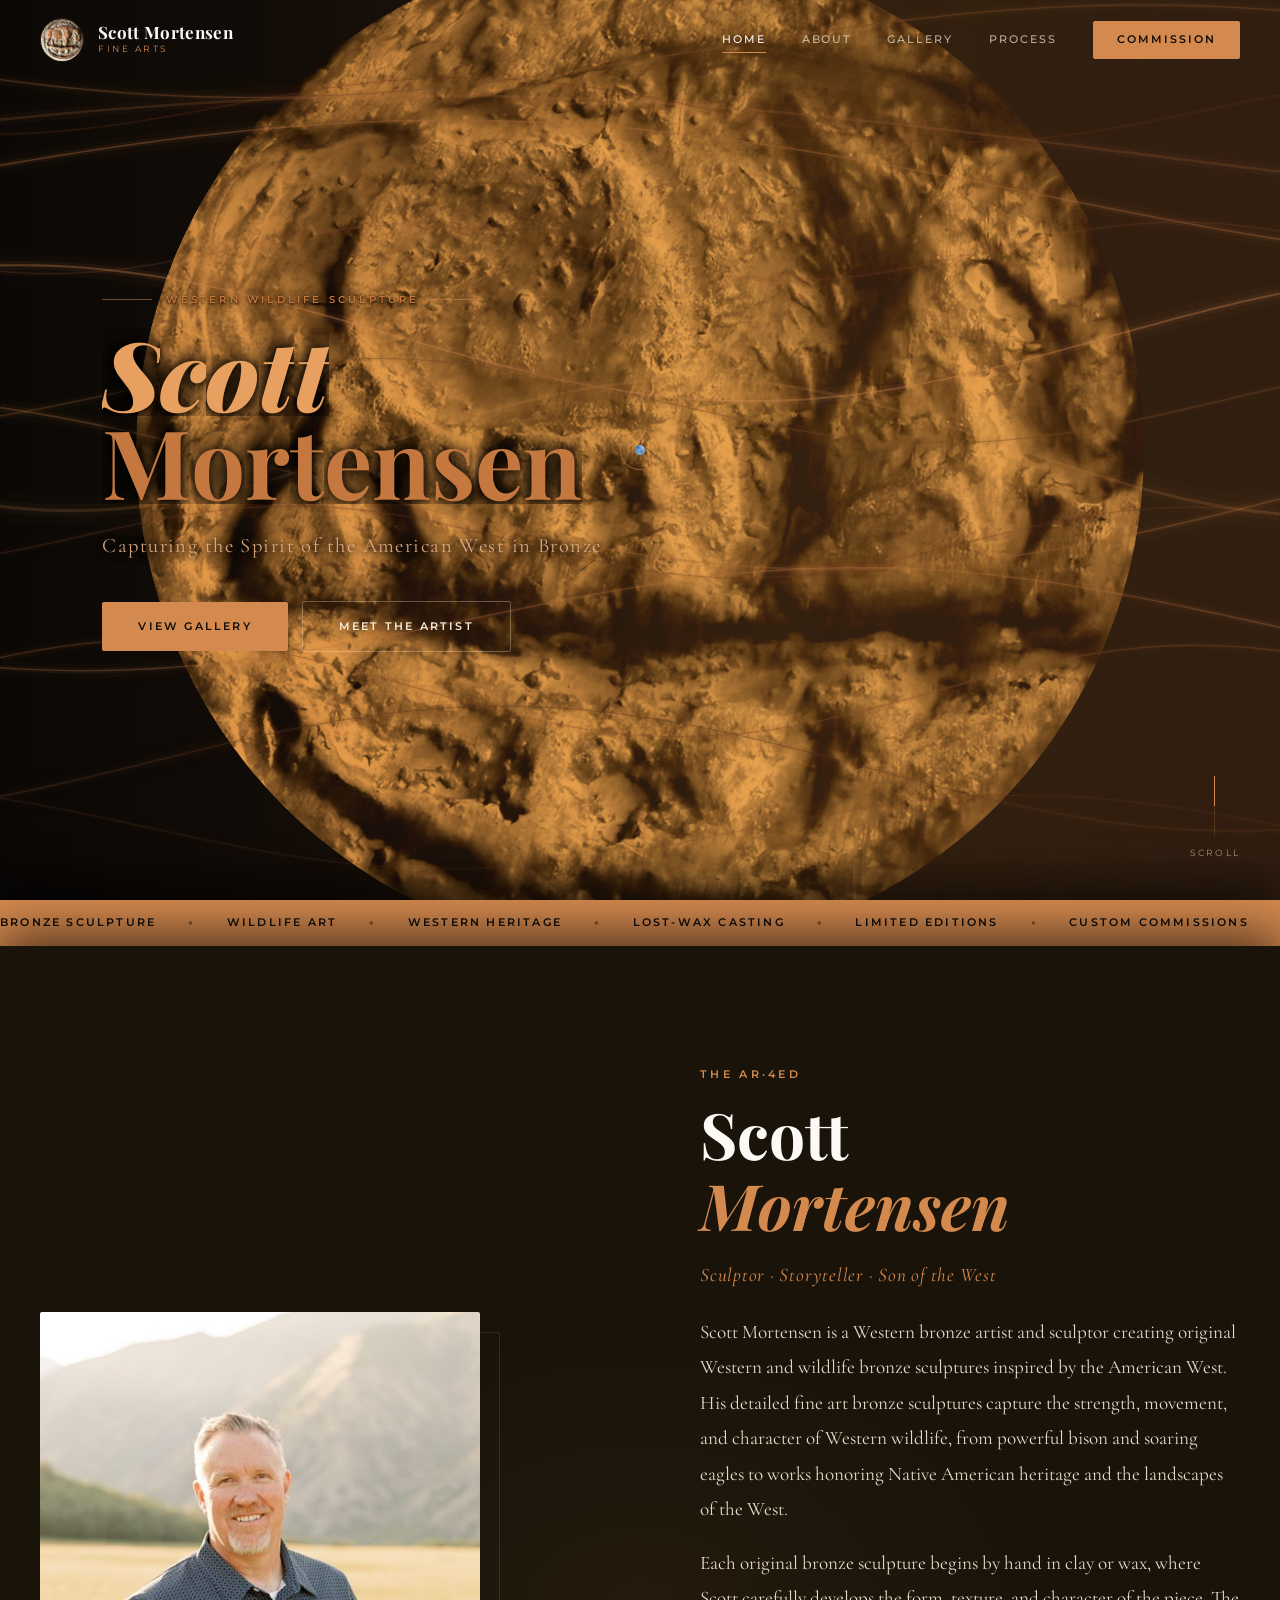
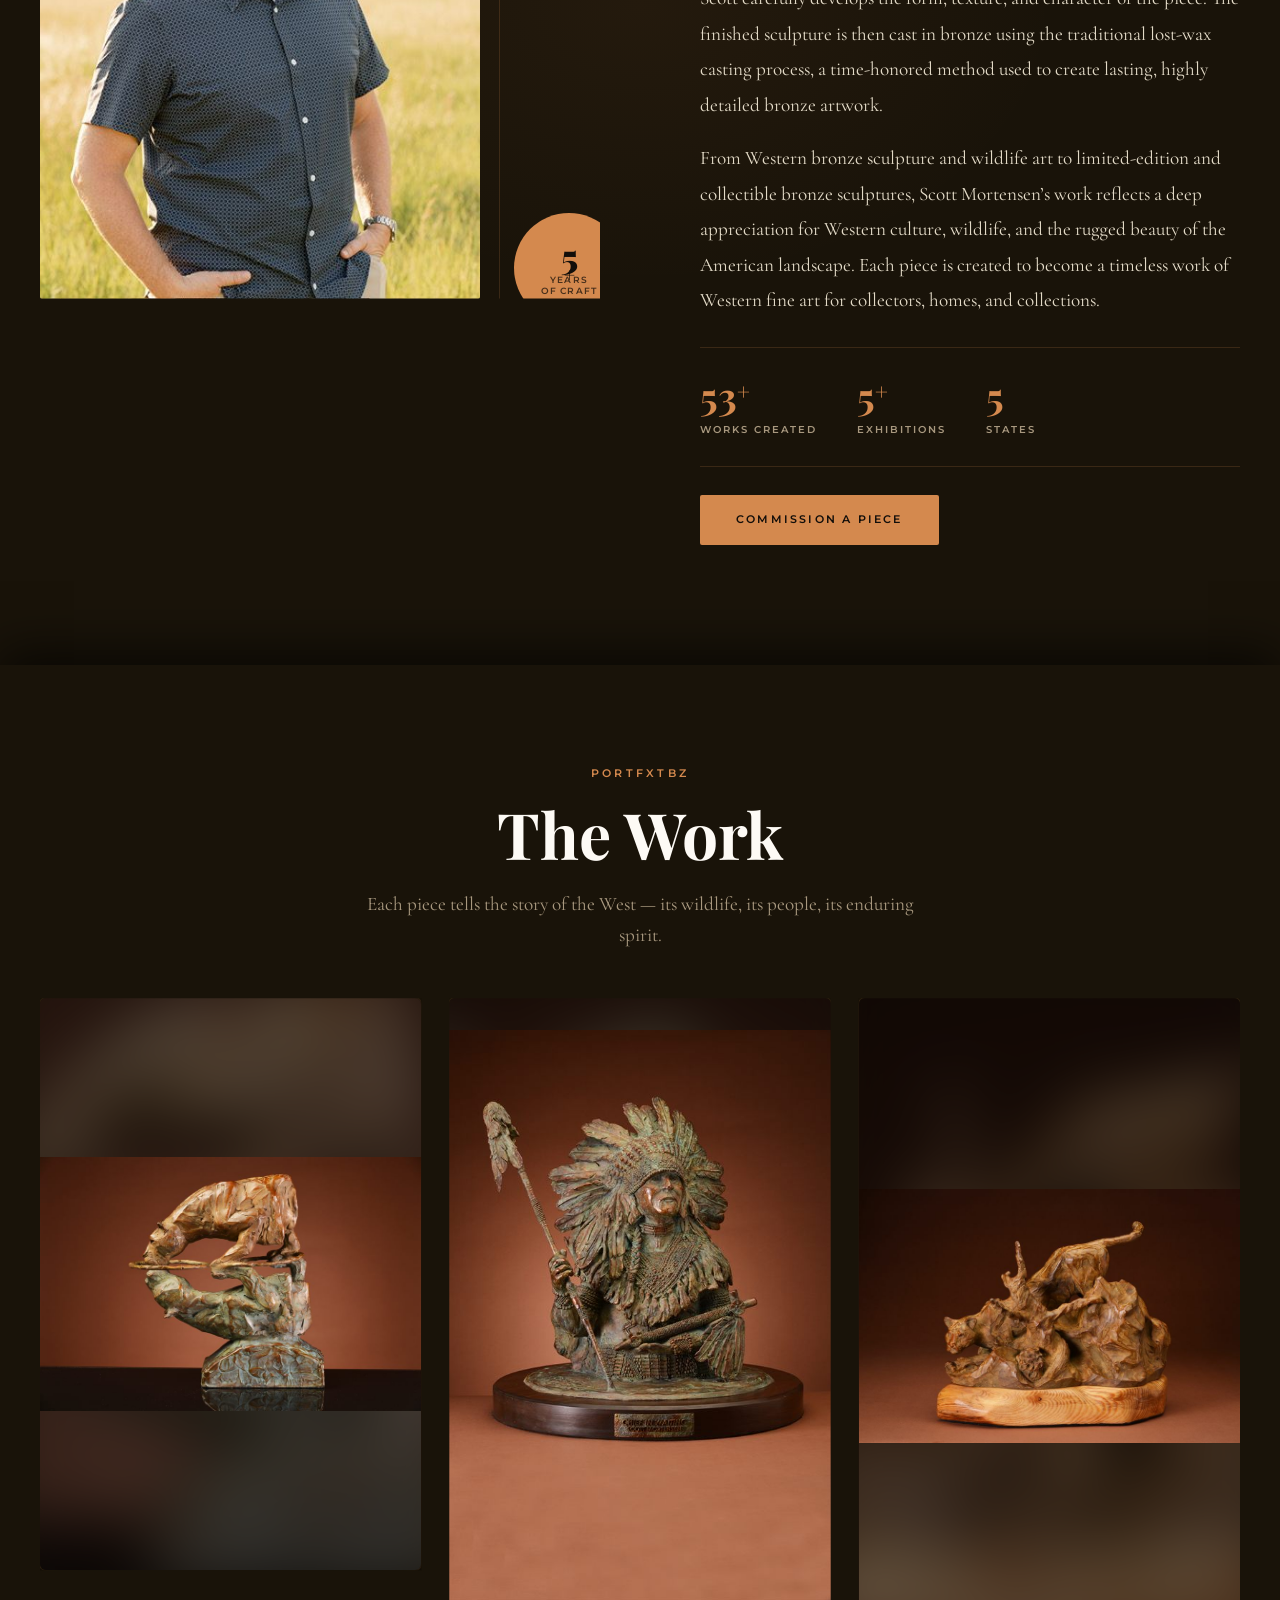
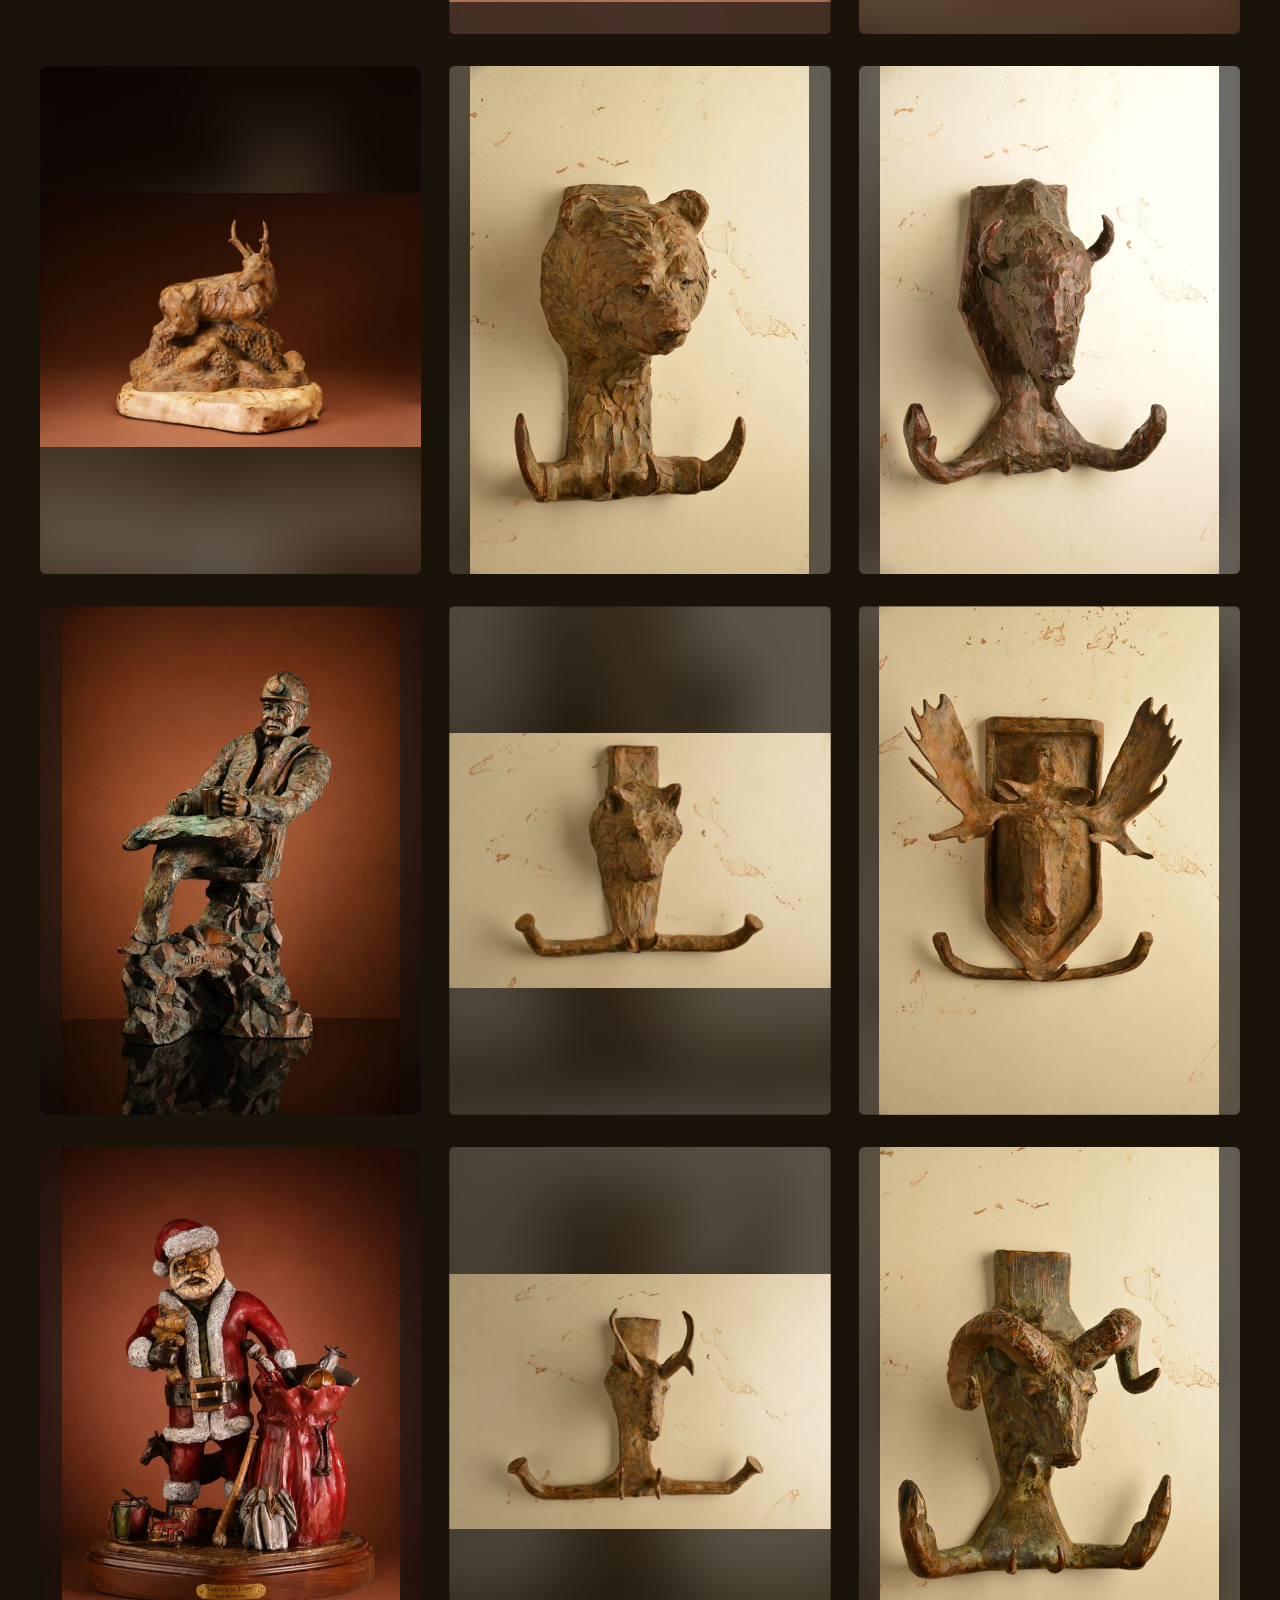
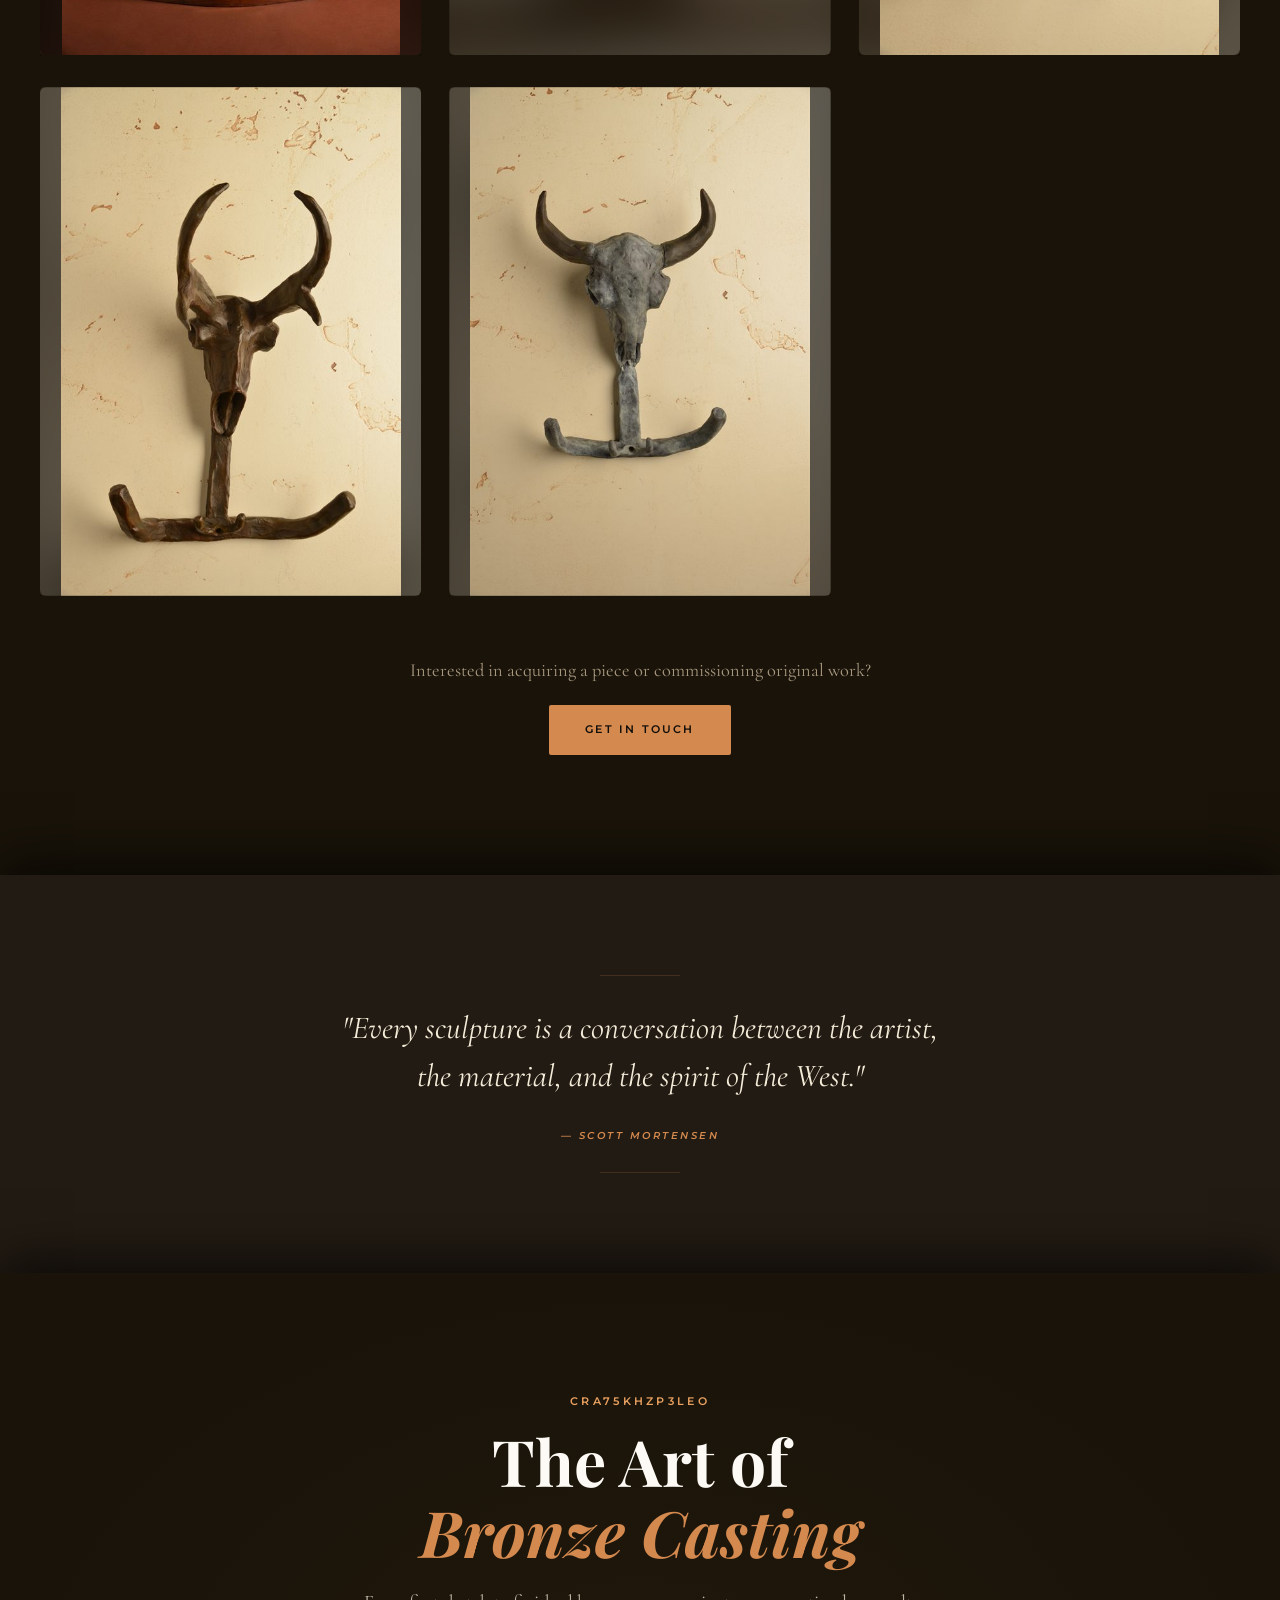
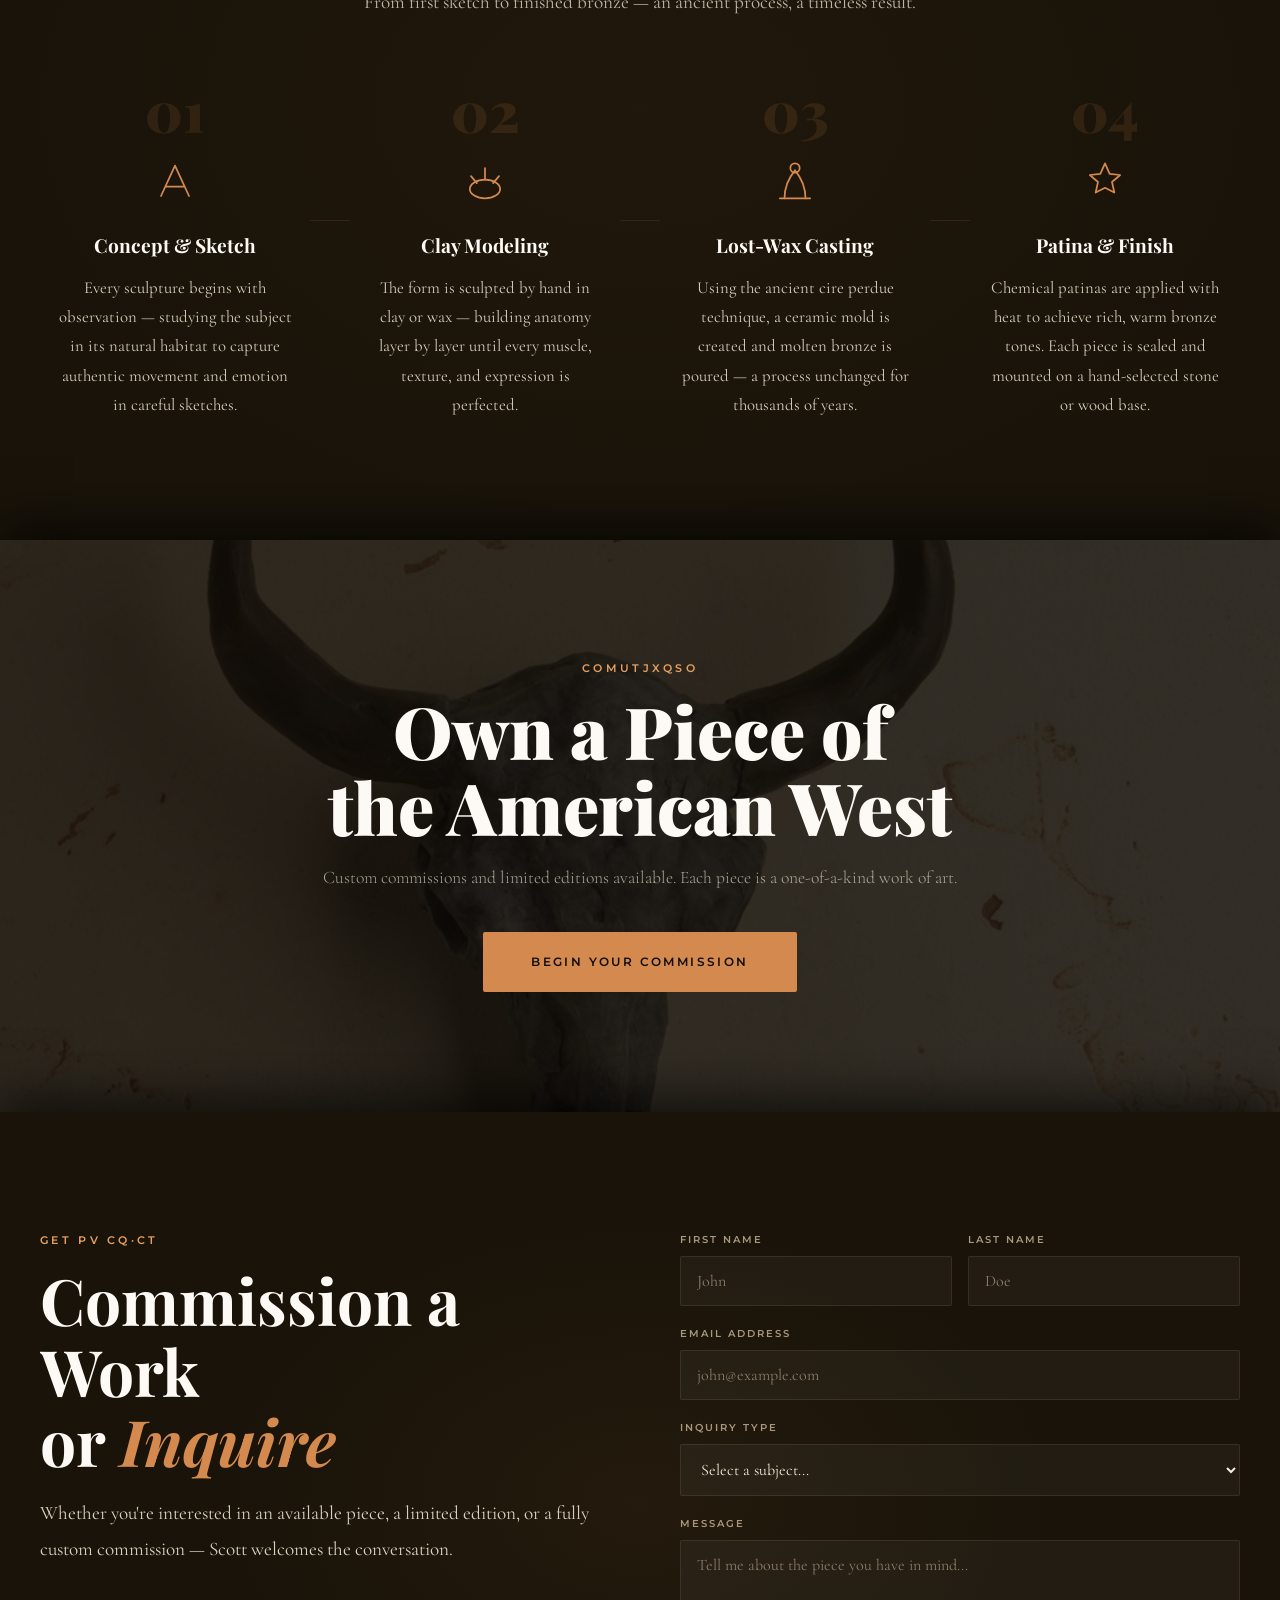
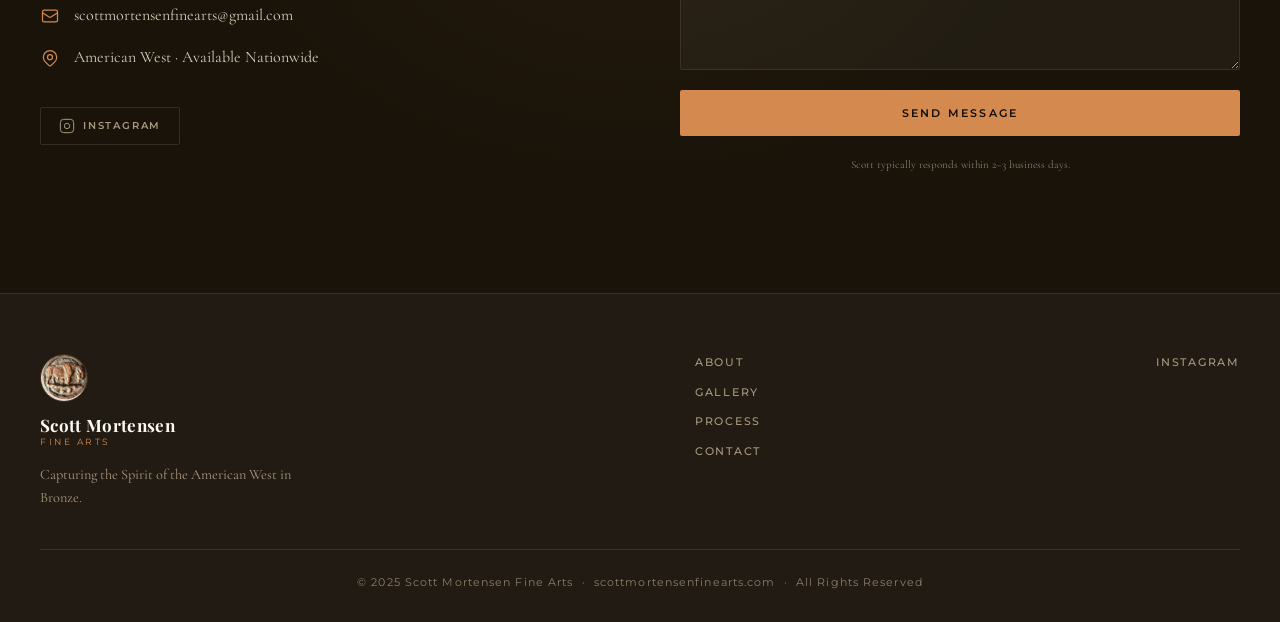
<file: index.html>
<!DOCTYPE html>
<html lang="en">
<head>
  <meta charset="UTF-8">
  <meta name="viewport" content="width=device-width, initial-scale=1.0">
  <title>Scott Mortensen Fine Arts | Western Wildlife Bronze Sculpture</title>
  <meta name="description" content="Scott Mortensen creates intricate western wildlife bronze sculptures capturing the spirit of the American West.">
  <link rel="shortcut icon" href="favicon.ico">
  <link rel="icon" href="favicon.svg" type="image/svg+xml">
  <link rel="icon" href="favicon-32.png" sizes="32x32" type="image/png">
  <link rel="icon" href="favicon-16.png" sizes="16x16" type="image/png">
  <link rel="apple-touch-icon" href="apple-touch-icon.png">
  <link rel="preconnect" href="https://fonts.googleapis.com">
  <link rel="preconnect" href="https://fonts.gstatic.com" crossorigin>
  <link href="https://fonts.googleapis.com/css2?family=Playfair+Display:ital,wght@0,400;0,600;0,700;0,900;1,400;1,700&family=Cormorant+Garamond:ital,wght@0,300;0,400;0,500;0,600;1,300;1,400;1,600&family=Montserrat:wght@300;400;500;600;700&display=swap" rel="stylesheet">
  <link rel="stylesheet" href="styles.css?v=2">
  <!-- The hero sculpture is a CSS background, so the browser can't discover it
       until styles.css parses. Preloading starts the fetch immediately. -->
  <link rel="preload" as="image" href="Photos/web/CoinLogo.jpg" fetchpriority="high">
  <script defer src="https://cloud.umami.is/script.js"
          data-website-id="4f5eaf4e-5e3e-4545-b742-d2fb05e1a911"></script>
</head>
<body>

  <!-- PRELOADER (like Lando's "LOAD NORRIS" intro screen) -->
  <div class="preloader" id="preloader">
    <div class="pl-inner">
      <div class="pl-initials">SM</div>
      <div class="pl-bar"><div class="pl-fill"></div></div>
      <div class="pl-label">Scott Mortensen Fine Arts</div>
    </div>
  </div>

  <!-- CURSOR -->
  <div class="cursor" id="cursor"></div>
  <div class="cursor-follower" id="cursorFollower"></div>

  <!-- NAV -->
  <nav class="nav" id="nav">
    <div class="nav-inner">
      <a href="#home" class="nav-brand">
        <img src="Photos/web/CoinLogo-logo.jpg" width="240" height="240" decoding="async" alt="Scott Mortensen Logo" class="nav-logo-img">
        <div class="brand-text">
          <span class="brand-name">Scott Mortensen</span>
          <span class="brand-sub">Fine Arts</span>
        </div>
      </a>
      <div class="nav-links" id="navLinks">
        <a href="#home" class="nav-link active">Home</a>
        <a href="about.html" class="nav-link">About</a>
        <a href="gallery.html" class="nav-link">Gallery</a>
        <a href="process.html" class="nav-link">Process</a>
        <a href="contact.html" class="nav-link nav-cta">Commission</a>
      </div>
      <button class="nav-hamburger" id="hamburger" aria-label="Toggle menu">
        <span></span><span></span><span></span>
      </button>
    </div>
  </nav>

  <!-- MOBILE MENU -->
  <div class="mobile-menu" id="mobileMenu">
    <div class="mobile-menu-inner">
      <a href="#home" class="mobile-link">Home</a>
      <a href="about.html" class="mobile-link">About</a>
      <a href="gallery.html" class="mobile-link">Gallery</a>
      <a href="process.html" class="mobile-link">Process</a>
      <a href="contact.html" class="mobile-link">Commission</a>
    </div>
  </div>

  <!-- ═══════════════════════════════════════════════════════════
       CINEMATIC HERO — Black BG · Animated brown lines · Indian
       sculpture revealed behind title (Lando-style upward wipe)
       ═══════════════════════════════════════════════════════════ -->
  <section class="hero-cinematic" id="home">
    <!-- Canvas: flowing brown lines on black -->
    <canvas class="hc-canvas" id="hcCanvas"></canvas>

    <!-- Indian sculpture — slides up from below on load -->
    <div class="hc-sculpture" id="hcSculpture"
         style="top:50%; left:50%; right:auto; width:min(88vw,112vh); height:min(88vw,112vh); transform:translate(-50%,-50%);
                background-image:url('Photos/web/CoinLogo.jpg');
                background-size:116%; background-position:center; background-repeat:no-repeat;
                border-radius:50%;
                -webkit-mask-image: radial-gradient(circle at center, black 0%, black 74%, transparent 96%);
                mask-image: radial-gradient(circle at center, black 0%, black 74%, transparent 96%);
                filter: brightness(0.5) sepia(1) saturate(2.5) hue-rotate(-10deg) contrast(1.15);
                mix-blend-mode: screen; opacity:1"></div>

    <!-- Gradient vignette: blends sculpture left + top + bottom into black -->
    <div class="hc-vignette"></div>

    <!-- Title: always on top, left side -->
    <div class="hc-title-wrap">
      <div class="hc-eyebrow-row" data-hero-anim="0">
        <span class="h-line"></span>
        <span class="hc-eyebrow">Western Wildlife Sculpture</span>
        <span class="h-line"></span>
      </div>
      <h1 class="hc-big-title">
        <span class="ht-line"><em>Scott</em></span>
        <span class="ht-line"><strong>Mortensen</strong></span>
      </h1>
      <p class="hc-subtitle" data-hero-anim="2">Capturing the Spirit of the American West in Bronze</p>
      <div class="hc-actions" data-hero-anim="3">
        <a href="gallery.html" class="btn btn-gold">View Gallery</a>
        <a href="about.html" class="btn btn-ghost">Meet the Artist</a>
      </div>
    </div>

    <div class="scroll-ind">
      <div class="scroll-track"><div class="scroll-thumb"></div></div>
      <span>Scroll</span>
    </div>
  </section>

  <!-- MARQUEE
       The track must be EXACTLY two identical copies of the phrase set: the CSS
       animation loops by translating -50%, so anything else lands mid-phrase and
       visibly snaps on every wrap. Add phrases to both halves or neither. -->
  <div class="marquee-wrap">
    <div class="marquee-track">
      <span>Bronze Sculpture</span><span class="dot">◆</span>
      <span>Wildlife Art</span><span class="dot">◆</span>
      <span>Western Heritage</span><span class="dot">◆</span>
      <span>Lost-Wax Casting</span><span class="dot">◆</span>
      <span>Limited Editions</span><span class="dot">◆</span>
      <span>Custom Commissions</span><span class="dot">◆</span>
      <span>Bronze Sculpture</span><span class="dot">◆</span>
      <span>Wildlife Art</span><span class="dot">◆</span>
      <span>Western Heritage</span><span class="dot">◆</span>
      <span>Lost-Wax Casting</span><span class="dot">◆</span>
      <span>Limited Editions</span><span class="dot">◆</span>
      <span>Custom Commissions</span><span class="dot">◆</span>
    </div>
  </div>

  <!-- ABOUT -->
  <section class="about" id="about">
    <div class="about-inner">
      <div class="about-visual" data-reveal>
        <div class="about-frame">
          <div class="about-img" style="background-image:url('Photos/web/ScottPortait.jpg')"></div>
          <div class="about-frame-border"></div>
        </div>
        <div class="about-badge">
          <span class="badge-num" data-count="5">0</span>
          <span class="badge-plus">+</span>
          <span class="badge-lbl">Years<br>of Craft</span>
        </div>
      </div>
      <div class="about-text" data-reveal>
        <p class="eyebrow">The Artist</p>
        <h2 class="section-h2">Scott<br><em>Mortensen</em></h2>
        <p class="about-tagline">Sculptor · Storyteller · Son of the West</p>
        <p class="body-text">Scott Mortensen is a Western bronze artist and sculptor creating original Western and wildlife bronze sculptures inspired by the American West. His detailed fine art bronze sculptures capture the strength, movement, and character of Western wildlife, from powerful bison and soaring eagles to works honoring Native American heritage and the landscapes of the West.</p>
        <p class="body-text">Each original bronze sculpture begins by hand in clay or wax, where Scott carefully develops the form, texture, and character of the piece. The finished sculpture is then cast in bronze using the traditional lost-wax casting process, a time-honored method used to create lasting, highly detailed bronze artwork.</p>
        <p class="body-text">From Western bronze sculpture and wildlife art to limited-edition and collectible bronze sculptures, Scott Mortensen&rsquo;s work reflects a deep appreciation for Western culture, wildlife, and the rugged beauty of the American landscape. Each piece is created to become a timeless work of Western fine art for collectors, homes, and collections.</p>
        <div class="about-stats">
          <div class="stat-item">
            <div class="stat-val"><span class="stat-num" data-count="50">0</span><span class="stat-plus">+</span></div>
            <span class="stat-lbl">Works Created</span>
          </div>
          <div class="stat-item">
            <div class="stat-val"><span class="stat-num" data-count="5">0</span><span class="stat-plus">+</span></div>
            <span class="stat-lbl">Exhibitions</span>
          </div>
          <div class="stat-item">
            <div class="stat-val"><span class="stat-num" data-count="5">0</span></div>
            <span class="stat-lbl">States</span>
          </div>
        </div>
        <a href="contact.html" class="btn btn-gold">Commission a Piece</a>
      </div>
    </div>
  </section>

  <!-- GALLERY -->
  <section class="gallery" id="gallery">
    <div class="gallery-inner">
      <div class="section-header" data-reveal>
        <p class="eyebrow center">Portfolio</p>
        <h2 class="section-h2 center">The Work</h2>
        <p class="section-sub center">Each piece tells the story of the West — its wildlife, its people, its enduring spirit.</p>
      </div>
      <!-- Gallery Grid -->
      <div class="gallery-grid" id="galleryGrid">

        <!-- Row 1: Full-width feature + small -->
        <a class="g-link" href="piece.html?id=reflection">
        <div class="g-item g-feature" data-cat="wildlife">
          <div class="g-img" style="--img:url('Photos/web/LionDrinking-800.jpg')"></div>
          <div class="g-overlay">
            <span class="g-cat">Wildlife</span>
            <h3>Reflection</h3>
            <p>Patinated Bronze · Limited Edition</p><span class="g-price">$3,500</span>
          </div>
        </div>
        </a>

        <a class="g-link" href="piece.html?id=chief-in-waiting">
        <div class="g-item g-tall" data-cat="native">
          <div class="g-img" style="--img:url('Photos/web/Indian-800.jpg')"></div>
          <div class="g-overlay">
            <span class="g-cat">Native Heritage</span>
            <h3>Chief in Waiting</h3>
            <p>Bronze · Limited Edition</p><span class="g-price">$7,100</span>
          </div>
        </div>
        </a>

        <a class="g-link" href="piece.html?id=on-the-prowl">
        <div class="g-item g-tall" data-cat="wildlife">
          <div class="g-img" style="--img:url('Photos/web/MountainLion-800.jpg')"></div>
          <div class="g-overlay">
            <span class="g-cat">Wildlife</span>
            <h3>On the Prowl</h3>
            <p>Patinated Bronze · Limited Edition</p><span class="g-price">$4,200</span>
          </div>
        </div>
        </a>

        <a class="g-link" href="piece.html?id=i-see-you">
        <div class="g-item" data-cat="wildlife">
          <div class="g-img" style="--img:url('Photos/web/ProngHorn-800.jpg')"></div>
          <div class="g-overlay">
            <span class="g-cat">Wildlife</span>
            <h3>I See You</h3>
            <p>Patinated Bronze · Limited Edition</p><span class="g-price">$4,200</span>
          </div>
        </div>
        </a>

        <!-- Row 2: Three standard -->
        <a class="g-link" href="piece.html?id=the-bear">
        <div class="g-item" data-cat="coatrack">
          <div class="g-img" style="--img:url('Photos/web/BearCoatRack-800.jpg')"></div>
          <div class="g-overlay">
            <span class="g-cat">Coat Rack</span>
            <h3>The Bear</h3>
            <p>Bronze Coat Rack · Functional Art</p><span class="g-price">$3,400</span>
          </div>
        </div>
        </a>

        <a class="g-link" href="piece.html?id=the-bison">
        <div class="g-item" data-cat="coatrack">
          <div class="g-img" style="--img:url('Photos/web/BisonCoatRack-800.jpg')"></div>
          <div class="g-overlay">
            <span class="g-cat">Coat Rack</span>
            <h3>The Bison</h3>
            <p>Bronze Coat Rack · Functional Art</p><span class="g-price">$3,400</span>
          </div>
        </div>
        </a>

        <a class="g-link" href="piece.html?id=mine-boss">
        <div class="g-item" data-cat="western">
          <div class="g-img" style="--img:url('Photos/web/MineBoss-800.jpg')"></div>
          <div class="g-overlay">
            <span class="g-cat">Western</span>
            <h3>Mine Boss</h3>
            <p>Bronze · Historical Series</p><span class="g-price">$3,600</span>
          </div>
        </div>
        </a>

        <!-- Row 3: Wide + tall stack -->
        <a class="g-link" href="piece.html?id=the-wolf">
        <div class="g-item" data-cat="coatrack">
          <div class="g-img" style="--img:url('Photos/web/WolfCoatRack-800.jpg')"></div>
          <div class="g-overlay">
            <span class="g-cat">Coat Rack</span>
            <h3>The Wolf</h3>
            <p>Bronze Coat Rack · Functional Art</p><span class="g-price">$3,400</span>
          </div>
        </div>
        </a>

        <a class="g-link" href="piece.html?id=the-moose">
        <div class="g-item" data-cat="coatrack">
          <div class="g-img" style="--img:url('Photos/web/MooseCoatRack-800.jpg')"></div>
          <div class="g-overlay">
            <span class="g-cat">Coat Rack</span>
            <h3>The Moose</h3>
            <p>Bronze Coat Rack · Functional Art</p><span class="g-price">$3,400</span>
          </div>
        </div>
        </a>

        <a class="g-link" href="piece.html?id=coming-to-town">
        <div class="g-item" data-cat="western">
          <div class="g-img" style="--img:url('Photos/web/Santa-800.jpg')"></div>
          <div class="g-overlay">
            <span class="g-cat">Western</span>
            <h3>Coming to Town</h3>
            <p>Painted Bronze · Holiday Series</p><span class="g-price">$5,500</span>
          </div>
        </div>
        </a>

        <!-- Row 4: More coat racks & wall pieces -->
        <a class="g-link" href="piece.html?id=the-elk">
        <div class="g-item" data-cat="coatrack">
          <div class="g-img" style="--img:url('Photos/web/DSC_5958-800.jpg')"></div>
          <div class="g-overlay">
            <span class="g-cat">Coat Rack</span>
            <h3>The Pronghorn</h3>
            <p>Bronze Coat Rack · Functional Art</p><span class="g-price">Price on request</span>
          </div>
        </div>
        </a>

        <a class="g-link" href="piece.html?id=the-ram">
        <div class="g-item" data-cat="coatrack">
          <div class="g-img" style="--img:url('Photos/web/IMG_1643-800.jpg')"></div>
          <div class="g-overlay">
            <span class="g-cat">Coat Rack</span>
            <h3>The Ram</h3>
            <p>Bronze Coat Rack · Functional Art</p><span class="g-price">$3,400</span>
          </div>
        </div>
        </a>

        <a class="g-link" href="piece.html?id=pronghorn-skull">
        <div class="g-item" data-cat="coatrack">
          <div class="g-img" style="--img:url('Photos/web/IMG_1635-800.jpg')"></div>
          <div class="g-overlay">
            <span class="g-cat">Coat Rack</span>
            <h3>Pronghorn Skull</h3>
            <p>Bronze Coat Rack</p><span class="g-price">$2,500</span>
          </div>
        </div>
        </a>

        <a class="g-link" href="piece.html?id=bison-skull">
        <div class="g-item" data-cat="coatrack">
          <div class="g-img" style="--img:url('Photos/web/DSC_5857-800.jpg')"></div>
          <div class="g-overlay">
            <span class="g-cat">Coat Rack</span>
            <h3>Bison Skull</h3>
            <p>Bronze Wall Sculpture</p><span class="g-price">$2,500</span>
          </div>
        </div>
        </a>

      </div>

      <div class="gallery-cta" data-reveal>
        <p>Interested in acquiring a piece or commissioning original work?</p>
        <a href="contact.html" class="btn btn-gold">Get in Touch</a>
      </div>
    </div>
  </section>

  <!-- PULL QUOTE -->
  <section class="pullquote">
    <div class="pq-inner" data-reveal>
      <div class="pq-line"></div>
      <blockquote>
        "Every sculpture is a conversation between the artist,<br>the material, and the spirit of the West."
      </blockquote>
      <cite>— Scott Mortensen</cite>
      <div class="pq-line"></div>
    </div>
  </section>

  <!-- PROCESS -->
  <section class="process" id="process">
    <div class="process-bg"></div>
    <div class="process-inner">
      <div class="section-header" data-reveal>
        <p class="eyebrow center light">Craftsmanship</p>
        <h2 class="section-h2 center light">The Art of<br><em>Bronze Casting</em></h2>
        <p class="section-sub center light">From first sketch to finished bronze — an ancient process, a timeless result.</p>
      </div>
      <div class="process-steps">
        <div class="process-step" data-reveal>
          <div class="ps-num">01</div>
          <div class="ps-content">
            <div class="ps-icon">
              <svg viewBox="0 0 48 48" fill="none"><path d="M12 36L24 10l12 26M16 28h16" stroke="currentColor" stroke-width="1.5" stroke-linecap="round" stroke-linejoin="round"/></svg>
            </div>
            <h3>Concept & Sketch</h3>
            <p>Every sculpture begins with observation — studying the subject in its natural habitat to capture authentic movement and emotion in careful sketches.</p>
          </div>
        </div>
        <div class="ps-connector" data-reveal></div>
        <div class="process-step" data-reveal>
          <div class="ps-num">02</div>
          <div class="ps-content">
            <div class="ps-icon">
              <svg viewBox="0 0 48 48" fill="none"><ellipse cx="24" cy="30" rx="13" ry="8" stroke="currentColor" stroke-width="1.5"/><path d="M24 22V12M17 25l-5-6M31 25l5-6" stroke="currentColor" stroke-width="1.5" stroke-linecap="round"/></svg>
            </div>
            <h3>Clay Modeling</h3>
            <p>The form is sculpted by hand in clay or wax — building anatomy layer by layer until every muscle, texture, and expression is perfected.</p>
          </div>
        </div>
        <div class="ps-connector" data-reveal></div>
        <div class="process-step" data-reveal>
          <div class="ps-num">03</div>
          <div class="ps-content">
            <div class="ps-icon">
              <svg viewBox="0 0 48 48" fill="none"><path d="M15 38c0-9 4-18 9-24 5 6 9 15 9 24" stroke="currentColor" stroke-width="1.5" stroke-linecap="round"/><path d="M11 38h26" stroke="currentColor" stroke-width="1.5" stroke-linecap="round"/><circle cx="24" cy="12" r="4" stroke="currentColor" stroke-width="1.5"/></svg>
            </div>
            <h3>Lost-Wax Casting</h3>
            <p>Using the ancient cire perdue technique, a ceramic mold is created and molten bronze is poured — a process unchanged for thousands of years.</p>
          </div>
        </div>
        <div class="ps-connector" data-reveal></div>
        <div class="process-step" data-reveal>
          <div class="ps-num">04</div>
          <div class="ps-content">
            <div class="ps-icon">
              <svg viewBox="0 0 48 48" fill="none"><path d="M24 8l4 9 9 1-7 6 2 9-8-4-8 4 2-9-7-6 9-1z" stroke="currentColor" stroke-width="1.5" stroke-linejoin="round"/></svg>
            </div>
            <h3>Patina & Finish</h3>
            <p>Chemical patinas are applied with heat to achieve rich, warm bronze tones. Each piece is sealed and mounted on a hand-selected stone or wood base.</p>
          </div>
        </div>
      </div>
    </div>
  </section>

  <!-- TESTIMONIALS — hidden for now (placeholder quotes; uncomment to restore)
  <section class="testimonials">
    <div class="test-inner">
      <div class="section-header" data-reveal>
        <p class="eyebrow center">Collectors</p>
        <h2 class="section-h2 center">In Their Words</h2>
      </div>
      <div class="test-grid">
        <div class="test-card" data-reveal>
          <div class="t-quote-mark">"</div>
          <p class="t-text">Scott's sculptures don't just sit on a shelf — they fill the room with energy. The detail in his wildlife pieces is extraordinary. Our bison sculpture is the centerpiece of our home.</p>
          <div class="t-author">
            <div class="t-bar"></div>
            <div>
              <span class="t-name">James &amp; Carol H.</span>
              <span class="t-loc">Scottsdale, AZ</span>
            </div>
          </div>
        </div>
        <div class="test-card featured-test" data-reveal>
          <div class="t-quote-mark">"</div>
          <p class="t-text">I commissioned Scott to create a piece honoring my grandfather's ranch. What he delivered moved me to tears. His ability to translate a story into bronze is unmatched.</p>
          <div class="t-author">
            <div class="t-bar"></div>
            <div>
              <span class="t-name">Robert T.</span>
              <span class="t-loc">Jackson Hole, WY</span>
            </div>
          </div>
        </div>
        <div class="test-card" data-reveal>
          <div class="t-quote-mark">"</div>
          <p class="t-text">We've collected western art for 30 years. Scott Mortensen is among the finest sculptors working today. His pieces hold their value and continue to appreciate with time.</p>
          <div class="t-author">
            <div class="t-bar"></div>
            <div>
              <span class="t-name">The Worthington Collection</span>
              <span class="t-loc">Denver, CO</span>
            </div>
          </div>
        </div>
      </div>
    </div>
  </section>
  -->

  <!-- CTA BAND -->
  <section class="cta-band">
    <div class="ctab-bg" style="background-image:url('Photos/web/DSC_5857.jpg')"></div>
    <div class="ctab-overlay"></div>
    <div class="ctab-inner" data-reveal>
      <p class="eyebrow light center">Commission</p>
      <h2 class="ctab-title">Own a Piece of<br>the American West</h2>
      <p class="ctab-sub">Custom commissions and limited editions available. Each piece is a one-of-a-kind work of art.</p>
      <a href="contact.html" class="btn btn-gold btn-lg">Begin Your Commission</a>
    </div>
  </section>

  <!-- CONTACT -->
  <section class="contact" id="contact">
    <div class="contact-inner">
      <div class="contact-left" data-reveal>
        <p class="eyebrow light">Get in Touch</p>
        <h2 class="section-h2 light">Commission a Work<br>or <em>Inquire</em></h2>
        <p class="body-text light">Whether you're interested in an available piece, a limited edition, or a fully custom commission — Scott welcomes the conversation.</p>
        <div class="c-details">
          <div class="c-detail">
            <svg viewBox="0 0 24 24" fill="none" stroke="currentColor" stroke-width="1.5"><path d="M3 8l7.89 5.26a2 2 0 002.22 0L21 8M5 19h14a2 2 0 002-2V7a2 2 0 00-2-2H5a2 2 0 00-2 2v10a2 2 0 002 2z"/></svg>
            <span>scottmortensenfinearts@gmail.com</span>
          </div>
          <div class="c-detail">
            <svg viewBox="0 0 24 24" fill="none" stroke="currentColor" stroke-width="1.5"><path d="M17.657 16.657L13.414 20.9a2 2 0 01-2.827 0l-4.244-4.243a8 8 0 1111.314 0z"/><path d="M15 11a3 3 0 11-6 0 3 3 0 016 0z"/></svg>
            <span>American West · Available Nationwide</span>
          </div>
        </div>
        <div class="social-row">
          <a href="https://www.instagram.com/scottmortensenfinearts" target="_blank" class="soc-btn">
            <svg viewBox="0 0 24 24" fill="none" stroke="currentColor" stroke-width="1.5"><rect x="2" y="2" width="20" height="20" rx="5"/><path d="M16 11.37A4 4 0 1112.63 8 4 4 0 0116 11.37z"/><line x1="17.5" y1="6.5" x2="17.51" y2="6.5"/></svg>
            Instagram
          </a>
        </div>
      </div>
      <div class="contact-right" data-reveal>
        <form class="c-form" id="contactForm">
          <div class="form-row2">
            <div class="form-field">
              <label>First Name</label>
              <input type="text" name="firstName" placeholder="John" required>
            </div>
            <div class="form-field">
              <label>Last Name</label>
              <input type="text" name="lastName" placeholder="Doe" required>
            </div>
          </div>
          <div class="form-field">
            <label>Email Address</label>
            <input type="email" name="email" placeholder="john@example.com" required>
          </div>
          <div class="form-field">
            <label>Inquiry Type</label>
            <select name="inquiryType">
              <option value="">Select a subject...</option>
              <option>Commission Inquiry</option>
              <option>Available Works</option>
              <option>Gallery / Exhibition</option>
              <option>General Question</option>
            </select>
          </div>
          <div class="form-field">
            <label>Message</label>
            <textarea name="message" rows="5" placeholder="Tell me about the piece you have in mind..." required></textarea>
          </div>
          <button type="submit" class="btn btn-gold full-w">Send Message</button>
          <p class="form-note">Scott typically responds within 2–3 business days.</p>
        </form>
        <div class="form-success" id="formSuccess">
          <div class="s-icon">✓</div>
          <h3>Message Sent</h3>
          <p>Thank you for reaching out. Scott will be in touch with you soon.</p>
        </div>
      </div>
    </div>
  </section>

  <!-- FOOTER -->
  <footer class="footer">
    <div class="footer-inner">
      <div class="footer-brand">
        <img src="Photos/web/CoinLogo-logo.jpg" width="240" height="240" decoding="async" alt="Logo" class="footer-logo-img">
        <div class="footer-brand-text">
          <span class="brand-name">Scott Mortensen</span>
          <span class="brand-sub">Fine Arts</span>
        </div>
        <p class="footer-tagline">Capturing the Spirit of the American West in Bronze.</p>
      </div>
      <nav class="footer-nav">
        <a href="about.html">About</a>
        <a href="gallery.html">Gallery</a>
        <a href="process.html">Process</a>
        <a href="contact.html">Contact</a>
      </nav>
      <div class="footer-soc">
        <a href="https://www.instagram.com/scottmortensenfinearts" target="_blank">Instagram</a>
      </div>
    </div>
    <div class="footer-bottom">
      <p>&copy; 2025 Scott Mortensen Fine Arts &nbsp;·&nbsp; scottmortensenfinearts.com &nbsp;·&nbsp; All Rights Reserved</p>
    </div>
  </footer>

  <script src="script.js?v=3"></script>
</body>
</html>
</file>
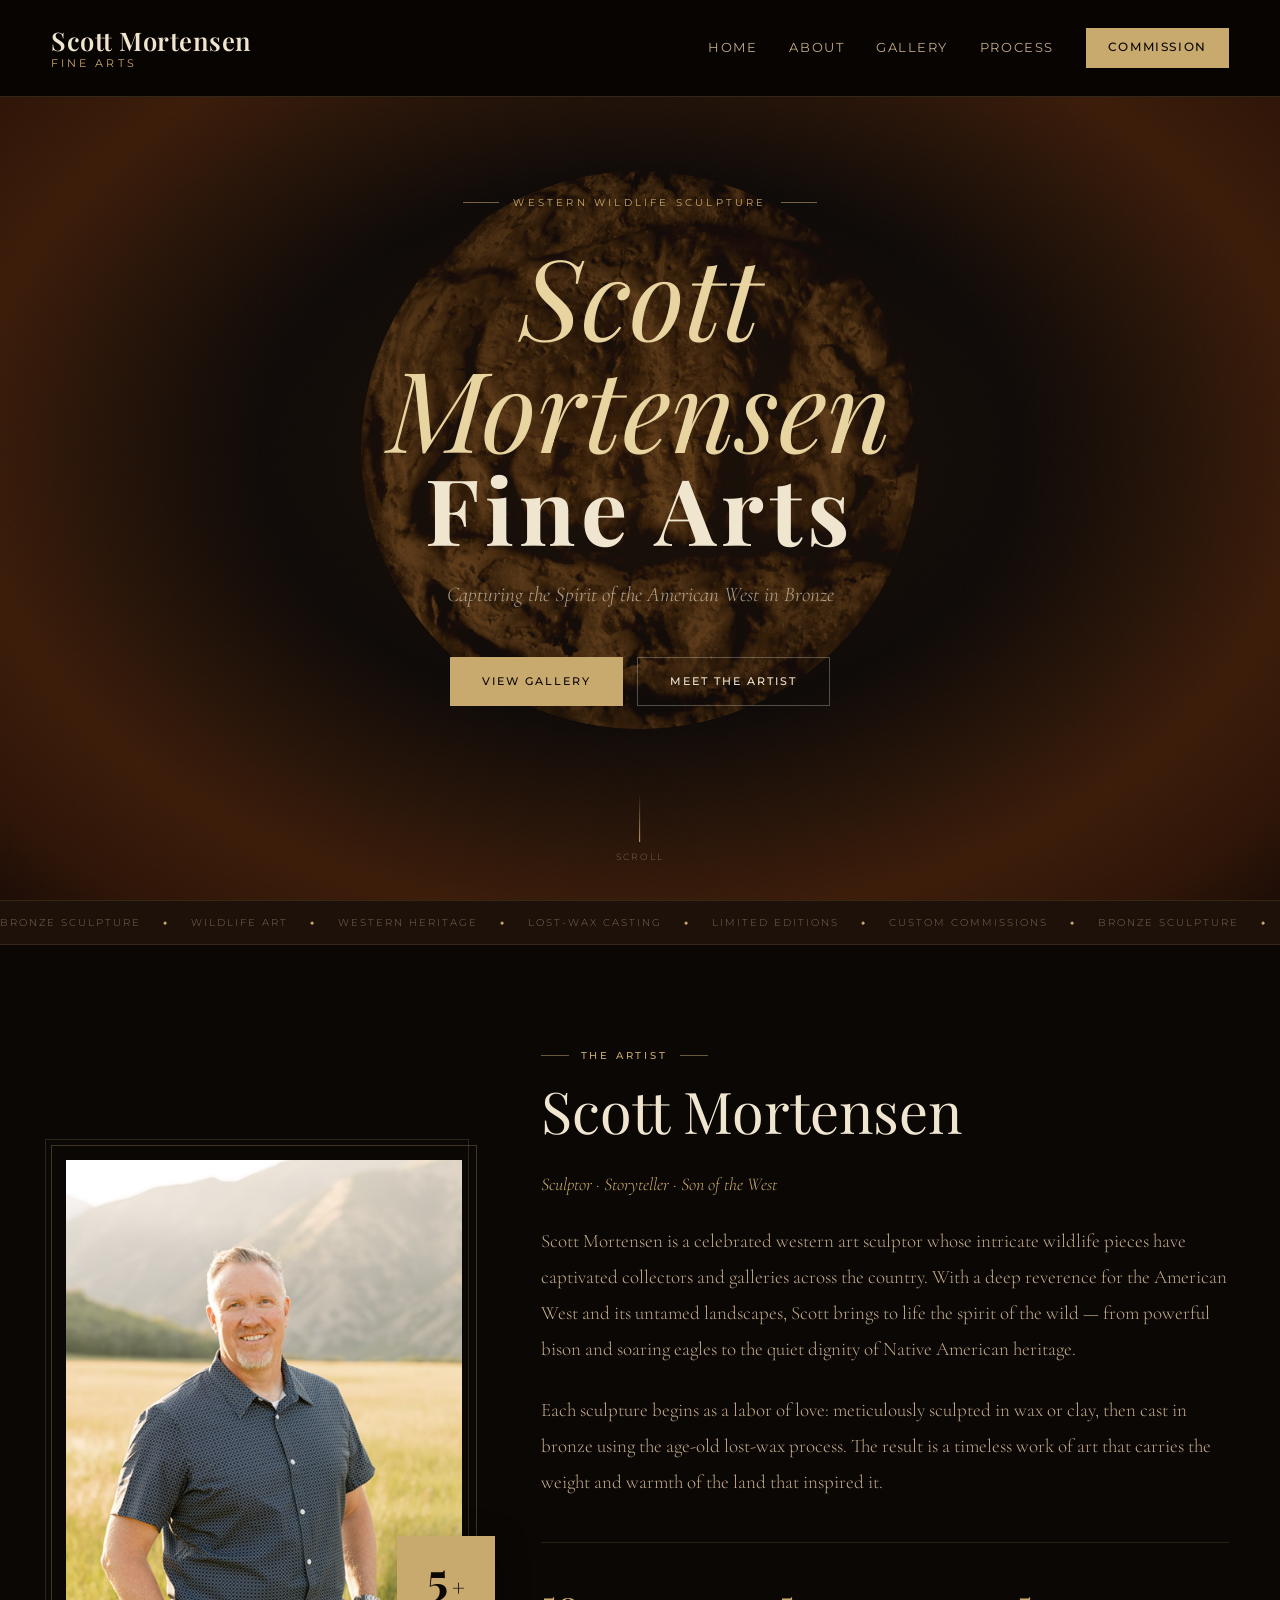
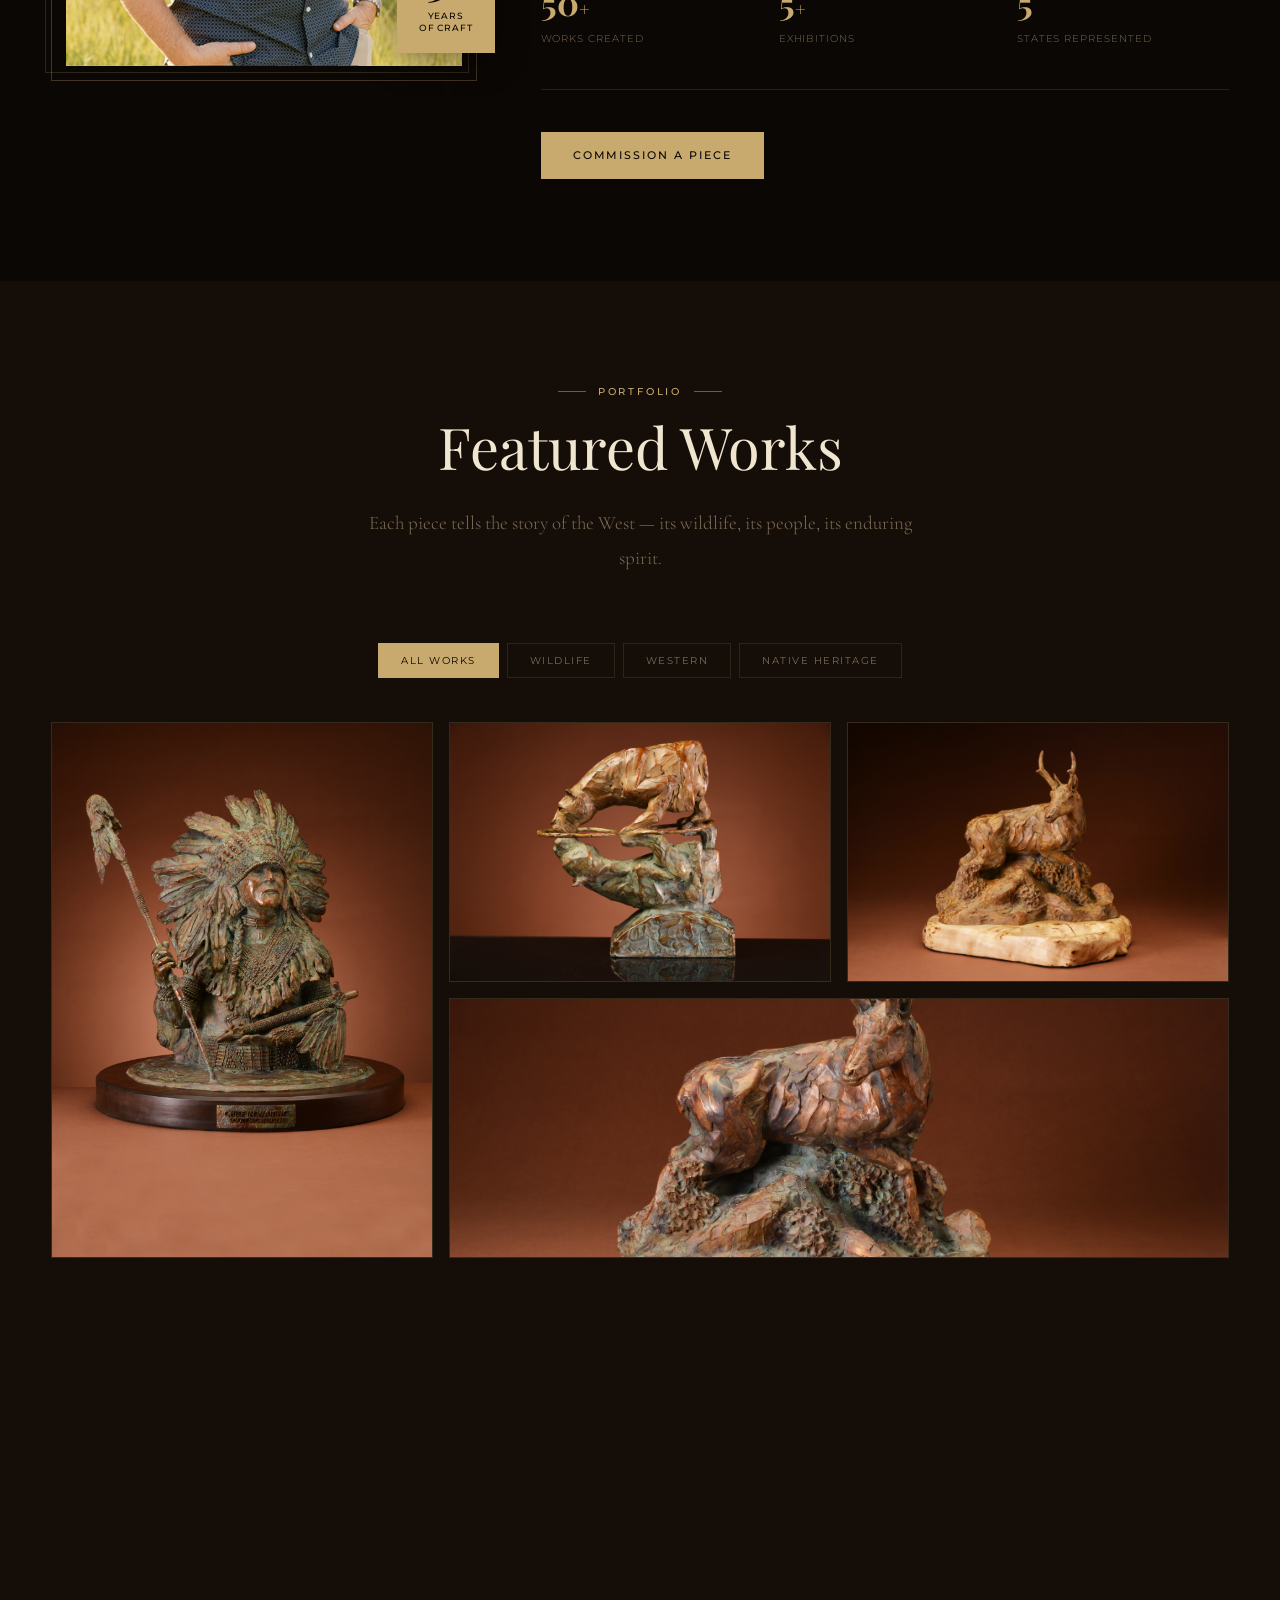
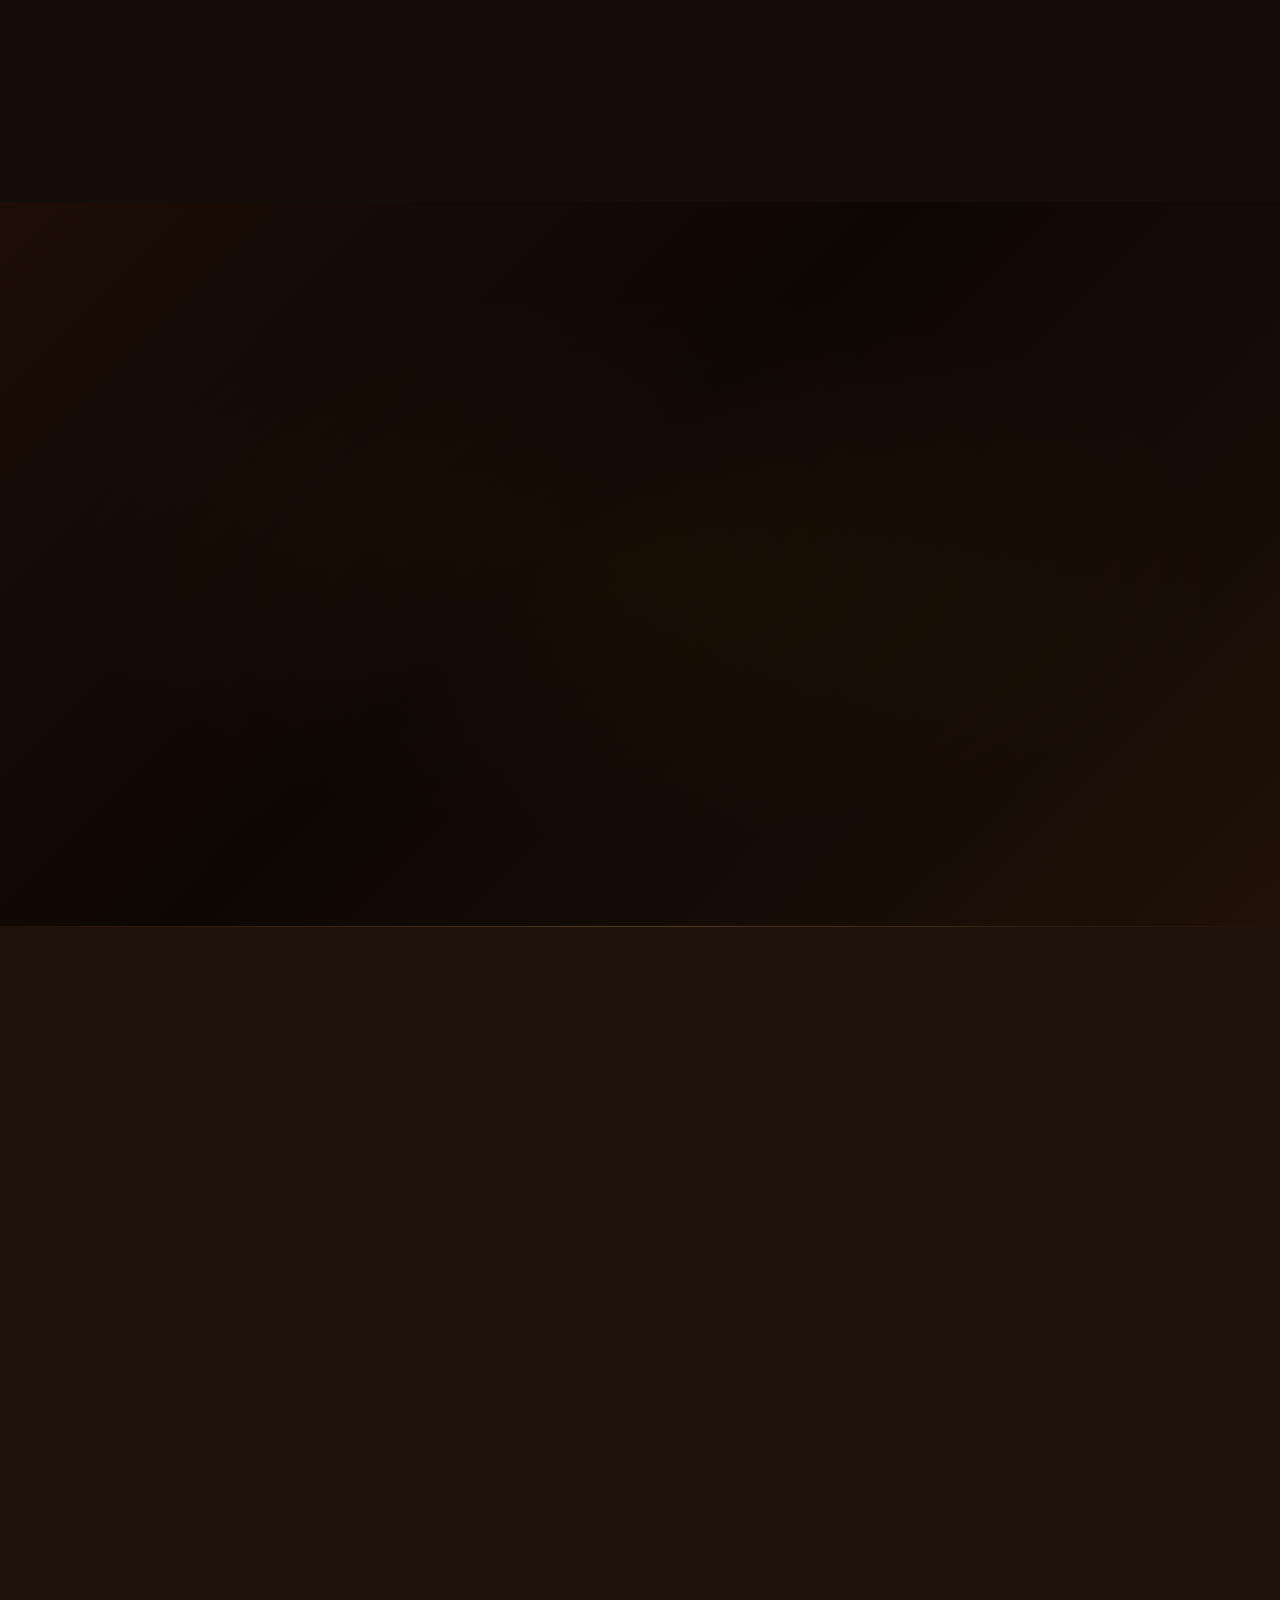
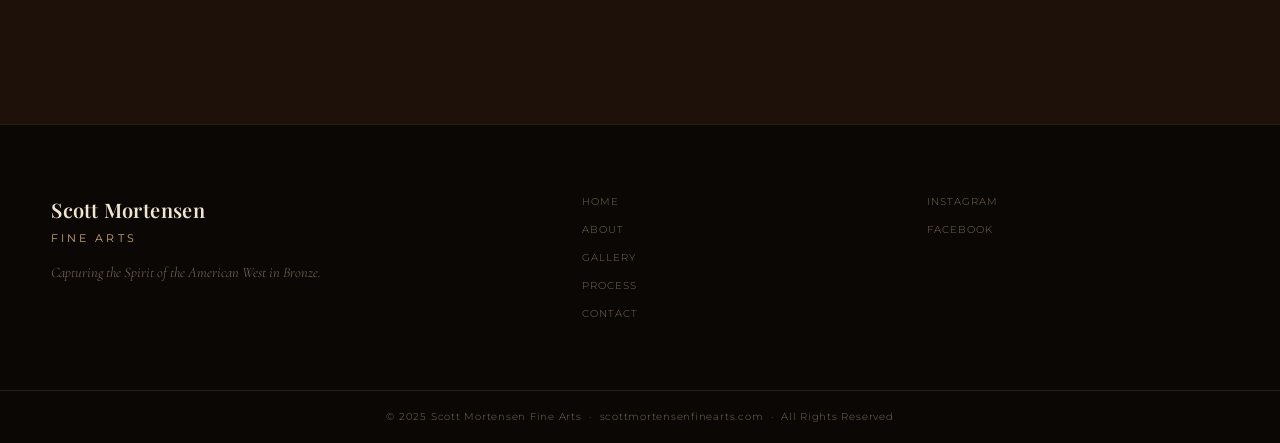
<file: old/index.html>
<!DOCTYPE html>
<html lang="en">
<head>
  <meta charset="UTF-8">
  <meta name="viewport" content="width=device-width, initial-scale=1.0">
  <title>Scott Mortensen Fine Arts | Western Wildlife Bronze Sculpture</title>
  <meta name="description" content="Scott Mortensen creates intricate western wildlife bronze sculptures capturing the spirit of the American West.">
  <link rel="preconnect" href="https://fonts.googleapis.com">
  <link rel="preconnect" href="https://fonts.gstatic.com" crossorigin>
  <link href="https://fonts.googleapis.com/css2?family=Playfair+Display:ital,wght@0,400;0,600;0,700;1,400;1,600&family=Cormorant+Garamond:ital,wght@0,300;0,400;0,500;1,300;1,400&family=Montserrat:wght@300;400;500;600&display=swap" rel="stylesheet">
  <link rel="stylesheet" href="styles.css">
</head>
<body>

  <!-- NAV -->
  <nav class="nav" id="nav">
    <div class="nav-inner">
      <a href="#home" class="nav-brand">
        <span class="brand-name">Scott Mortensen</span>
        <span class="brand-sub">Fine Arts</span>
      </a>
      <div class="nav-links" id="navLinks">
        <a href="#home" class="nav-link">Home</a>
        <a href="#about" class="nav-link">About</a>
        <a href="#gallery" class="nav-link">Gallery</a>
        <a href="#process" class="nav-link">Process</a>
        <a href="#contact" class="nav-link nav-cta">Commission</a>
      </div>
      <button class="nav-hamburger" id="hamburger" aria-label="Toggle menu">
        <span></span><span></span><span></span>
      </button>
    </div>
  </nav>

  <!-- MOBILE MENU -->
  <div class="mobile-menu" id="mobileMenu">
    <a href="#home" class="mobile-link">Home</a>
    <a href="#about" class="mobile-link">About</a>
    <a href="#gallery" class="mobile-link">Gallery</a>
    <a href="#process" class="mobile-link">Process</a>
    <a href="#contact" class="mobile-link">Commission</a>
  </div>

  <!-- HERO -->
  <section class="hero" id="home">
    <div class="hero-bg">
      <div class="hero-coin"></div>
    </div>
    <div class="hero-content">
      <div class="hero-label">
        <span class="h-line"></span>
        <span>Western Wildlife Sculpture</span>
        <span class="h-line"></span>
      </div>
      <h1 class="hero-title">
        <em>Scott Mortensen</em>
        <strong>Fine Arts</strong>
      </h1>
      <p class="hero-sub">Capturing the Spirit of the American West in Bronze</p>
      <div class="hero-actions">
        <a href="#gallery" class="btn btn-gold">View Gallery</a>
        <a href="#about" class="btn btn-ghost">Meet the Artist</a>
      </div>
    </div>
    <div class="scroll-ind">
      <div class="scroll-bar"></div>
      <span>Scroll</span>
    </div>
  </section>

  <!-- MARQUEE -->
  <div class="marquee-wrap">
    <div class="marquee-track">
      <span>Bronze Sculpture</span><span class="dot">◆</span>
      <span>Wildlife Art</span><span class="dot">◆</span>
      <span>Western Heritage</span><span class="dot">◆</span>
      <span>Lost-Wax Casting</span><span class="dot">◆</span>
      <span>Limited Editions</span><span class="dot">◆</span>
      <span>Custom Commissions</span><span class="dot">◆</span>
      <span>Bronze Sculpture</span><span class="dot">◆</span>
      <span>Wildlife Art</span><span class="dot">◆</span>
      <span>Western Heritage</span><span class="dot">◆</span>
      <span>Lost-Wax Casting</span><span class="dot">◆</span>
      <span>Limited Editions</span><span class="dot">◆</span>
      <span>Custom Commissions</span><span class="dot">◆</span>
    </div>
  </div>

  <!-- ABOUT -->
  <section class="about" id="about">
    <div class="about-inner">
      <div class="about-visual" data-reveal>
        <div class="about-frame">
          <div class="about-img" style="background-image:url('../Photos/ScottPortait.jpg')"></div>
        </div>
        <div class="about-badge">
          <span class="badge-num" data-count="5">0</span>
          <span class="badge-plus">+</span>
          <span class="badge-lbl">Years<br>of Craft</span>
        </div>
      </div>
      <div class="about-text" data-reveal>
        <p class="eyebrow">The Artist</p>
        <h2 class="section-h2">Scott Mortensen</h2>
        <p class="about-tagline">Sculptor · Storyteller · Son of the West</p>
        <p class="body-text">Scott Mortensen is a celebrated western art sculptor whose intricate wildlife pieces have captivated collectors and galleries across the country. With a deep reverence for the American West and its untamed landscapes, Scott brings to life the spirit of the wild — from powerful bison and soaring eagles to the quiet dignity of Native American heritage.</p>
        <p class="body-text">Each sculpture begins as a labor of love: meticulously sculpted in wax or clay, then cast in bronze using the age-old lost-wax process. The result is a timeless work of art that carries the weight and warmth of the land that inspired it.</p>
        <div class="about-stats">
          <div class="stat-item">
            <div><span class="stat-num" data-count="50">0</span><span class="stat-plus">+</span></div>
            <span class="stat-lbl">Works Created</span>
          </div>
          <div class="stat-item">
            <div><span class="stat-num" data-count="5">0</span><span class="stat-plus">+</span></div>
            <span class="stat-lbl">Exhibitions</span>
          </div>
          <div class="stat-item">
            <div><span class="stat-num" data-count="5">0</span></div>
            <span class="stat-lbl">States Represented</span>
          </div>
        </div>
        <a href="#contact" class="btn btn-gold">Commission a Piece</a>
      </div>
    </div>
  </section>

  <!-- GALLERY -->
  <section class="gallery" id="gallery">
    <div class="gallery-inner">
      <div class="section-header" data-reveal>
        <p class="eyebrow center">Portfolio</p>
        <h2 class="section-h2">Featured Works</h2>
        <p class="section-sub">Each piece tells the story of the West — its wildlife, its people, its enduring spirit.</p>
      </div>
      <div class="gallery-filters" data-reveal>
        <button class="filter-btn active" data-filter="all">All Works</button>
        <button class="filter-btn" data-filter="wildlife">Wildlife</button>
        <button class="filter-btn" data-filter="western">Western</button>
        <button class="filter-btn" data-filter="native">Native Heritage</button>
      </div>
      <div class="gallery-grid" id="galleryGrid">
        <div class="g-item tall" data-cat="native">
          <div class="g-img" style="background-image:url('../Photos/Indian.JPG'); background-color:#3D1A0A; background-size:cover; background-position:center top;"></div>
          <div class="g-overlay">
            <span class="g-cat">Native Heritage</span>
            <h3>Chief in Waiting</h3>
            <p>Patinated Bronze · Limited Edition</p>
          </div>
        </div>
        <div class="g-item" data-cat="wildlife">
          <div class="g-img" style="background-image:url('../Photos/LionDrinking.JPEG'); background-color:#2A1005; background-size:cover; background-position:center;"></div>
          <div class="g-overlay">
            <span class="g-cat">Wildlife</span>
            <h3>Reflection</h3>
            <p>Patinated Bronze · Limited Edition</p>
          </div>
        </div>
        <div class="g-item" data-cat="wildlife">
          <div class="g-img" style="background-image:url('../Photos/ProngHorn.JPEG'); background-color:#2A1505; background-size:cover; background-position:center;"></div>
          <div class="g-overlay">
            <span class="g-cat">Wildlife</span>
            <h3>I See You</h3>
            <p>Patinated Bronze · Limited Edition</p>
          </div>
        </div>
        <div class="g-item wide" data-cat="wildlife">
          <div class="g-img" style="background-image:url('../Photos/ProngHornColor.JPG'); background-color:#2A1505; background-size:cover; background-position:center;"></div>
          <div class="g-overlay">
            <span class="g-cat">Wildlife</span>
            <h3>I See You</h3>
            <p>Painted Bronze · Limited Edition</p>
          </div>
        </div>
        <div class="g-item" data-cat="wildlife">
          <div class="g-img" style="background-image:url('../Photos/MountainLion.JPG'); background-color:#2A1005; background-size:contain; background-repeat:no-repeat; background-position:center;"></div>
          <div class="g-overlay">
            <span class="g-cat">Wildlife</span>
            <h3>On the Prowl</h3>
            <p>Bronze · Limited Edition</p>
          </div>
        </div>
        <div class="g-item" data-cat="western">
          <div class="g-img" style="background-image:url('../Photos/Santa.JPG'); background-color:#3D2005; background-size:contain; background-repeat:no-repeat; background-position:center;"></div>
          <div class="g-overlay">
            <span class="g-cat">Western</span>
            <h3>Coming to Town</h3>
            <p>Painted Bronze · Limited Edition</p>
          </div>
        </div>
      </div>
      <div class="gallery-cta" data-reveal>
        <p>Interested in acquiring a piece or commissioning original work?</p>
        <a href="#contact" class="btn btn-gold">Get in Touch</a>
      </div>
    </div>
  </section>

  <!-- PROCESS -->
  <section class="process" id="process">
    <div class="process-bg"></div>
    <div class="process-inner">
      <div class="section-header" data-reveal>
        <p class="eyebrow center light">Craftsmanship</p>
        <h2 class="section-h2 light">The Art of Bronze Casting</h2>
        <p class="section-sub light">From first sketch to finished bronze — an ancient process, a timeless result.</p>
      </div>
      <div class="process-grid">
        <div class="process-card">
          <div class="p-num">01</div>
          <svg class="p-icon" viewBox="0 0 40 40" fill="none"><path d="M10 30L20 8l10 22M13 24h14" stroke="currentColor" stroke-width="1.5" stroke-linecap="round" stroke-linejoin="round"/></svg>
          <h3>Concept & Sketch</h3>
          <p>Every sculpture begins with observation — studying the subject in its natural habitat to capture authentic movement and emotion in careful sketches.</p>
        </div>
        <div class="process-card">
          <div class="p-num">02</div>
          <svg class="p-icon" viewBox="0 0 40 40" fill="none"><ellipse cx="20" cy="24" rx="11" ry="7" stroke="currentColor" stroke-width="1.5"/><path d="M20 17V10M14 19l-4-5M26 19l4-5" stroke="currentColor" stroke-width="1.5" stroke-linecap="round"/></svg>
          <h3>Clay Modeling</h3>
          <p>The form is sculpted by hand in clay or wax — building anatomy layer by layer until every muscle, texture, and expression is perfected.</p>
        </div>
        <div class="process-card">
          <div class="p-num">03</div>
          <svg class="p-icon" viewBox="0 0 40 40" fill="none"><path d="M13 30c0-8 3-15 7-20 4 5 7 12 7 20" stroke="currentColor" stroke-width="1.5" stroke-linecap="round"/><path d="M10 30h20" stroke="currentColor" stroke-width="1.5" stroke-linecap="round"/><circle cx="20" cy="10" r="3" stroke="currentColor" stroke-width="1.5"/></svg>
          <h3>Lost-Wax Casting</h3>
          <p>Using the ancient cire perdue technique, a ceramic mold is created and molten bronze is poured in — unchanged for thousands of years.</p>
        </div>
        <div class="process-card">
          <div class="p-num">04</div>
          <svg class="p-icon" viewBox="0 0 40 40" fill="none"><path d="M20 8l3 7 7 1-5 5 1 7-6-3-6 3 1-7-5-5 7-1z" stroke="currentColor" stroke-width="1.5" stroke-linejoin="round"/></svg>
          <h3>Patina & Finish</h3>
          <p>Chemical patinas are applied with heat to achieve rich, warm bronze tones. Each piece is sealed and mounted on a hand-selected stone or wood base.</p>
        </div>
      </div>
    </div>
  </section>

  <!-- FEATURED PIECE (hidden for now — uncomment to restore)
  <section class="featured">
    <div class="featured-inner">
      <div class="featured-visual" data-reveal>
        <div class="featured-img" style="background-image:url('../Photos/IMG_1632.JPG'); background-color:#3D1A0A; background-size:cover; background-position:center top;"></div>
        <div class="feat-badge">Limited Edition</div>
      </div>
      <div class="featured-text" data-reveal>
        <p class="eyebrow">Featured Work</p>
        <h2 class="section-h2">Voice of the<br>Ancestors</h2>
        <p class="body-text">This commanding bust captures the dignity and quiet authority of a great chief — clad in full ceremonial headdress with hand-detailed beaded regalia. Every feather, fringe, and face marking is sculpted with painstaking care, then cast in bronze using the age-old lost-wax process. A tribute to the enduring strength of the First Peoples of the West.</p>
        <div class="feat-specs">
          <div class="spec-row"><span class="spec-lbl">Medium</span><span class="spec-val">Patinated Bronze</span></div>
          <div class="spec-row"><span class="spec-lbl">Height</span><span class="spec-val">18 inches</span></div>
          <div class="spec-row"><span class="spec-lbl">Edition</span><span class="spec-val">Limited Edition</span></div>
          <div class="spec-row"><span class="spec-lbl">Base</span><span class="spec-val">Walnut Oval</span></div>
        </div>
        <a href="#contact" class="btn btn-gold">Inquire About This Piece</a>
      </div>
    </div>
  </section>
  -->

  <!-- TESTIMONIALS — hidden for now (placeholder quotes; uncomment to restore)
  <section class="testimonials">
    <div class="test-inner">
      <div class="section-header" data-reveal>
        <p class="eyebrow center">Collectors</p>
        <h2 class="section-h2">In Their Words</h2>
      </div>
      <div class="test-grid">
        <div class="test-card" data-reveal>
          <div class="t-q">&ldquo;</div>
          <p class="t-text">Scott's sculptures don't just sit on a shelf — they fill the room with energy. The detail in his wildlife pieces is extraordinary. Our bison sculpture is the centerpiece of our home.</p>
          <div class="t-author">
            <span class="t-name">James & Carol H.</span>
            <span class="t-loc">Scottsdale, AZ</span>
          </div>
        </div>
        <div class="test-card" data-reveal>
          <div class="t-q">&ldquo;</div>
          <p class="t-text">I commissioned Scott to create a piece honoring my grandfather's ranch. What he delivered moved me to tears. His ability to translate a story into bronze is unmatched.</p>
          <div class="t-author">
            <span class="t-name">Robert T.</span>
            <span class="t-loc">Jackson Hole, WY</span>
          </div>
        </div>
        <div class="test-card" data-reveal>
          <div class="t-q">&ldquo;</div>
          <p class="t-text">We've collected western art for 30 years. Scott Mortensen is among the finest sculptors working today. His pieces hold their value and continue to appreciate with time.</p>
          <div class="t-author">
            <span class="t-name">The Worthington Collection</span>
            <span class="t-loc">Denver, CO</span>
          </div>
        </div>
      </div>
    </div>
  </section>
  -->

  <!-- CONTACT -->
  <section class="contact" id="contact">
    <div class="contact-inner">
      <div class="contact-left" data-reveal>
        <p class="eyebrow light">Get in Touch</p>
        <h2 class="section-h2 light">Commission a Work<br>or Inquire</h2>
        <p class="body-text light">Whether you're interested in an available piece, a limited edition, or a fully custom commission — Scott welcomes the conversation.</p>
        <div class="c-details">
          <div class="c-detail">
            <svg viewBox="0 0 24 24" fill="none" stroke="currentColor" stroke-width="1.5"><path d="M3 8l7.89 5.26a2 2 0 002.22 0L21 8M5 19h14a2 2 0 002-2V7a2 2 0 00-2-2H5a2 2 0 00-2 2v10a2 2 0 002 2z"/></svg>
            <span>scottmortensenfinearts@gmail.com</span>
          </div>
          <div class="c-detail">
            <svg viewBox="0 0 24 24" fill="none" stroke="currentColor" stroke-width="1.5"><path d="M17.657 16.657L13.414 20.9a2 2 0 01-2.827 0l-4.244-4.243a8 8 0 1111.314 0z"/><path d="M15 11a3 3 0 11-6 0 3 3 0 016 0z"/></svg>
            <span>American West · Available Nationwide</span>
          </div>
        </div>
        <div class="social-row">
          <a href="https://www.instagram.com/scottmortensenfinearts" target="_blank" class="soc-btn">
            <svg viewBox="0 0 24 24" fill="none" stroke="currentColor" stroke-width="1.5"><rect x="2" y="2" width="20" height="20" rx="5"/><path d="M16 11.37A4 4 0 1112.63 8 4 4 0 0116 11.37z"/><line x1="17.5" y1="6.5" x2="17.51" y2="6.5"/></svg>
            Instagram
          </a>
          <a href="#" class="soc-btn">
            <svg viewBox="0 0 24 24" fill="none" stroke="currentColor" stroke-width="1.5"><path d="M18 2h-3a5 5 0 00-5 5v3H7v4h3v8h4v-8h3l1-4h-4V7a1 1 0 011-1h3z"/></svg>
            Facebook
          </a>
        </div>
      </div>
      <div class="contact-right" data-reveal>
        <form class="c-form" id="contactForm">
          <div class="form-row2">
            <div class="form-field">
              <label>First Name</label>
              <input type="text" name="firstName" placeholder="John" required>
            </div>
            <div class="form-field">
              <label>Last Name</label>
              <input type="text" name="lastName" placeholder="Doe" required>
            </div>
          </div>
          <div class="form-field">
            <label>Email Address</label>
            <input type="email" name="email" placeholder="john@example.com" required>
          </div>
          <div class="form-field">
            <label>Inquiry Type</label>
            <select name="inquiryType">
              <option value="">Select a subject...</option>
              <option>Commission Inquiry</option>
              <option>Available Works</option>
              <option>Gallery / Exhibition</option>
              <option>General Question</option>
            </select>
          </div>
          <div class="form-field">
            <label>Message</label>
            <textarea name="message" rows="5" placeholder="Tell me about the piece you have in mind..." required></textarea>
          </div>
          <button type="submit" class="btn btn-gold full-w">Send Message</button>
          <p class="form-note">Scott typically responds within 2–3 business days.</p>
        </form>
        <div class="form-success" id="formSuccess">
          <div class="s-icon">✓</div>
          <h3>Message Sent</h3>
          <p>Thank you for reaching out. Scott will be in touch with you soon.</p>
        </div>
      </div>
    </div>
  </section>

  <!-- FOOTER -->
  <footer class="footer">
    <div class="footer-inner">
      <div class="footer-brand">
        <span class="brand-name">Scott Mortensen</span>
        <span class="brand-sub">Fine Arts</span>
        <p>Capturing the Spirit of the American West in Bronze.</p>
      </div>
      <nav class="footer-nav">
        <a href="#home">Home</a>
        <a href="#about">About</a>
        <a href="#gallery">Gallery</a>
        <a href="#process">Process</a>
        <a href="#contact">Contact</a>
      </nav>
      <div class="footer-soc">
        <a href="https://www.instagram.com/scottmortensenfinearts" target="_blank">Instagram</a>
        <a href="#">Facebook</a>
      </div>
    </div>
    <div class="footer-bottom">
      <p>&copy; 2025 Scott Mortensen Fine Arts &nbsp;·&nbsp; scottmortensenfinearts.com &nbsp;·&nbsp; All Rights Reserved</p>
    </div>
  </footer>

  <script src="script.js"></script>
</body>
</html>
</file>
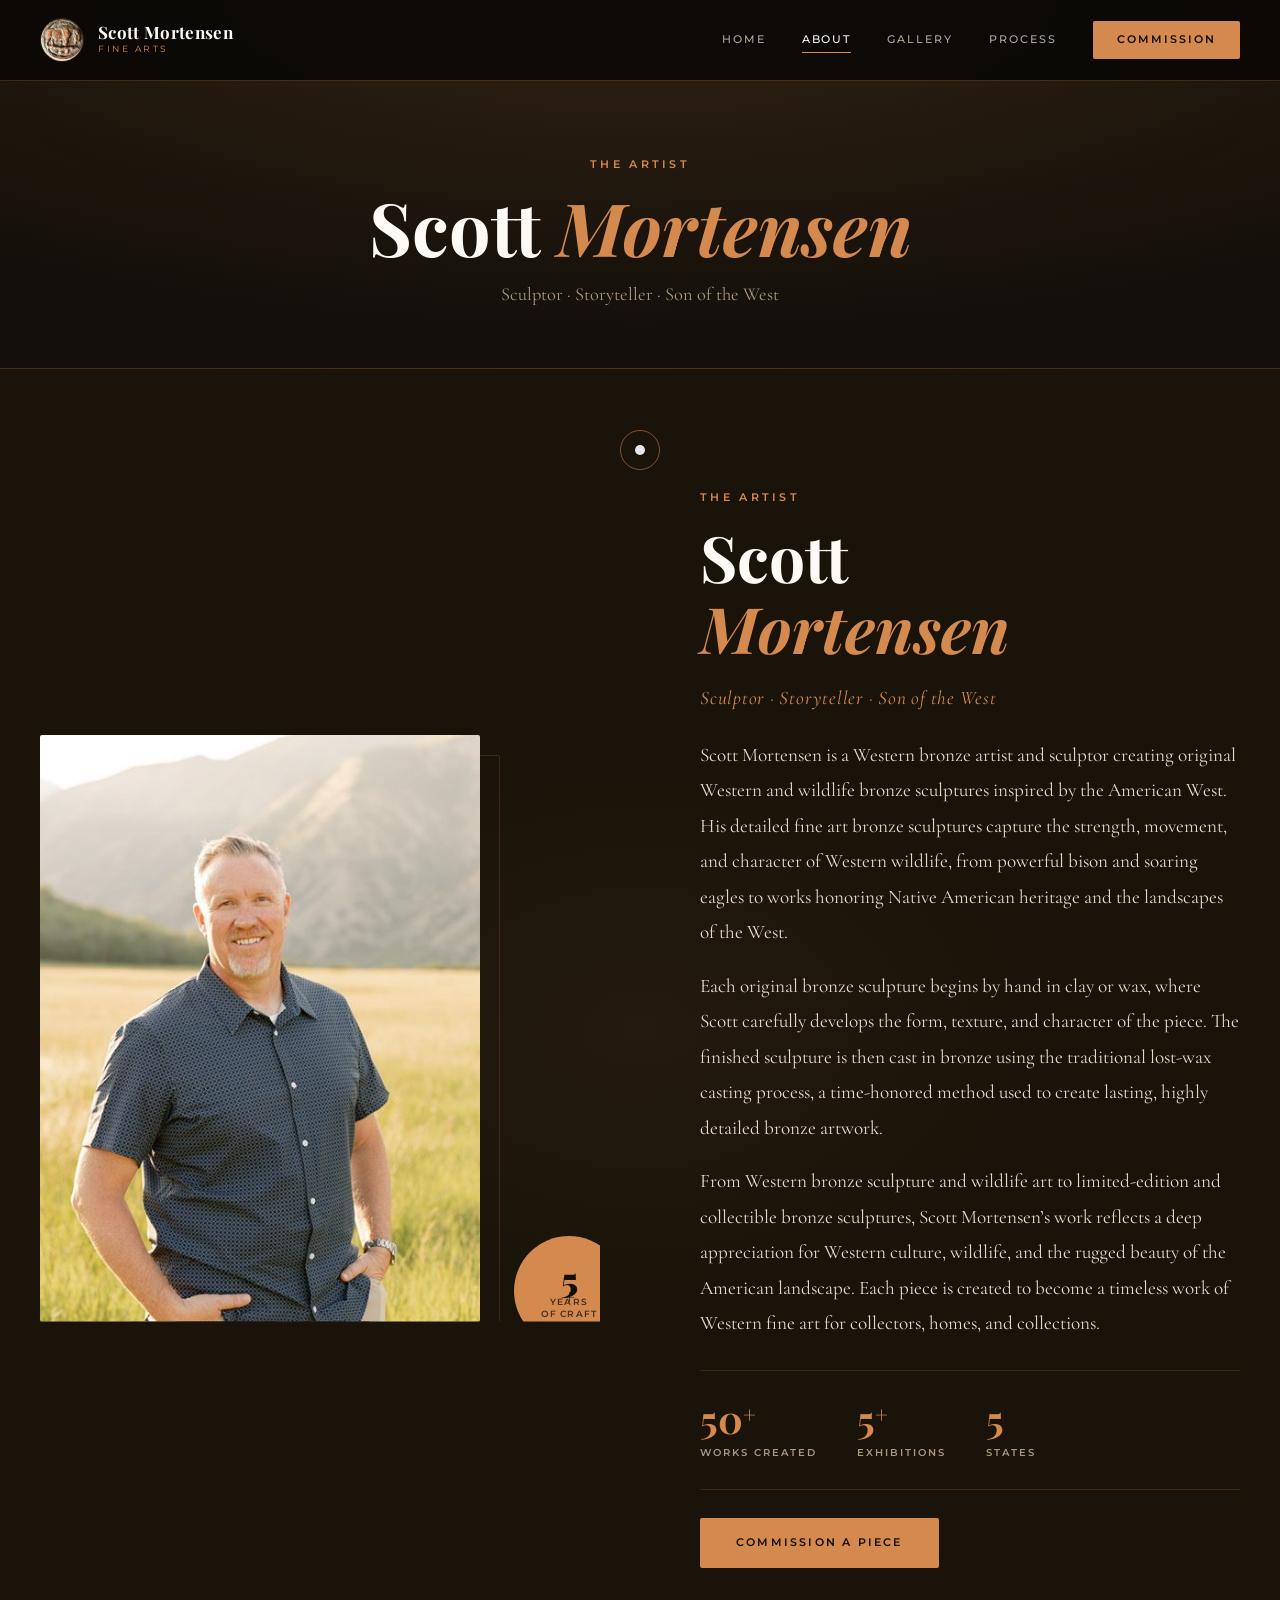
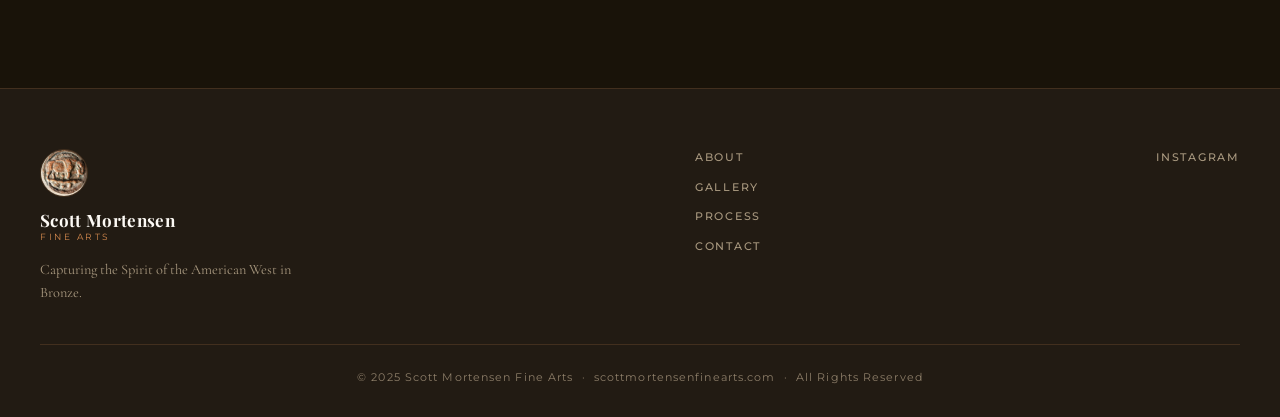
<file: about.html>
<!DOCTYPE html>
<html lang="en">
<head>
  <meta charset="UTF-8">
  <meta name="viewport" content="width=device-width, initial-scale=1.0">
  <title>About · Scott Mortensen Fine Arts</title>
  <meta name="description" content="Meet Scott Mortensen — western wildlife bronze sculptor capturing the spirit of the American West.">
  <link rel="shortcut icon" href="favicon.ico">
  <link rel="icon" href="favicon.svg" type="image/svg+xml">
  <link rel="icon" href="favicon-32.png" sizes="32x32" type="image/png">
  <link rel="icon" href="favicon-16.png" sizes="16x16" type="image/png">
  <link rel="apple-touch-icon" href="apple-touch-icon.png">
  <link rel="preconnect" href="https://fonts.googleapis.com">
  <link rel="preconnect" href="https://fonts.gstatic.com" crossorigin>
  <link href="https://fonts.googleapis.com/css2?family=Playfair+Display:ital,wght@0,400;0,600;0,700;0,900;1,400;1,700&family=Cormorant+Garamond:ital,wght@0,300;0,400;0,500;0,600;1,300;1,400;1,600&family=Montserrat:wght@300;400;500;600;700&display=swap" rel="stylesheet">
  <link rel="stylesheet" href="styles.css?v=2">
  <script defer src="https://cloud.umami.is/script.js"
          data-website-id="4f5eaf4e-5e3e-4545-b742-d2fb05e1a911"></script>
</head>
<body class="subpage">

  <!-- CURSOR -->
  <div class="cursor" id="cursor"></div>
  <div class="cursor-follower" id="cursorFollower"></div>

  <!-- NAV -->
  <nav class="nav" id="nav">
    <div class="nav-inner">
      <a href="index.html" class="nav-brand">
        <img src="Photos/web/CoinLogo-logo.jpg" width="240" height="240" decoding="async" alt="Scott Mortensen Logo" class="nav-logo-img">
        <div class="brand-text">
          <span class="brand-name">Scott Mortensen</span>
          <span class="brand-sub">Fine Arts</span>
        </div>
      </a>
      <div class="nav-links" id="navLinks">
        <a href="index.html" class="nav-link">Home</a>
        <a href="about.html" class="nav-link active">About</a>
        <a href="gallery.html" class="nav-link">Gallery</a>
        <a href="process.html" class="nav-link">Process</a>
        <a href="contact.html" class="nav-link nav-cta">Commission</a>
      </div>
      <button class="nav-hamburger" id="hamburger" aria-label="Toggle menu">
        <span></span><span></span><span></span>
      </button>
    </div>
  </nav>

  <!-- MOBILE MENU -->
  <div class="mobile-menu" id="mobileMenu">
    <div class="mobile-menu-inner">
      <a href="index.html" class="mobile-link">Home</a>
      <a href="about.html" class="mobile-link">About</a>
      <a href="gallery.html" class="mobile-link">Gallery</a>
      <a href="process.html" class="mobile-link">Process</a>
      <a href="contact.html" class="mobile-link">Commission</a>
    </div>
  </div>

  <!-- PAGE HERO -->
  <header class="page-hero">
    <p class="eyebrow center">The Artist</p>
    <h1 class="page-title">Scott <em>Mortensen</em></h1>
    <p class="page-sub">Sculptor · Storyteller · Son of the West</p>
  </header>

  <main>
    <!-- ABOUT -->
    <section class="about" id="about">
      <div class="about-inner">
        <div class="about-visual" data-reveal>
          <div class="about-frame">
            <div class="about-img" style="background-image:url('Photos/web/ScottPortait.jpg')"></div>
            <div class="about-frame-border"></div>
          </div>
          <div class="about-badge">
            <span class="badge-num" data-count="5">0</span>
            <span class="badge-plus">+</span>
            <span class="badge-lbl">Years<br>of Craft</span>
          </div>
        </div>
        <div class="about-text" data-reveal>
          <p class="eyebrow">The Artist</p>
          <h2 class="section-h2">Scott<br><em>Mortensen</em></h2>
          <p class="about-tagline">Sculptor · Storyteller · Son of the West</p>
          <p class="body-text">Scott Mortensen is a Western bronze artist and sculptor creating original Western and wildlife bronze sculptures inspired by the American West. His detailed fine art bronze sculptures capture the strength, movement, and character of Western wildlife, from powerful bison and soaring eagles to works honoring Native American heritage and the landscapes of the West.</p>
          <p class="body-text">Each original bronze sculpture begins by hand in clay or wax, where Scott carefully develops the form, texture, and character of the piece. The finished sculpture is then cast in bronze using the traditional lost-wax casting process, a time-honored method used to create lasting, highly detailed bronze artwork.</p>
          <p class="body-text">From Western bronze sculpture and wildlife art to limited-edition and collectible bronze sculptures, Scott Mortensen&rsquo;s work reflects a deep appreciation for Western culture, wildlife, and the rugged beauty of the American landscape. Each piece is created to become a timeless work of Western fine art for collectors, homes, and collections.</p>
          <div class="about-stats">
            <div class="stat-item">
              <div class="stat-val"><span class="stat-num" data-count="50">0</span><span class="stat-plus">+</span></div>
              <span class="stat-lbl">Works Created</span>
            </div>
            <div class="stat-item">
              <div class="stat-val"><span class="stat-num" data-count="5">0</span><span class="stat-plus">+</span></div>
              <span class="stat-lbl">Exhibitions</span>
            </div>
            <div class="stat-item">
              <div class="stat-val"><span class="stat-num" data-count="5">0</span></div>
              <span class="stat-lbl">States</span>
            </div>
          </div>
          <a href="contact.html" class="btn btn-gold">Commission a Piece</a>
        </div>
      </div>
    </section>
  </main>

  <!-- FOOTER -->
  <footer class="footer">
    <div class="footer-inner">
      <div class="footer-brand">
        <img src="Photos/web/CoinLogo-logo.jpg" width="240" height="240" decoding="async" alt="Logo" class="footer-logo-img">
        <div class="footer-brand-text">
          <span class="brand-name">Scott Mortensen</span>
          <span class="brand-sub">Fine Arts</span>
        </div>
        <p class="footer-tagline">Capturing the Spirit of the American West in Bronze.</p>
      </div>
      <nav class="footer-nav">
        <a href="about.html">About</a>
        <a href="gallery.html">Gallery</a>
        <a href="process.html">Process</a>
        <a href="contact.html">Contact</a>
      </nav>
      <div class="footer-soc">
        <a href="https://www.instagram.com/scottmortensenfinearts" target="_blank">Instagram</a>
      </div>
    </div>
    <div class="footer-bottom">
      <p>&copy; 2025 Scott Mortensen Fine Arts &nbsp;·&nbsp; scottmortensenfinearts.com &nbsp;·&nbsp; All Rights Reserved</p>
    </div>
  </footer>

  <script src="script.js?v=3"></script>
</body>
</html>
</file>
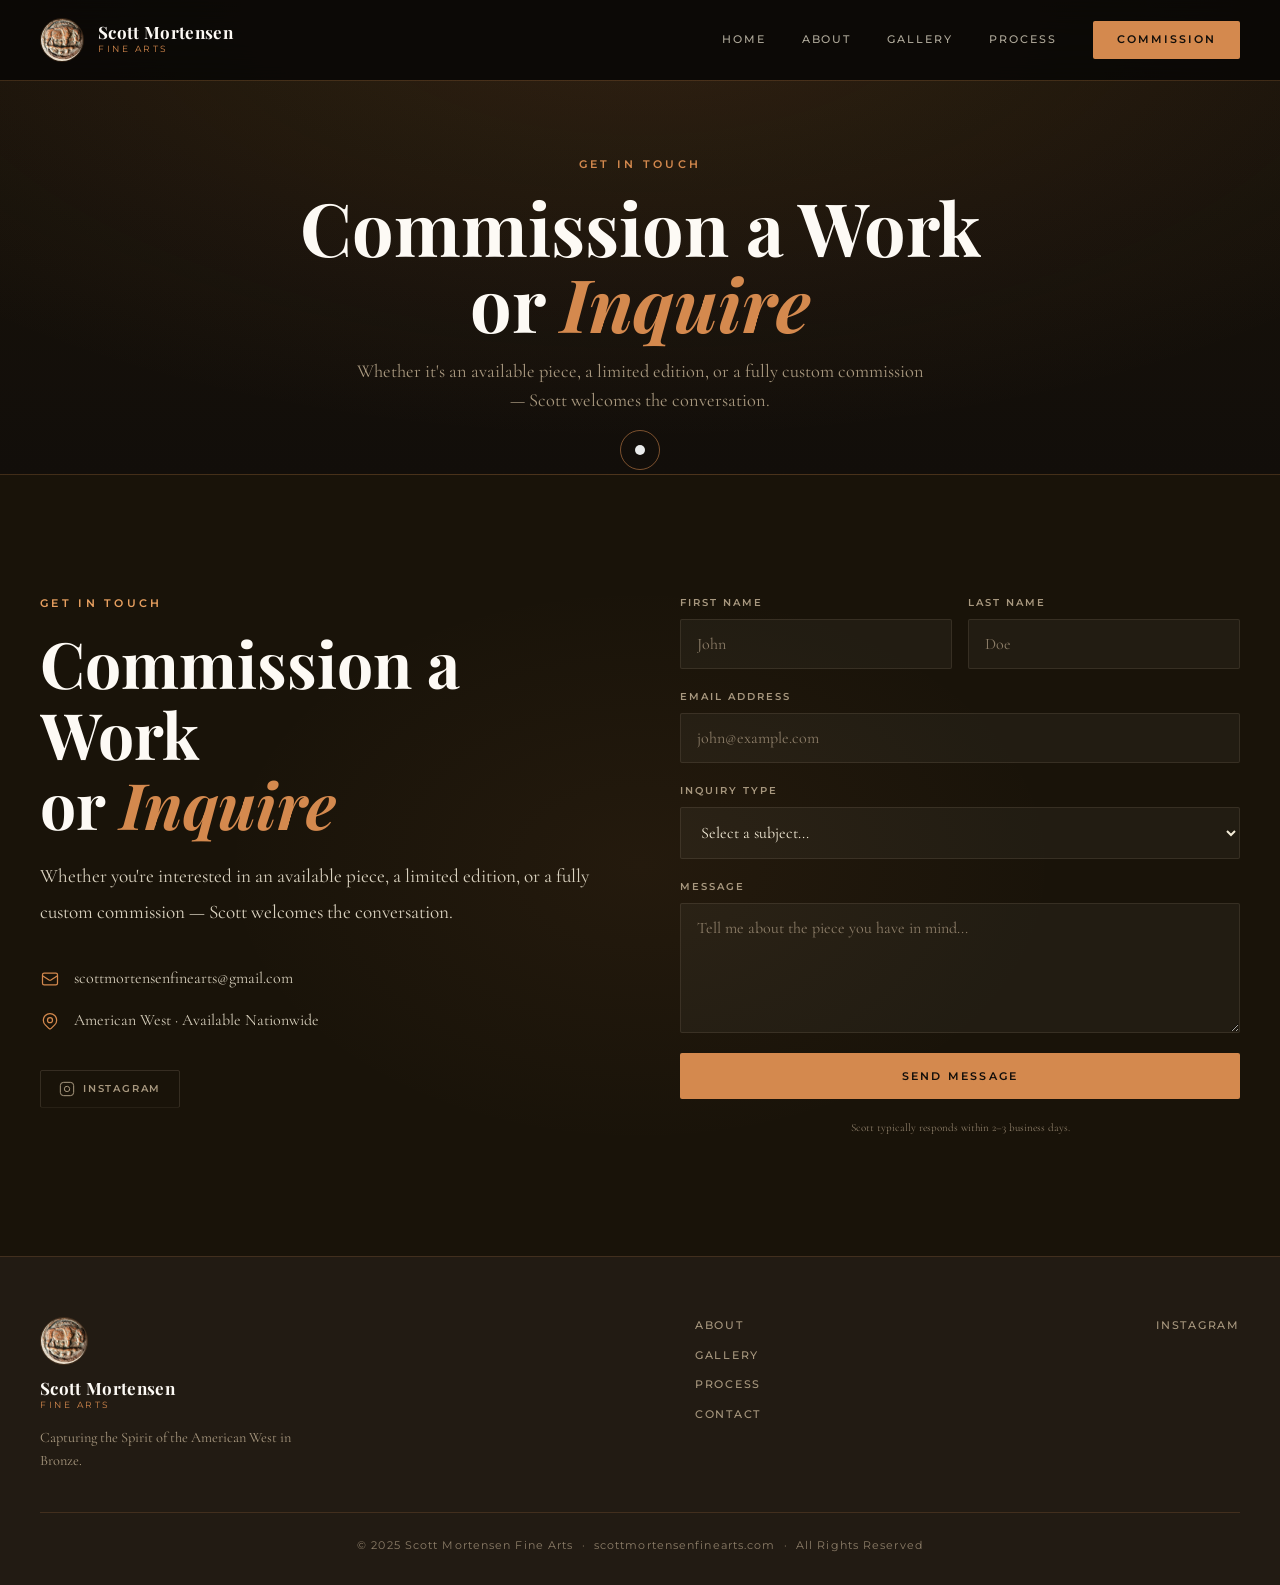
<file: contact.html>
<!DOCTYPE html>
<html lang="en">
<head>
  <meta charset="UTF-8">
  <meta name="viewport" content="width=device-width, initial-scale=1.0">
  <title>Commission · Scott Mortensen Fine Arts</title>
  <meta name="description" content="Commission a bronze sculpture or inquire about available works by Scott Mortensen.">
  <link rel="shortcut icon" href="favicon.ico">
  <link rel="icon" href="favicon.svg" type="image/svg+xml">
  <link rel="icon" href="favicon-32.png" sizes="32x32" type="image/png">
  <link rel="icon" href="favicon-16.png" sizes="16x16" type="image/png">
  <link rel="apple-touch-icon" href="apple-touch-icon.png">
  <link rel="preconnect" href="https://fonts.googleapis.com">
  <link rel="preconnect" href="https://fonts.gstatic.com" crossorigin>
  <link href="https://fonts.googleapis.com/css2?family=Playfair+Display:ital,wght@0,400;0,600;0,700;0,900;1,400;1,700&family=Cormorant+Garamond:ital,wght@0,300;0,400;0,500;0,600;1,300;1,400;1,600&family=Montserrat:wght@300;400;500;600;700&display=swap" rel="stylesheet">
  <link rel="stylesheet" href="styles.css?v=2">
  <script defer src="https://cloud.umami.is/script.js"
          data-website-id="4f5eaf4e-5e3e-4545-b742-d2fb05e1a911"></script>
</head>
<body class="subpage">

  <!-- CURSOR -->
  <div class="cursor" id="cursor"></div>
  <div class="cursor-follower" id="cursorFollower"></div>

  <!-- NAV -->
  <nav class="nav" id="nav">
    <div class="nav-inner">
      <a href="index.html" class="nav-brand">
        <img src="Photos/web/CoinLogo-logo.jpg" width="240" height="240" decoding="async" alt="Scott Mortensen Logo" class="nav-logo-img">
        <div class="brand-text">
          <span class="brand-name">Scott Mortensen</span>
          <span class="brand-sub">Fine Arts</span>
        </div>
      </a>
      <div class="nav-links" id="navLinks">
        <a href="index.html" class="nav-link">Home</a>
        <a href="about.html" class="nav-link">About</a>
        <a href="gallery.html" class="nav-link">Gallery</a>
        <a href="process.html" class="nav-link">Process</a>
        <a href="contact.html" class="nav-link nav-cta">Commission</a>
      </div>
      <button class="nav-hamburger" id="hamburger" aria-label="Toggle menu">
        <span></span><span></span><span></span>
      </button>
    </div>
  </nav>

  <!-- MOBILE MENU -->
  <div class="mobile-menu" id="mobileMenu">
    <div class="mobile-menu-inner">
      <a href="index.html" class="mobile-link">Home</a>
      <a href="about.html" class="mobile-link">About</a>
      <a href="gallery.html" class="mobile-link">Gallery</a>
      <a href="process.html" class="mobile-link">Process</a>
      <a href="contact.html" class="mobile-link">Commission</a>
    </div>
  </div>

  <!-- PAGE HERO -->
  <header class="page-hero">
    <p class="eyebrow center">Get in Touch</p>
    <h1 class="page-title">Commission a Work<br>or <em>Inquire</em></h1>
    <p class="page-sub">Whether it's an available piece, a limited edition, or a fully custom commission — Scott welcomes the conversation.</p>
  </header>

  <main>
    <!-- CONTACT -->
    <section class="contact" id="contact">
      <div class="contact-inner">
        <div class="contact-left" data-reveal>
          <p class="eyebrow light">Get in Touch</p>
          <h2 class="section-h2 light">Commission a Work<br>or <em>Inquire</em></h2>
          <p class="body-text light">Whether you're interested in an available piece, a limited edition, or a fully custom commission — Scott welcomes the conversation.</p>
          <div class="c-details">
            <div class="c-detail">
              <svg viewBox="0 0 24 24" fill="none" stroke="currentColor" stroke-width="1.5"><path d="M3 8l7.89 5.26a2 2 0 002.22 0L21 8M5 19h14a2 2 0 002-2V7a2 2 0 00-2-2H5a2 2 0 00-2 2v10a2 2 0 002 2z"/></svg>
              <span>scottmortensenfinearts@gmail.com</span>
            </div>
            <div class="c-detail">
              <svg viewBox="0 0 24 24" fill="none" stroke="currentColor" stroke-width="1.5"><path d="M17.657 16.657L13.414 20.9a2 2 0 01-2.827 0l-4.244-4.243a8 8 0 1111.314 0z"/><path d="M15 11a3 3 0 11-6 0 3 3 0 016 0z"/></svg>
              <span>American West · Available Nationwide</span>
            </div>
          </div>
          <div class="social-row">
            <a href="https://www.instagram.com/scottmortensenfinearts" target="_blank" class="soc-btn">
              <svg viewBox="0 0 24 24" fill="none" stroke="currentColor" stroke-width="1.5"><rect x="2" y="2" width="20" height="20" rx="5"/><path d="M16 11.37A4 4 0 1112.63 8 4 4 0 0116 11.37z"/><line x1="17.5" y1="6.5" x2="17.51" y2="6.5"/></svg>
              Instagram
            </a>
          </div>
        </div>
        <div class="contact-right" data-reveal>
          <form class="c-form" id="contactForm">
            <div class="form-row2">
              <div class="form-field">
                <label>First Name</label>
                <input type="text" name="firstName" placeholder="John" required>
              </div>
              <div class="form-field">
                <label>Last Name</label>
                <input type="text" name="lastName" placeholder="Doe" required>
              </div>
            </div>
            <div class="form-field">
              <label>Email Address</label>
              <input type="email" name="email" placeholder="john@example.com" required>
            </div>
            <div class="form-field">
              <label>Inquiry Type</label>
              <select name="inquiryType">
                <option value="">Select a subject...</option>
                <option>Commission Inquiry</option>
                <option>Available Works</option>
                <option>Gallery / Exhibition</option>
                <option>General Question</option>
              </select>
            </div>
            <div class="form-field">
              <label>Message</label>
              <textarea name="message" rows="5" placeholder="Tell me about the piece you have in mind..." required></textarea>
            </div>
            <button type="submit" class="btn btn-gold full-w">Send Message</button>
            <p class="form-note">Scott typically responds within 2–3 business days.</p>
          </form>
          <div class="form-success" id="formSuccess">
            <div class="s-icon">✓</div>
            <h3>Message Sent</h3>
            <p>Thank you for reaching out. Scott will be in touch with you soon.</p>
          </div>
        </div>
      </div>
    </section>
  </main>

  <!-- FOOTER -->
  <footer class="footer">
    <div class="footer-inner">
      <div class="footer-brand">
        <img src="Photos/web/CoinLogo-logo.jpg" width="240" height="240" decoding="async" alt="Logo" class="footer-logo-img">
        <div class="footer-brand-text">
          <span class="brand-name">Scott Mortensen</span>
          <span class="brand-sub">Fine Arts</span>
        </div>
        <p class="footer-tagline">Capturing the Spirit of the American West in Bronze.</p>
      </div>
      <nav class="footer-nav">
        <a href="about.html">About</a>
        <a href="gallery.html">Gallery</a>
        <a href="process.html">Process</a>
        <a href="contact.html">Contact</a>
      </nav>
      <div class="footer-soc">
        <a href="https://www.instagram.com/scottmortensenfinearts" target="_blank">Instagram</a>
      </div>
    </div>
    <div class="footer-bottom">
      <p>&copy; 2025 Scott Mortensen Fine Arts &nbsp;·&nbsp; scottmortensenfinearts.com &nbsp;·&nbsp; All Rights Reserved</p>
    </div>
  </footer>

  <script src="script.js?v=3"></script>
  <script>
    // Prefill the inquiry when arriving from a piece page's "Inquire" button.
    (function () {
      const piece = new URLSearchParams(location.search).get('piece');
      if (!piece) return;
      const msg = document.querySelector('textarea[name="message"]');
      const type = document.querySelector('select[name="inquiryType"]');
      if (msg) msg.value = `I'm interested in "${piece}". `;
      if (type) type.value = 'Available Works';
    })();
  </script>
</body>
</html>
</file>
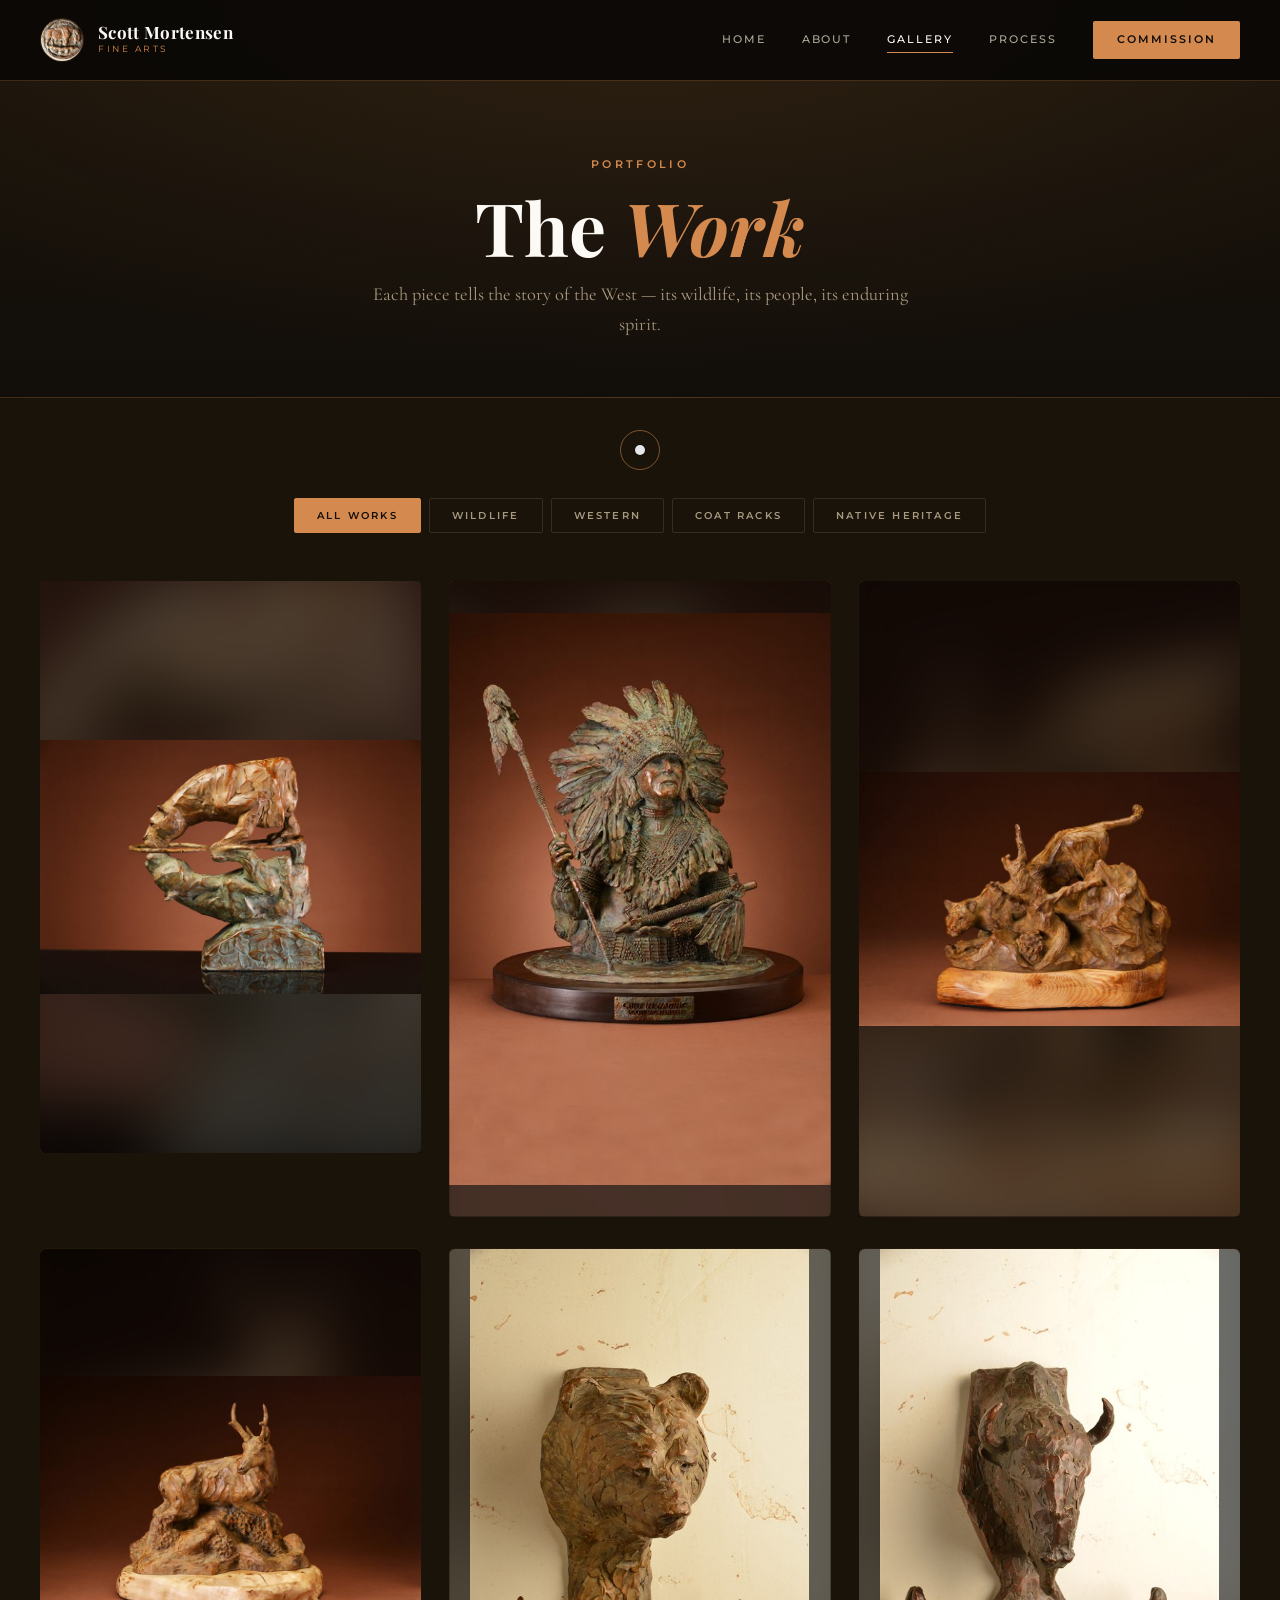
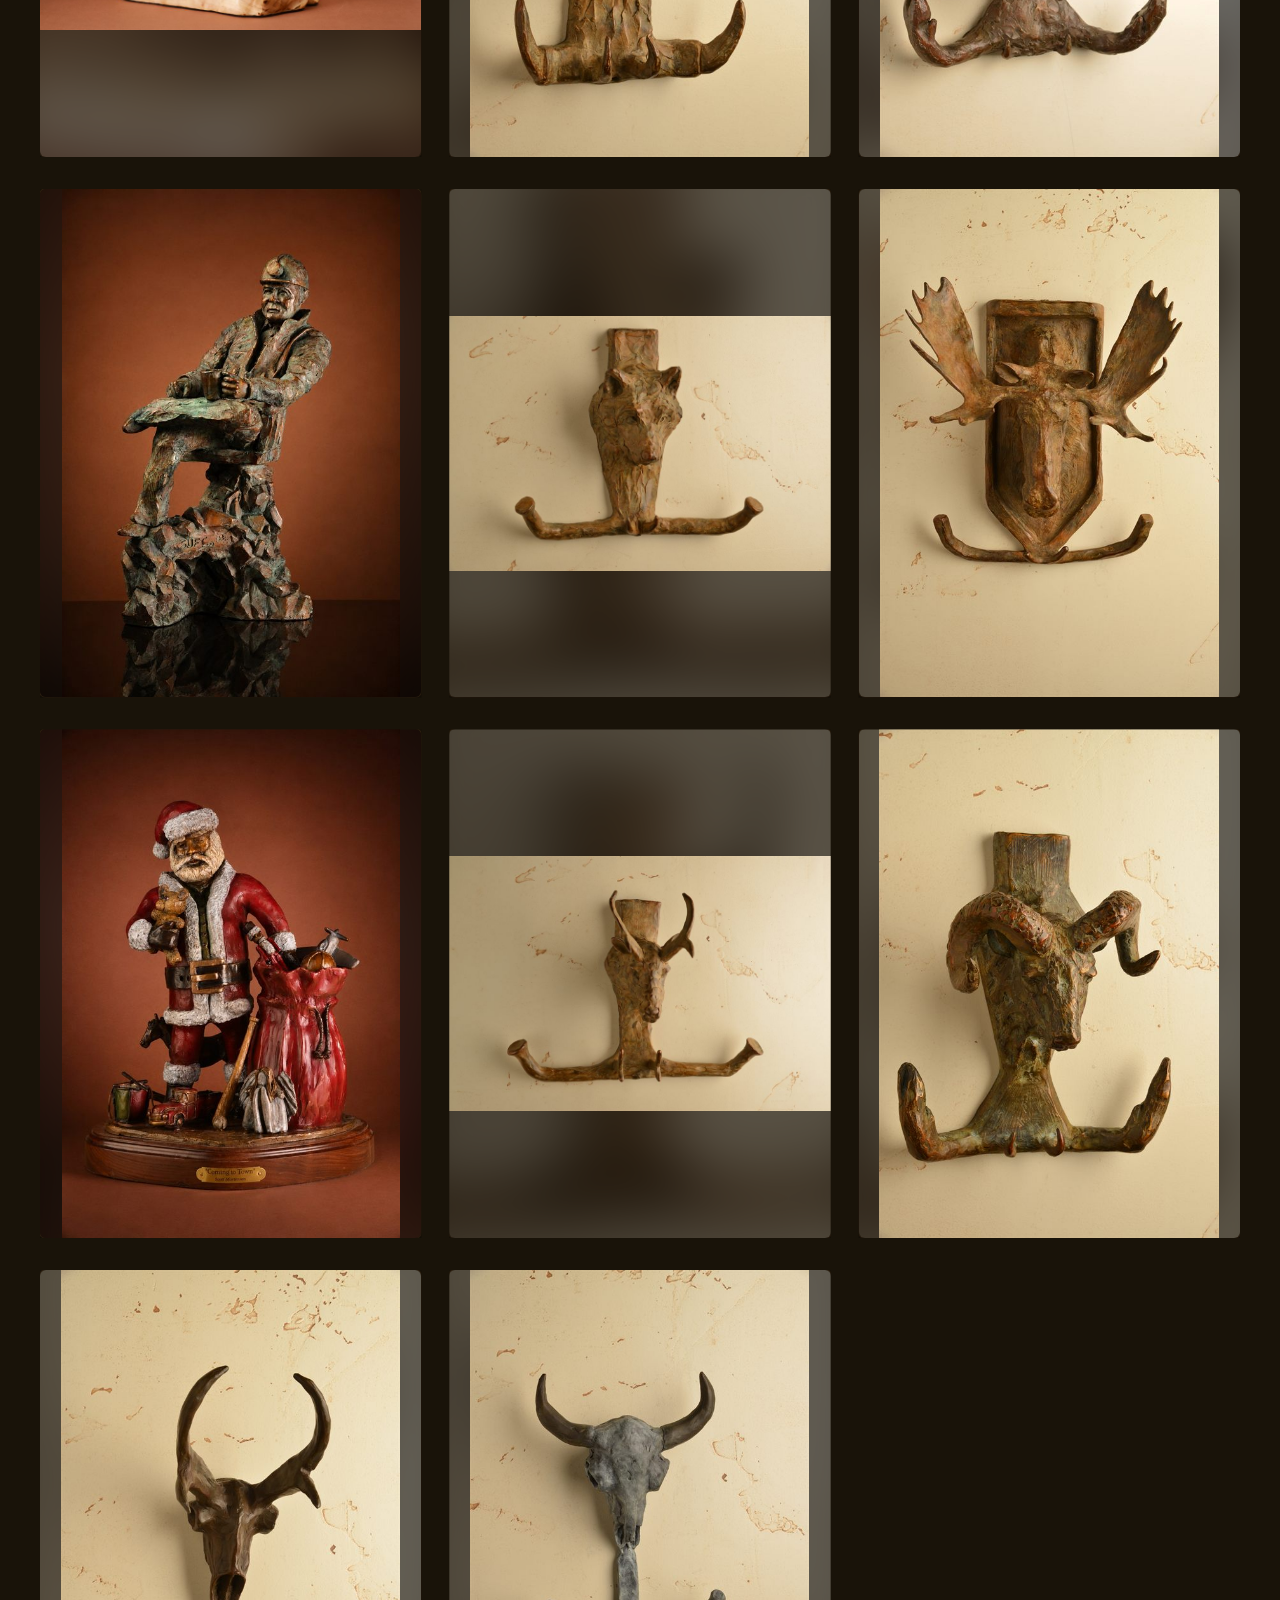
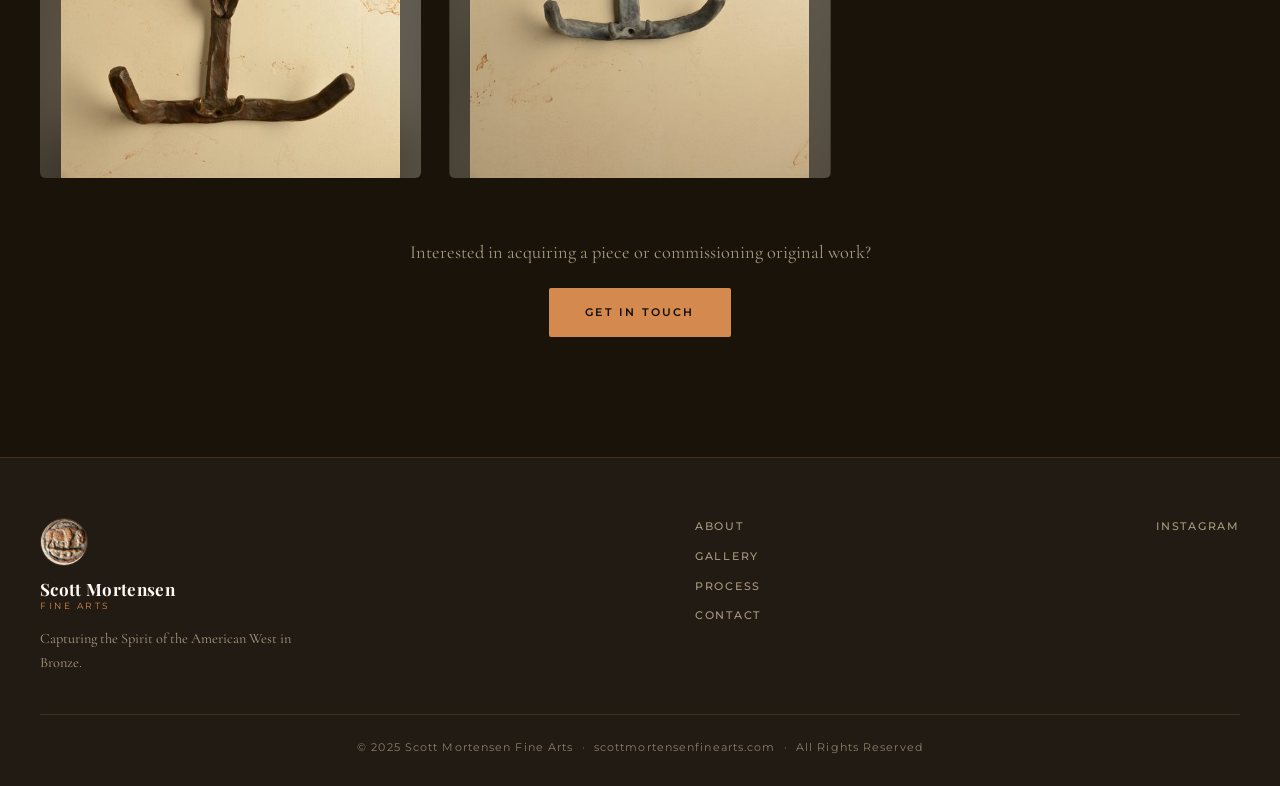
<file: gallery.html>
<!DOCTYPE html>
<html lang="en">
<head>
  <meta charset="UTF-8">
  <meta name="viewport" content="width=device-width, initial-scale=1.0">
  <title>Gallery · Scott Mortensen Fine Arts</title>
  <meta name="description" content="The work of Scott Mortensen — western wildlife bronze sculptures, coat racks, and wall pieces.">
  <link rel="shortcut icon" href="favicon.ico">
  <link rel="icon" href="favicon.svg" type="image/svg+xml">
  <link rel="icon" href="favicon-32.png" sizes="32x32" type="image/png">
  <link rel="icon" href="favicon-16.png" sizes="16x16" type="image/png">
  <link rel="apple-touch-icon" href="apple-touch-icon.png">
  <link rel="preconnect" href="https://fonts.googleapis.com">
  <link rel="preconnect" href="https://fonts.gstatic.com" crossorigin>
  <link href="https://fonts.googleapis.com/css2?family=Playfair+Display:ital,wght@0,400;0,600;0,700;0,900;1,400;1,700&family=Cormorant+Garamond:ital,wght@0,300;0,400;0,500;0,600;1,300;1,400;1,600&family=Montserrat:wght@300;400;500;600;700&display=swap" rel="stylesheet">
  <link rel="stylesheet" href="styles.css?v=2">
  <script defer src="https://cloud.umami.is/script.js"
          data-website-id="4f5eaf4e-5e3e-4545-b742-d2fb05e1a911"></script>
</head>
<body class="subpage">

  <!-- CURSOR -->
  <div class="cursor" id="cursor"></div>
  <div class="cursor-follower" id="cursorFollower"></div>

  <!-- NAV -->
  <nav class="nav" id="nav">
    <div class="nav-inner">
      <a href="index.html" class="nav-brand">
        <img src="Photos/web/CoinLogo-logo.jpg" width="240" height="240" decoding="async" alt="Scott Mortensen Logo" class="nav-logo-img">
        <div class="brand-text">
          <span class="brand-name">Scott Mortensen</span>
          <span class="brand-sub">Fine Arts</span>
        </div>
      </a>
      <div class="nav-links" id="navLinks">
        <a href="index.html" class="nav-link">Home</a>
        <a href="about.html" class="nav-link">About</a>
        <a href="gallery.html" class="nav-link active">Gallery</a>
        <a href="process.html" class="nav-link">Process</a>
        <a href="contact.html" class="nav-link nav-cta">Commission</a>
      </div>
      <button class="nav-hamburger" id="hamburger" aria-label="Toggle menu">
        <span></span><span></span><span></span>
      </button>
    </div>
  </nav>

  <!-- MOBILE MENU -->
  <div class="mobile-menu" id="mobileMenu">
    <div class="mobile-menu-inner">
      <a href="index.html" class="mobile-link">Home</a>
      <a href="about.html" class="mobile-link">About</a>
      <a href="gallery.html" class="mobile-link">Gallery</a>
      <a href="process.html" class="mobile-link">Process</a>
      <a href="contact.html" class="mobile-link">Commission</a>
    </div>
  </div>

  <!-- PAGE HERO -->
  <header class="page-hero">
    <p class="eyebrow center">Portfolio</p>
    <h1 class="page-title">The <em>Work</em></h1>
    <p class="page-sub">Each piece tells the story of the West — its wildlife, its people, its enduring spirit.</p>
  </header>

  <main>
    <!-- GALLERY -->
    <section class="gallery" id="gallery">
      <div class="gallery-inner">
        <div class="gallery-filters" data-reveal>
          <button class="filter-btn active" data-filter="all">All Works</button>
          <button class="filter-btn" data-filter="wildlife">Wildlife</button>
          <button class="filter-btn" data-filter="western">Western</button>
          <button class="filter-btn" data-filter="coatrack">Coat Racks</button>
          <button class="filter-btn" data-filter="native">Native Heritage</button>
        </div>

        <div class="gallery-grid" id="galleryGrid">

          <a class="g-link" href="piece.html?id=reflection">
          <div class="g-item g-feature" data-cat="wildlife">
            <div class="g-img" style="--img:url('Photos/web/LionDrinking-800.jpg')"></div>
            <div class="g-overlay">
              <span class="g-cat">Wildlife</span>
              <h3>Reflection</h3>
              <p>Patinated Bronze · Limited Edition</p><span class="g-price">$3,500</span>
            </div>
          </div>
          </a>

          <a class="g-link" href="piece.html?id=chief-in-waiting">
          <div class="g-item g-tall" data-cat="native">
            <div class="g-img" style="--img:url('Photos/web/Indian-800.jpg')"></div>
            <div class="g-overlay">
              <span class="g-cat">Native Heritage</span>
              <h3>Chief in Waiting</h3>
              <p>Bronze · Limited Edition</p><span class="g-price">$7,100</span>
            </div>
          </div>
          </a>

          <a class="g-link" href="piece.html?id=on-the-prowl">
          <div class="g-item g-tall" data-cat="wildlife">
            <div class="g-img" style="--img:url('Photos/web/MountainLion-800.jpg')"></div>
            <div class="g-overlay">
              <span class="g-cat">Wildlife</span>
              <h3>On the Prowl</h3>
              <p>Patinated Bronze · Limited Edition</p><span class="g-price">$4,200</span>
            </div>
          </div>
          </a>

          <a class="g-link" href="piece.html?id=i-see-you">
          <div class="g-item" data-cat="wildlife">
            <div class="g-img" style="--img:url('Photos/web/ProngHorn-800.jpg')"></div>
            <div class="g-overlay">
              <span class="g-cat">Wildlife</span>
              <h3>I See You</h3>
              <p>Patinated Bronze · Limited Edition</p><span class="g-price">$4,200</span>
            </div>
          </div>
          </a>

          <a class="g-link" href="piece.html?id=the-bear">
          <div class="g-item" data-cat="coatrack">
            <div class="g-img" style="--img:url('Photos/web/BearCoatRack-800.jpg')"></div>
            <div class="g-overlay">
              <span class="g-cat">Coat Rack</span>
              <h3>The Bear</h3>
              <p>Bronze Coat Rack · Functional Art</p><span class="g-price">$3,400</span>
            </div>
          </div>
          </a>

          <a class="g-link" href="piece.html?id=the-bison">
          <div class="g-item" data-cat="coatrack">
            <div class="g-img" style="--img:url('Photos/web/BisonCoatRack-800.jpg')"></div>
            <div class="g-overlay">
              <span class="g-cat">Coat Rack</span>
              <h3>The Bison</h3>
              <p>Bronze Coat Rack · Functional Art</p><span class="g-price">$3,400</span>
            </div>
          </div>
          </a>

          <a class="g-link" href="piece.html?id=mine-boss">
          <div class="g-item" data-cat="western">
            <div class="g-img" style="--img:url('Photos/web/MineBoss-800.jpg')"></div>
            <div class="g-overlay">
              <span class="g-cat">Western</span>
              <h3>Mine Boss</h3>
              <p>Bronze · Historical Series</p><span class="g-price">$3,600</span>
            </div>
          </div>
          </a>

          <a class="g-link" href="piece.html?id=the-wolf">
          <div class="g-item" data-cat="coatrack">
            <div class="g-img" style="--img:url('Photos/web/WolfCoatRack-800.jpg')"></div>
            <div class="g-overlay">
              <span class="g-cat">Coat Rack</span>
              <h3>The Wolf</h3>
              <p>Bronze Coat Rack · Functional Art</p><span class="g-price">$3,400</span>
            </div>
          </div>
          </a>

          <a class="g-link" href="piece.html?id=the-moose">
          <div class="g-item" data-cat="coatrack">
            <div class="g-img" style="--img:url('Photos/web/MooseCoatRack-800.jpg')"></div>
            <div class="g-overlay">
              <span class="g-cat">Coat Rack</span>
              <h3>The Moose</h3>
              <p>Bronze Coat Rack · Functional Art</p><span class="g-price">$3,400</span>
            </div>
          </div>
          </a>

          <a class="g-link" href="piece.html?id=coming-to-town">
          <div class="g-item" data-cat="western">
            <div class="g-img" style="--img:url('Photos/web/Santa-800.jpg')"></div>
            <div class="g-overlay">
              <span class="g-cat">Western</span>
              <h3>Coming to Town</h3>
              <p>Painted Bronze · Holiday Series</p><span class="g-price">$5,500</span>
            </div>
          </div>
          </a>

          <a class="g-link" href="piece.html?id=the-elk">
          <div class="g-item" data-cat="coatrack">
            <div class="g-img" style="--img:url('Photos/web/DSC_5958-800.jpg')"></div>
            <div class="g-overlay">
              <span class="g-cat">Coat Rack</span>
              <h3>The Pronghorn</h3>
              <p>Bronze Coat Rack · Functional Art</p><span class="g-price">Price on request</span>
            </div>
          </div>
          </a>

          <a class="g-link" href="piece.html?id=the-ram">
          <div class="g-item" data-cat="coatrack">
            <div class="g-img" style="--img:url('Photos/web/IMG_1643-800.jpg')"></div>
            <div class="g-overlay">
              <span class="g-cat">Coat Rack</span>
              <h3>The Ram</h3>
              <p>Bronze Coat Rack · Functional Art</p><span class="g-price">$3,400</span>
            </div>
          </div>
          </a>

          <a class="g-link" href="piece.html?id=pronghorn-skull">
          <div class="g-item" data-cat="coatrack">
            <div class="g-img" style="--img:url('Photos/web/IMG_1635-800.jpg')"></div>
            <div class="g-overlay">
              <span class="g-cat">Coat Rack</span>
              <h3>Pronghorn Skull</h3>
              <p>Bronze Coat Rack</p><span class="g-price">$2,500</span>
            </div>
          </div>
          </a>

          <a class="g-link" href="piece.html?id=bison-skull">
          <div class="g-item" data-cat="coatrack">
            <div class="g-img" style="--img:url('Photos/web/DSC_5857-800.jpg')"></div>
            <div class="g-overlay">
              <span class="g-cat">Coat Rack</span>
              <h3>Bison Skull</h3>
              <p>Bronze Wall Sculpture</p><span class="g-price">$2,500</span>
            </div>
          </div>
          </a>

        </div>

        <div class="gallery-cta" data-reveal>
          <p>Interested in acquiring a piece or commissioning original work?</p>
          <a href="contact.html" class="btn btn-gold">Get in Touch</a>
        </div>
      </div>
    </section>
  </main>

  <!-- FOOTER -->
  <footer class="footer">
    <div class="footer-inner">
      <div class="footer-brand">
        <img src="Photos/web/CoinLogo-logo.jpg" width="240" height="240" decoding="async" alt="Logo" class="footer-logo-img">
        <div class="footer-brand-text">
          <span class="brand-name">Scott Mortensen</span>
          <span class="brand-sub">Fine Arts</span>
        </div>
        <p class="footer-tagline">Capturing the Spirit of the American West in Bronze.</p>
      </div>
      <nav class="footer-nav">
        <a href="about.html">About</a>
        <a href="gallery.html">Gallery</a>
        <a href="process.html">Process</a>
        <a href="contact.html">Contact</a>
      </nav>
      <div class="footer-soc">
        <a href="https://www.instagram.com/scottmortensenfinearts" target="_blank">Instagram</a>
      </div>
    </div>
    <div class="footer-bottom">
      <p>&copy; 2025 Scott Mortensen Fine Arts &nbsp;·&nbsp; scottmortensenfinearts.com &nbsp;·&nbsp; All Rights Reserved</p>
    </div>
  </footer>

  <script src="script.js?v=3"></script>
</body>
</html>
</file>
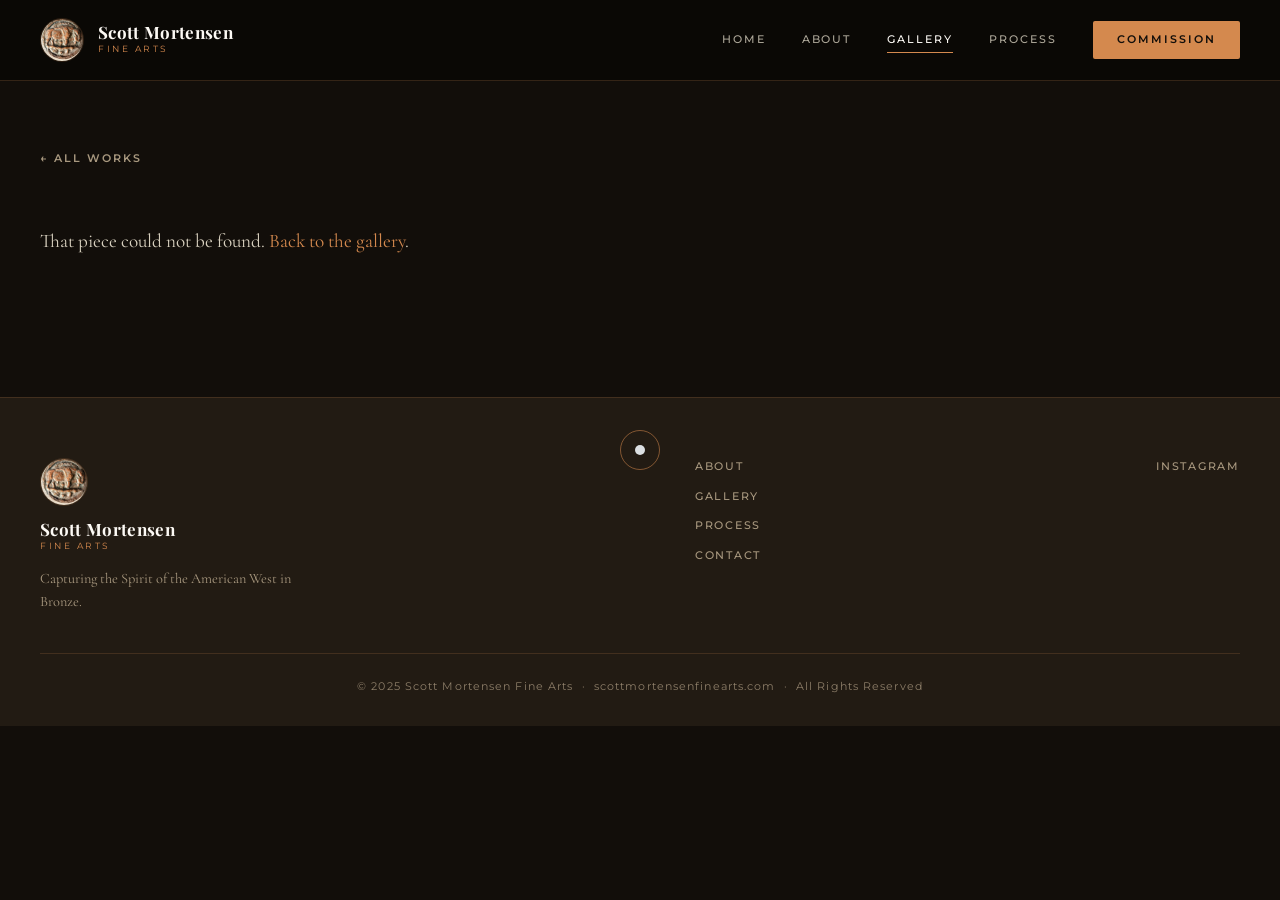
<file: piece.html>
<!DOCTYPE html>
<html lang="en">
<head>
  <meta charset="UTF-8">
  <meta name="viewport" content="width=device-width, initial-scale=1.0">
  <title id="pieceTabTitle">Piece · Scott Mortensen Fine Arts</title>
  <meta id="pieceMetaDesc" name="description" content="Original bronze sculpture by Scott Mortensen.">
  <link rel="shortcut icon" href="favicon.ico">
  <link rel="icon" href="favicon.svg" type="image/svg+xml">
  <link rel="icon" href="favicon-32.png" sizes="32x32" type="image/png">
  <link rel="icon" href="favicon-16.png" sizes="16x16" type="image/png">
  <link rel="apple-touch-icon" href="apple-touch-icon.png">
  <link rel="preconnect" href="https://fonts.googleapis.com">
  <link rel="preconnect" href="https://fonts.gstatic.com" crossorigin>
  <link href="https://fonts.googleapis.com/css2?family=Playfair+Display:ital,wght@0,400;0,600;0,700;0,900;1,400;1,700&family=Cormorant+Garamond:ital,wght@0,300;0,400;0,500;0,600;1,300;1,400;1,600&family=Montserrat:wght@300;400;500;600;700&display=swap" rel="stylesheet">
  <link rel="stylesheet" href="styles.css?v=2">
  <script defer src="https://cloud.umami.is/script.js"
          data-website-id="4f5eaf4e-5e3e-4545-b742-d2fb05e1a911"></script>
</head>
<body class="subpage">

  <!-- CURSOR -->
  <div class="cursor" id="cursor"></div>
  <div class="cursor-follower" id="cursorFollower"></div>

  <!-- NAV -->
  <nav class="nav" id="nav">
    <div class="nav-inner">
      <a href="index.html" class="nav-brand">
        <img src="Photos/web/CoinLogo-logo.jpg" width="240" height="240" decoding="async" alt="Scott Mortensen Logo" class="nav-logo-img">
        <div class="brand-text">
          <span class="brand-name">Scott Mortensen</span>
          <span class="brand-sub">Fine Arts</span>
        </div>
      </a>
      <div class="nav-links" id="navLinks">
        <a href="index.html" class="nav-link">Home</a>
        <a href="about.html" class="nav-link">About</a>
        <a href="gallery.html" class="nav-link active">Gallery</a>
        <a href="process.html" class="nav-link">Process</a>
        <a href="contact.html" class="nav-link nav-cta">Commission</a>
      </div>
      <button class="nav-hamburger" id="hamburger" aria-label="Toggle menu">
        <span></span><span></span><span></span>
      </button>
    </div>
  </nav>

  <!-- MOBILE MENU -->
  <div class="mobile-menu" id="mobileMenu">
    <div class="mobile-menu-inner">
      <a href="index.html" class="mobile-link">Home</a>
      <a href="about.html" class="mobile-link">About</a>
      <a href="gallery.html" class="mobile-link">Gallery</a>
      <a href="process.html" class="mobile-link">Process</a>
      <a href="contact.html" class="mobile-link">Commission</a>
    </div>
  </div>

  <main>
    <section class="piece">
      <div class="piece-inner">
        <a href="gallery.html" class="piece-back">&larr; All works</a>

        <div class="piece-grid">
          <figure class="piece-media">
            <img id="pieceImg" src="" alt="">
          </figure>

          <div class="piece-info">
            <span class="g-cat" id="pieceCat"></span>
            <h1 class="piece-title" id="pieceTitle"></h1>
            <p class="piece-price" id="piecePrice"></p>
            <p class="body-text light" id="pieceDesc"></p>

            <dl class="piece-spec" id="pieceSpec"></dl>

            <a class="btn btn-gold full-w" id="pieceBuyBtn" href="contact.html">Inquire</a>
            <p class="piece-note" id="pieceNote"></p>
          </div>
        </div>
      </div>
    </section>
  </main>

  <!-- FOOTER -->
  <footer class="footer">
    <div class="footer-inner">
      <div class="footer-brand">
        <img src="Photos/web/CoinLogo-logo.jpg" width="240" height="240" decoding="async" alt="Logo" class="footer-logo-img">
        <div class="footer-brand-text">
          <span class="brand-name">Scott Mortensen</span>
          <span class="brand-sub">Fine Arts</span>
        </div>
        <p class="footer-tagline">Capturing the Spirit of the American West in Bronze.</p>
      </div>
      <nav class="footer-nav">
        <a href="about.html">About</a>
        <a href="gallery.html">Gallery</a>
        <a href="process.html">Process</a>
        <a href="contact.html">Contact</a>
      </nav>
      <div class="footer-soc">
        <a href="https://www.instagram.com/scottmortensenfinearts" target="_blank">Instagram</a>
      </div>
    </div>
    <div class="footer-bottom">
      <p>&copy; 2025 Scott Mortensen Fine Arts &nbsp;·&nbsp; scottmortensenfinearts.com &nbsp;·&nbsp; All Rights Reserved</p>
    </div>
  </footer>

  <script src="pieces-data.js?v=1"></script>
  <script src="script.js?v=3"></script>
  <script src="piece.js?v=1"></script>
</body>
</html>
</file>
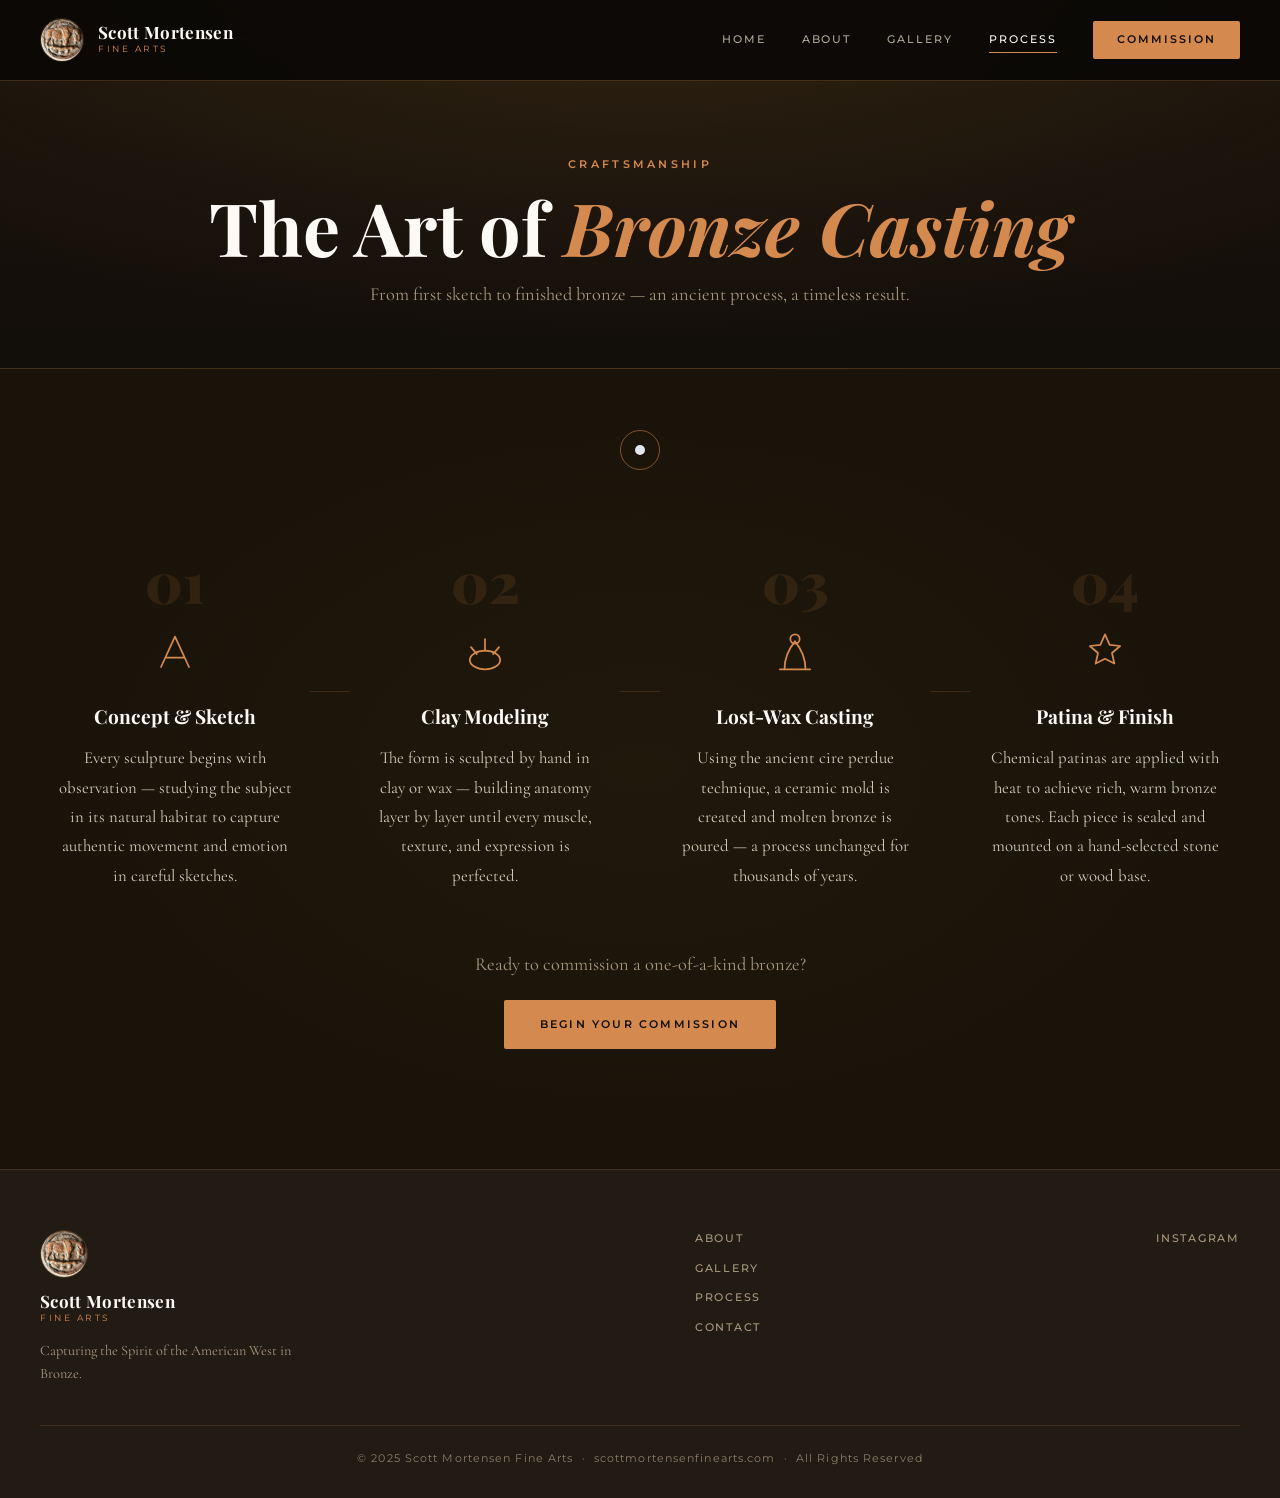
<file: process.html>
<!DOCTYPE html>
<html lang="en">
<head>
  <meta charset="UTF-8">
  <meta name="viewport" content="width=device-width, initial-scale=1.0">
  <title>Process · Scott Mortensen Fine Arts</title>
  <meta name="description" content="The art of bronze casting — from first sketch to finished bronze via the ancient lost-wax process.">
  <link rel="shortcut icon" href="favicon.ico">
  <link rel="icon" href="favicon.svg" type="image/svg+xml">
  <link rel="icon" href="favicon-32.png" sizes="32x32" type="image/png">
  <link rel="icon" href="favicon-16.png" sizes="16x16" type="image/png">
  <link rel="apple-touch-icon" href="apple-touch-icon.png">
  <link rel="preconnect" href="https://fonts.googleapis.com">
  <link rel="preconnect" href="https://fonts.gstatic.com" crossorigin>
  <link href="https://fonts.googleapis.com/css2?family=Playfair+Display:ital,wght@0,400;0,600;0,700;0,900;1,400;1,700&family=Cormorant+Garamond:ital,wght@0,300;0,400;0,500;0,600;1,300;1,400;1,600&family=Montserrat:wght@300;400;500;600;700&display=swap" rel="stylesheet">
  <link rel="stylesheet" href="styles.css?v=2">
  <script defer src="https://cloud.umami.is/script.js"
          data-website-id="4f5eaf4e-5e3e-4545-b742-d2fb05e1a911"></script>
</head>
<body class="subpage">

  <!-- CURSOR -->
  <div class="cursor" id="cursor"></div>
  <div class="cursor-follower" id="cursorFollower"></div>

  <!-- NAV -->
  <nav class="nav" id="nav">
    <div class="nav-inner">
      <a href="index.html" class="nav-brand">
        <img src="Photos/web/CoinLogo-logo.jpg" width="240" height="240" decoding="async" alt="Scott Mortensen Logo" class="nav-logo-img">
        <div class="brand-text">
          <span class="brand-name">Scott Mortensen</span>
          <span class="brand-sub">Fine Arts</span>
        </div>
      </a>
      <div class="nav-links" id="navLinks">
        <a href="index.html" class="nav-link">Home</a>
        <a href="about.html" class="nav-link">About</a>
        <a href="gallery.html" class="nav-link">Gallery</a>
        <a href="process.html" class="nav-link active">Process</a>
        <a href="contact.html" class="nav-link nav-cta">Commission</a>
      </div>
      <button class="nav-hamburger" id="hamburger" aria-label="Toggle menu">
        <span></span><span></span><span></span>
      </button>
    </div>
  </nav>

  <!-- MOBILE MENU -->
  <div class="mobile-menu" id="mobileMenu">
    <div class="mobile-menu-inner">
      <a href="index.html" class="mobile-link">Home</a>
      <a href="about.html" class="mobile-link">About</a>
      <a href="gallery.html" class="mobile-link">Gallery</a>
      <a href="process.html" class="mobile-link">Process</a>
      <a href="contact.html" class="mobile-link">Commission</a>
    </div>
  </div>

  <!-- PAGE HERO -->
  <header class="page-hero">
    <p class="eyebrow center">Craftsmanship</p>
    <h1 class="page-title">The Art of <em>Bronze Casting</em></h1>
    <p class="page-sub">From first sketch to finished bronze — an ancient process, a timeless result.</p>
  </header>

  <main>
    <!-- PROCESS -->
    <section class="process" id="process">
      <div class="process-bg"></div>
      <div class="process-inner">
        <div class="process-steps">
          <div class="process-step" data-reveal>
            <div class="ps-num">01</div>
            <div class="ps-content">
              <div class="ps-icon">
                <svg viewBox="0 0 48 48" fill="none"><path d="M12 36L24 10l12 26M16 28h16" stroke="currentColor" stroke-width="1.5" stroke-linecap="round" stroke-linejoin="round"/></svg>
              </div>
              <h3>Concept & Sketch</h3>
              <p>Every sculpture begins with observation — studying the subject in its natural habitat to capture authentic movement and emotion in careful sketches.</p>
            </div>
          </div>
          <div class="ps-connector" data-reveal></div>
          <div class="process-step" data-reveal>
            <div class="ps-num">02</div>
            <div class="ps-content">
              <div class="ps-icon">
                <svg viewBox="0 0 48 48" fill="none"><ellipse cx="24" cy="30" rx="13" ry="8" stroke="currentColor" stroke-width="1.5"/><path d="M24 22V12M17 25l-5-6M31 25l5-6" stroke="currentColor" stroke-width="1.5" stroke-linecap="round"/></svg>
              </div>
              <h3>Clay Modeling</h3>
              <p>The form is sculpted by hand in clay or wax — building anatomy layer by layer until every muscle, texture, and expression is perfected.</p>
            </div>
          </div>
          <div class="ps-connector" data-reveal></div>
          <div class="process-step" data-reveal>
            <div class="ps-num">03</div>
            <div class="ps-content">
              <div class="ps-icon">
                <svg viewBox="0 0 48 48" fill="none"><path d="M15 38c0-9 4-18 9-24 5 6 9 15 9 24" stroke="currentColor" stroke-width="1.5" stroke-linecap="round"/><path d="M11 38h26" stroke="currentColor" stroke-width="1.5" stroke-linecap="round"/><circle cx="24" cy="12" r="4" stroke="currentColor" stroke-width="1.5"/></svg>
              </div>
              <h3>Lost-Wax Casting</h3>
              <p>Using the ancient cire perdue technique, a ceramic mold is created and molten bronze is poured — a process unchanged for thousands of years.</p>
            </div>
          </div>
          <div class="ps-connector" data-reveal></div>
          <div class="process-step" data-reveal>
            <div class="ps-num">04</div>
            <div class="ps-content">
              <div class="ps-icon">
                <svg viewBox="0 0 48 48" fill="none"><path d="M24 8l4 9 9 1-7 6 2 9-8-4-8 4 2-9-7-6 9-1z" stroke="currentColor" stroke-width="1.5" stroke-linejoin="round"/></svg>
              </div>
              <h3>Patina & Finish</h3>
              <p>Chemical patinas are applied with heat to achieve rich, warm bronze tones. Each piece is sealed and mounted on a hand-selected stone or wood base.</p>
            </div>
          </div>
        </div>
        <div class="gallery-cta" data-reveal style="margin-top:60px">
          <p>Ready to commission a one-of-a-kind bronze?</p>
          <a href="contact.html" class="btn btn-gold">Begin Your Commission</a>
        </div>
      </div>
    </section>
  </main>

  <!-- FOOTER -->
  <footer class="footer">
    <div class="footer-inner">
      <div class="footer-brand">
        <img src="Photos/web/CoinLogo-logo.jpg" width="240" height="240" decoding="async" alt="Logo" class="footer-logo-img">
        <div class="footer-brand-text">
          <span class="brand-name">Scott Mortensen</span>
          <span class="brand-sub">Fine Arts</span>
        </div>
        <p class="footer-tagline">Capturing the Spirit of the American West in Bronze.</p>
      </div>
      <nav class="footer-nav">
        <a href="about.html">About</a>
        <a href="gallery.html">Gallery</a>
        <a href="process.html">Process</a>
        <a href="contact.html">Contact</a>
      </nav>
      <div class="footer-soc">
        <a href="https://www.instagram.com/scottmortensenfinearts" target="_blank">Instagram</a>
      </div>
    </div>
    <div class="footer-bottom">
      <p>&copy; 2025 Scott Mortensen Fine Arts &nbsp;·&nbsp; scottmortensenfinearts.com &nbsp;·&nbsp; All Rights Reserved</p>
    </div>
  </footer>

  <script src="script.js?v=3"></script>
</body>
</html>
</file>
<file: styles.css>
/* ============================================================
   SCOTT MORTENSEN FINE ARTS — TEST WEBSITE
   ============================================================ */

/* ---------- RESET & VARIABLES ---------- */
*, *::before, *::after { box-sizing: border-box; margin: 0; padding: 0; }

:root {
  --bg:       #120E0A;
  --bg2:      #191309;
  --surface:  #221B13;
  --surface2: #2A2118;
  /* Unified copper theme (gold vars kept as aliases so all accents match) */
  --gold:     #D4894E;
  --gold2:    #E8A060;
  --gold3:    #F2C49B;
  --copper:   #D4894E;
  --copper2:  #E8A060;
  --cream:    #F4ECD8;
  /* Lightened from #8A7D6B/#5A5148 — those sat at ~5:1 and ~2.6:1 contrast
     against --bg, borderline-to-failing WCAG AA for an older audience. */
  --muted:    #A8987F;
  --muted2:   #8C7D68;
  --white:    #FDFAF5;
  --border:   rgba(212,137,78,0.18);

  --ff-serif:  'Playfair Display', Georgia, serif;
  --ff-cond:   'Cormorant Garamond', Georgia, serif;
  --ff-sans:   'Montserrat', sans-serif;

  --nav-h: 80px;
  --ease:  cubic-bezier(0.25, 0.46, 0.45, 0.94);
  --ease2: cubic-bezier(0.16, 1, 0.3, 1);
}

html { scroll-behavior: smooth; overflow-x: clip; scrollbar-color: var(--copper) var(--bg2); scrollbar-width: thin; }

/* Themed scrollbar (matches the copper landing-page palette) */
::-webkit-scrollbar { width: 12px; height: 12px; }
::-webkit-scrollbar-track { background: var(--bg2); }
::-webkit-scrollbar-thumb {
  background: var(--copper);
  border-radius: 8px;
  border: 3px solid var(--bg2);
}
::-webkit-scrollbar-thumb:hover { background: var(--copper2); }
::selection { background: var(--copper); color: var(--bg); }

body {
  background: var(--bg);
  color: var(--cream);
  font-family: var(--ff-sans);
  font-size: 16px;
  line-height: 1.6;
  overflow-x: clip;   /* clip, not hidden — preserves position:sticky */
  cursor: none;
}

img { display: block; max-width: 100%; }
a { color: inherit; text-decoration: none; }
button { cursor: none; border: none; background: none; font-family: inherit; }

/* ---------- CUSTOM CURSOR (magnetic, mix-blend-mode) ---------- */
.cursor {
  width: 10px; height: 10px;
  background: var(--white);
  border-radius: 50%;
  position: fixed; top: 0; left: 0;
  pointer-events: none; z-index: 9999;
  transform: translate(-50%, -50%);
  mix-blend-mode: difference;
  transition: width 0.25s var(--ease2), height 0.25s var(--ease2);
  will-change: left, top;
}
.cursor-follower {
  width: 40px; height: 40px;
  border: 1px solid rgba(212,137,78,0.55);
  border-radius: 50%;
  position: fixed; top: 0; left: 0;
  pointer-events: none; z-index: 9998;
  transform: translate(-50%, -50%);
  transition: width 0.35s var(--ease2), height 0.35s var(--ease2), border-color 0.3s, opacity 0.3s;
  will-change: left, top;
}
body:hover .cursor { opacity: 1; }
.cursor.hover { width: 18px; height: 18px; }
.cursor-follower.hover { width: 64px; height: 64px; border-color: var(--gold); opacity: 0.4; }

/* ---------- TYPOGRAPHY ---------- */
.eyebrow {
  font-family: var(--ff-sans);
  font-size: 11px; font-weight: 600;
  letter-spacing: 0.3em; text-transform: uppercase;
  color: var(--gold); margin-bottom: 16px;
}
.eyebrow.center { text-align: center; }
.eyebrow.light { color: var(--gold2); }

.section-h2 {
  font-family: var(--ff-serif);
  font-size: clamp(2.4rem, 5vw, 4rem);
  font-weight: 700; line-height: 1.1;
  color: var(--white);
  margin-bottom: 20px;
}
.section-h2 em { color: var(--gold); font-style: italic; }
.section-h2.center { text-align: center; }
.section-h2.light { color: var(--white); }

.section-sub {
  font-family: var(--ff-cond);
  font-size: 1.2rem; font-weight: 400;
  color: var(--muted); max-width: 560px;
}
.section-sub.center { text-align: center; margin: 0 auto; }
.section-sub.light { color: rgba(244,236,216,0.75); }

.body-text {
  font-family: var(--ff-cond);
  font-size: 1.2rem; font-weight: 400;
  color: rgba(244,236,216,0.92);
  line-height: 1.85; margin-bottom: 18px;
}
.body-text.light { color: rgba(244,236,216,0.88); }

/* ---------- BUTTONS ---------- */
.btn {
  display: inline-flex; align-items: center; gap: 10px;
  font-family: var(--ff-sans); font-size: 11px;
  font-weight: 600; letter-spacing: 0.2em; text-transform: uppercase;
  padding: 16px 36px; border-radius: 2px;
  transition: all 0.3s var(--ease);
  position: relative; overflow: hidden;
}
.btn::before {
  content: '';
  position: absolute; inset: 0;
  background: rgba(255,255,255,0.06);
  transform: translateX(-101%);
  transition: transform 0.4s var(--ease2);
}
.btn:hover::before { transform: translateX(0); }

.btn-gold {
  background: var(--copper);
  color: var(--bg);
}
.btn-gold:hover { background: var(--copper2); }

.btn-ghost {
  background: transparent;
  color: var(--cream);
  border: 1px solid rgba(244,236,216,0.3);
}
.btn-ghost:hover { border-color: var(--gold); color: var(--gold); }

.btn-lg { padding: 20px 48px; font-size: 12px; }
.full-w { width: 100%; justify-content: center; }

/* ---------- SCROLL REVEAL — clip-path wipe (neurascapes.com) ---------- */
[data-reveal] {
  clip-path: inset(0 0 100% 0);
  transition: clip-path 1s var(--ease2);
}
[data-reveal].revealed {
  clip-path: inset(0 0 0% 0);
}

/* ---------- CHAR SPLIT (antlii.work) ---------- */
.char-outer {
  display: inline-block;
  overflow: hidden;
  vertical-align: bottom;
  line-height: 0.92;
}
.char-inner {
  display: inline-block;
  transform: translateY(105%);
  transition: transform 0.85s var(--ease2);
}
.char-inner.in { transform: translateY(0); }

/* ---------- NAV ---------- */
.nav {
  position: fixed; top: 0; left: 0; right: 0; z-index: 100;
  height: var(--nav-h);
  transition: background 0.4s var(--ease), backdrop-filter 0.4s, box-shadow 0.4s, transform 0.45s var(--ease2);
}
.nav.nav-hidden  { transform: translateY(-100%); }
.nav.nav-visible { transform: translateY(0); }
.nav.scrolled {
  background: rgba(10,8,6,0.88);
  backdrop-filter: blur(20px);
  -webkit-backdrop-filter: blur(20px);
  box-shadow: 0 1px 0 var(--border);
}
.nav-inner {
  max-width: 1400px; margin: 0 auto;
  height: 100%; padding: 0 40px;
  display: flex; align-items: center; justify-content: space-between;
}
.nav-brand {
  display: flex; align-items: center; gap: 14px;
  transition: opacity 0.3s;
}
.nav-brand:hover { opacity: 0.8; }
.nav-logo-img {
  width: 44px; height: 44px;
  border-radius: 50%;
  object-fit: cover;
  border: 1px solid var(--border);
}
.brand-text { display: flex; flex-direction: column; }
.brand-name {
  font-family: var(--ff-serif);
  font-size: 17px; font-weight: 700;
  color: var(--white); letter-spacing: 0.02em;
  line-height: 1.1;
}
.brand-sub {
  font-family: var(--ff-sans);
  font-size: 9px; font-weight: 400;
  letter-spacing: 0.28em; text-transform: uppercase;
  color: var(--gold);
}
.nav-links { display: flex; align-items: center; gap: 36px; }
.nav-link {
  font-size: 11px; font-weight: 500;
  letter-spacing: 0.18em; text-transform: uppercase;
  color: rgba(244,236,216,0.7);
  transition: color 0.3s;
  position: relative;
}
.nav-link::after {
  content: '';
  position: absolute; bottom: -4px; left: 0; right: 0;
  height: 1px; background: var(--gold);
  transform: scaleX(0); transform-origin: right;
  transition: transform 0.3s var(--ease);
}
.nav-link:hover { color: var(--white); }
.nav-link:hover::after { transform: scaleX(1); transform-origin: left; }

.nav-cta {
  background: var(--copper); color: var(--bg) !important;
  padding: 10px 24px; border-radius: 2px;
  font-weight: 600; letter-spacing: 0.18em;
  transition: background 0.3s !important;
}
.nav-cta::after { display: none; }
.nav-cta:hover { background: var(--copper2) !important; }

.nav-hamburger {
  display: none; flex-direction: column;
  justify-content: space-between;
  width: 28px; height: 18px;
}
.nav-hamburger span {
  display: block; height: 1.5px;
  background: var(--cream);
  transition: transform 0.3s var(--ease), opacity 0.3s;
}
.nav-hamburger.open span:nth-child(1) { transform: translateY(8.25px) rotate(45deg); }
.nav-hamburger.open span:nth-child(2) { opacity: 0; }
.nav-hamburger.open span:nth-child(3) { transform: translateY(-8.25px) rotate(-45deg); }

/* ---------- MOBILE MENU ---------- */
.mobile-menu {
  position: fixed; inset: 0; z-index: 99;
  background: var(--bg);
  display: flex; align-items: center; justify-content: center;
  opacity: 0; pointer-events: none;
  transition: opacity 0.4s var(--ease);
}
.mobile-menu.open { opacity: 1; pointer-events: all; }
.mobile-menu-inner {
  display: flex; flex-direction: column; align-items: center; gap: 32px;
}
.mobile-link {
  font-family: var(--ff-serif);
  font-size: clamp(2rem, 8vw, 3rem);
  font-weight: 700; color: var(--cream);
  transition: color 0.3s;
}
.mobile-link:hover { color: var(--gold); }

/* ---------- HERO ---------- */
.hero {
  position: relative; height: 100vh; min-height: 600px;
  display: flex; align-items: center; justify-content: center;
  overflow: hidden;
}
.hero-bg {
  position: absolute; inset: 0;
  will-change: transform;
}
.hero-img {
  position: absolute; inset: -10%;
  background-size: cover; background-position: center;
  transition: transform 0.1s linear;
}
.hero-overlay {
  position: absolute; inset: 0;
  background: linear-gradient(
    135deg,
    rgba(10,8,6,0.85) 0%,
    rgba(10,8,6,0.5) 50%,
    rgba(10,8,6,0.75) 100%
  );
}
.hero-content {
  position: relative; z-index: 2;
  text-align: center; padding: 0 24px;
  max-width: 900px;
}
.hero-label {
  display: flex; align-items: center; justify-content: center; gap: 16px;
  font-size: 10px; font-weight: 600;
  letter-spacing: 0.35em; text-transform: uppercase;
  color: var(--gold); margin-bottom: 28px;
  opacity: 0; transform: translateY(20px);
  transition: opacity 0.7s var(--ease2) 0.3s, transform 0.7s var(--ease2) 0.3s;
}
.hero-label.visible { opacity: 1; transform: translateY(0); }
.h-line { flex: 0 0 50px; height: 1px; background: var(--gold); opacity: 0.5; }

.hero-title {
  font-family: var(--ff-serif);
  font-size: clamp(4rem, 12vw, 10rem);
  font-weight: 900; line-height: 0.9;
  color: var(--white);
  margin-bottom: 24px;
  display: flex; flex-direction: column; align-items: center;
}
.ht-line {
  display: block;
  overflow: visible;
}
/* em/strong hold the split chars — inherit colour */
.hero-title em    { color: var(--gold); font-style: italic; display: inline; }
.hero-title strong{ font-style: normal; display: inline; }

.hero-tagline {
  font-family: var(--ff-cond);
  font-size: clamp(1rem, 2.5vw, 1.4rem);
  font-weight: 300; letter-spacing: 0.08em;
  color: rgba(244,236,216,0.7);
  margin-bottom: 40px;
  opacity: 0; transform: translateY(20px);
  transition: opacity 0.7s var(--ease2) 0.9s, transform 0.7s var(--ease2) 0.9s;
}
.hero-tagline.visible { opacity: 1; transform: translateY(0); }

.hero-actions {
  display: flex; align-items: center; justify-content: center; gap: 16px;
  opacity: 0; transform: translateY(20px);
  transition: opacity 0.7s var(--ease2) 1.1s, transform 0.7s var(--ease2) 1.1s;
}
.hero-actions.visible { opacity: 1; transform: translateY(0); }

.hero-bottom {
  position: absolute; bottom: 40px; left: 0; right: 0;
  display: flex; justify-content: center; gap: 60px; z-index: 2;
  border-top: 1px solid rgba(212,137,78,0.15);
  padding-top: 24px;
  max-width: 600px; margin: 0 auto; left: 50%; transform: translateX(-50%);
  opacity: 0;
  animation: fadeUp 0.8s var(--ease2) 1.4s forwards;
}
@keyframes fadeUp {
  to { opacity: 1; }
}
.hero-stat { text-align: center; }
.hs-num {
  display: block;
  font-family: var(--ff-serif);
  font-size: 2rem; font-weight: 700;
  color: var(--gold); line-height: 1;
}
.hs-lbl {
  font-size: 9px; font-weight: 600;
  letter-spacing: 0.2em; text-transform: uppercase;
  color: var(--muted); margin-top: 6px;
  display: block;
}

.scroll-ind {
  position: absolute; bottom: 40px; right: 40px;
  display: flex; flex-direction: column; align-items: center; gap: 10px;
  font-size: 9px; letter-spacing: 0.25em; text-transform: uppercase;
  color: var(--muted); z-index: 2;
  opacity: 0; animation: fadeUp 0.8s var(--ease2) 1.6s forwards;
}
.scroll-track {
  width: 1px; height: 60px;
  background: rgba(212,137,78,0.22); position: relative; overflow: hidden;
}
.scroll-thumb {
  position: absolute; top: 0; left: 0; right: 0;
  height: 30px; background: var(--copper);
  animation: scrollThumb 2s var(--ease) infinite;
}
@keyframes scrollThumb {
  0%   { top: -30px; }
  100% { top: 60px; }
}

/* ---------- MARQUEE ---------- */
.marquee-wrap {
  overflow: hidden;
  background: var(--gold);
  padding: 14px 0;
  /* Single source of truth for band speed. Higher = slower. */
  --marquee-duration: 44s;
}
.marquee-track {
  display: flex; align-items: center; gap: 32px;
  white-space: nowrap;
  animation: marquee var(--marquee-duration) linear infinite;
  width: max-content;
  will-change: transform;
}
.marquee-track span {
  font-size: 11px; font-weight: 600;
  letter-spacing: 0.2em; text-transform: uppercase;
  color: var(--bg);
}
.marquee-track .dot { color: rgba(10,8,6,0.4); font-size: 8px; }
@keyframes marquee {
  0%   { transform: translateX(0); }
  100% { transform: translateX(-50%); }
}

/* ---------- ABOUT ---------- */
.about {
  padding: 120px 40px;
  background: var(--bg2);
}
.about-inner {
  max-width: 1200px; margin: 0 auto;
  display: grid; grid-template-columns: 1fr 1fr; gap: 80px; align-items: center;
}
.about-visual { position: relative; }
.about-frame {
  position: relative;
  aspect-ratio: 3/4;
  max-width: 440px;
}
.about-img {
  width: 100%; height: 100%;
  background-size: cover; background-position: center top;
  border-radius: 2px;
}
.about-frame-border {
  position: absolute; top: 20px; left: 20px; right: -20px; bottom: -20px;
  border: 1px solid var(--border);
  border-radius: 2px; z-index: -1;
  transition: transform 0.4s var(--ease);
}
.about-frame:hover .about-frame-border { transform: translate(6px, 6px); }

.about-badge {
  position: absolute; bottom: -24px; right: -24px;
  background: var(--gold);
  width: 110px; height: 110px; border-radius: 50%;
  display: flex; flex-direction: column; align-items: center; justify-content: center;
  line-height: 1.1;
}
.badge-num {
  font-family: var(--ff-serif);
  font-size: 2.2rem; font-weight: 900;
  color: var(--bg); display: block; line-height: 1;
}
.badge-plus {
  font-size: 1.2rem; font-weight: 700; color: var(--bg);
  vertical-align: super; line-height: 0; font-family: var(--ff-serif);
}
.badge-lbl {
  font-size: 9px; font-weight: 600;
  letter-spacing: 0.12em; text-transform: uppercase;
  color: rgba(10,8,6,0.7); text-align: center; line-height: 1.3;
}

.about-text { padding-left: 20px; }
.about-tagline {
  font-family: var(--ff-cond);
  font-size: 1.2rem; font-style: italic;
  color: var(--gold); margin-bottom: 24px; letter-spacing: 0.04em;
}
.about-stats {
  display: flex; gap: 40px;
  padding: 28px 0; margin: 28px 0;
  border-top: 1px solid var(--border);
  border-bottom: 1px solid var(--border);
}
.stat-item { text-align: left; }
.stat-val {
  font-family: var(--ff-serif);
  font-size: 2.4rem; font-weight: 700;
  color: var(--gold); line-height: 1; display: flex; align-items: flex-start;
}
.stat-plus { font-size: 1.4rem; margin-top: 4px; }
.stat-lbl {
  font-size: 10px; font-weight: 600;
  letter-spacing: 0.2em; text-transform: uppercase;
  color: var(--muted); margin-top: 8px; display: block;
}

/* ---------- GALLERY ---------- */
.gallery {
  padding: 100px 40px 120px;
  background: var(--bg2);
}
.gallery-inner { max-width: 1400px; margin: 0 auto; }

.section-header {
  margin-bottom: 48px;
}

.gallery-filters {
  display: flex; flex-wrap: wrap; gap: 8px;
  justify-content: center; margin-bottom: 48px;
}
.filter-btn {
  font-family: var(--ff-sans);
  font-size: 10px; font-weight: 600;
  letter-spacing: 0.22em; text-transform: uppercase;
  color: var(--muted);
  padding: 10px 22px; border-radius: 2px;
  border: 1px solid rgba(138,125,107,0.25);
  transition: all 0.3s var(--ease);
}
.filter-btn:hover { color: var(--cream); border-color: var(--muted); }
.filter-btn.active {
  background: var(--gold); color: var(--bg);
  border-color: var(--gold);
}

/* Gallery Grid — CSS Grid with named areas for editorial layout */
.gallery-grid {
  display: grid;
  grid-template-columns: repeat(3, 1fr);
  gap: 32px 28px;
  transition: opacity 0.3s;
}
.g-item {
  position: relative; overflow: hidden;
  aspect-ratio: 3/4;
  border-radius: 6px;
  box-shadow:
    0 0 0 1px rgba(212,137,78,0.12),
    0 24px 50px -16px rgba(0,0,0,0.75),
    0 8px 20px rgba(0,0,0,0.45);
  transition: opacity 0.4s var(--ease2), transform 0.4s var(--ease2), box-shadow 0.4s var(--ease);
}
.g-item.g-feature {
  grid-column: span 1;
  aspect-ratio: 2/3;
}
.g-item.g-tall { aspect-ratio: 3/5; }
.g-item.g-wide {
  grid-column: span 2;
  aspect-ratio: 16/9;
}
/* Gallery tile art — the whole photo, never cropped.
   The tile stays a fixed grid cell, so the photo is fitted inside it
   (background-size: contain) and the leftover letterbox area is filled with a
   blurred, dimmed copy of the same image. That keeps the grid uniform while
   still showing every sculpture in full.
   Both layers read the same URL from the inline --img custom property; ::after
   paints over ::before by tree order, so no z-index juggling is needed. */
.g-img {
  position: absolute; inset: 0;
  overflow: hidden;
}
.g-img::before,
.g-img::after {
  content: '';
  position: absolute; inset: 0;
  background-image: var(--img);
  background-position: center;
}
/* Backdrop: fills the tile, blurred and darkened so it never competes. */
.g-img::before {
  background-size: cover;
  filter: blur(24px) brightness(0.42) saturate(0.75);
  transform: scale(1.25);   /* hides the soft transparent edge blur leaves behind */
}
/* The sculpture itself, fitted whole. */
.g-img::after {
  background-size: contain;
  background-repeat: no-repeat;
  transition: filter 0.5s var(--ease2);
}
.g-item:hover .g-img::after { filter: brightness(1.07); }
.g-overlay {
  position: absolute; inset: 0;
  background: linear-gradient(to top, rgba(10,8,6,0.88) 0%, rgba(10,8,6,0.2) 50%, transparent 100%);
  display: flex; flex-direction: column; justify-content: flex-end;
  padding: 24px;
  opacity: 0; transition: opacity 0.4s var(--ease);
}
.g-item:hover .g-overlay { opacity: 1; }
.g-cat {
  font-size: 9px; font-weight: 600;
  letter-spacing: 0.25em; text-transform: uppercase;
  color: var(--gold); margin-bottom: 6px;
}
.g-overlay h3 {
  font-family: var(--ff-serif);
  font-size: 1.3rem; font-weight: 700; color: var(--white);
  margin-bottom: 4px; line-height: 1.2;
}
.g-overlay p {
  font-family: var(--ff-cond);
  font-size: 0.9rem; font-weight: 400;
  color: rgba(244,236,216,0.85);
}
.g-price {
  display: block;
  font-family: var(--ff-serif);
  font-size: 1.05rem; font-weight: 700;
  color: var(--gold2); margin-top: 8px;
}
/* .g-item is wrapped in a link in gallery.html/index.html so each tile opens
   its own piece page. display:contents drops the anchor from the box tree
   so .g-item stays the direct grid child (grid-column/aspect-ratio rules
   above target .g-item, not the wrapper) while the click/nav still works
   since the click bubbles up through the anchor regardless of its display. */
a.g-link { display: contents; }

/* Filtering hidden state */
.g-item.hidden {
  opacity: 0; pointer-events: none;
  transform: scale(0.97);
}

.gallery-cta {
  text-align: center; margin-top: 60px;
}
.gallery-cta p {
  font-family: var(--ff-cond);
  font-size: 1.15rem; font-weight: 400;
  color: var(--muted); margin-bottom: 20px;
}

/* ---------- PIECE (standalone product page) ---------- */
.piece {
  padding: calc(var(--nav-h) + 64px) 40px 120px;
  background: var(--bg);
}
.piece-inner { max-width: 1200px; margin: 0 auto; position: relative; }
.piece-back {
  display: inline-block;
  font-family: var(--ff-sans);
  font-size: 11px; font-weight: 600; letter-spacing: 0.18em; text-transform: uppercase;
  color: var(--muted); margin-bottom: 32px;
  transition: color 0.3s var(--ease);
}
.piece-back:hover { color: var(--gold); }

.piece-grid {
  display: grid; grid-template-columns: 1fr 1fr; gap: 64px; align-items: start;
}
.piece-media {
  position: relative; overflow: hidden; border-radius: 2px;
  background: var(--surface);
}
.piece-media img { width: 100%; height: auto; }

.piece-title {
  font-family: var(--ff-serif);
  font-weight: 700; line-height: 1.08;
  font-size: clamp(2.2rem, 4vw, 3.2rem);
  color: var(--white); margin: 8px 0 14px;
}
.piece-price {
  font-family: var(--ff-serif);
  font-size: 1.6rem; color: var(--gold2); margin-bottom: 22px;
}
.piece-spec {
  margin: 24px 0 28px;
  border-top: 1px solid var(--border);
}
.piece-spec > div {
  display: flex; justify-content: space-between; gap: 16px;
  padding: 14px 0; border-bottom: 1px solid var(--border);
}
.piece-spec dt {
  font-size: 10px; letter-spacing: 0.18em; text-transform: uppercase;
  color: var(--muted); flex-shrink: 0;
}
.piece-spec dd { color: var(--cream); font-weight: 500; text-align: right; }

.piece-note { font-size: 0.85rem; color: var(--muted); margin-top: 14px; }

@media (max-width: 860px) {
  .piece-grid { grid-template-columns: 1fr; gap: 32px; }
  .piece-back { position: static; }
}

/* ---------- PULL QUOTE ---------- */
.pullquote {
  padding: 100px 40px;
  background: var(--surface);
  text-align: center;
}
.pq-inner {
  max-width: 800px; margin: 0 auto;
  display: flex; flex-direction: column; align-items: center; gap: 28px;
}
.pq-line {
  width: 80px; height: 1px; background: var(--border);
  transform: scaleX(0);
  transition: transform 1.3s var(--ease2);
}
.pq-inner.revealed .pq-line { transform: scaleX(1); }
.pq-inner.revealed blockquote { opacity: 1; transform: translateY(0); }
.pullquote blockquote {
  opacity: 0; transform: translateY(20px);
  transition: opacity 1s var(--ease2) 0.3s, transform 1s var(--ease2) 0.3s;
}
.pullquote blockquote {
  font-family: var(--ff-cond);
  font-size: clamp(1.4rem, 3vw, 2rem);
  font-style: italic; font-weight: 400;
  color: var(--cream); line-height: 1.5;
}
.pullquote cite {
  font-family: var(--ff-sans);
  font-size: 10px; font-weight: 600;
  letter-spacing: 0.25em; text-transform: uppercase;
  color: var(--gold);
}

/* ---------- PROCESS ---------- */
.process {
  padding: 120px 40px; position: relative;
  background: var(--bg2);
  overflow: hidden;
}
.process-bg {
  position: absolute; inset: 0;
  background: radial-gradient(ellipse at 50% 50%, rgba(212,137,78,0.04) 0%, transparent 70%);
  pointer-events: none;
}
.process-inner { max-width: 1200px; margin: 0 auto; }
.process-steps {
  display: grid; grid-template-columns: 1fr auto 1fr auto 1fr auto 1fr;
  gap: 0; align-items: start; margin-top: 64px;
}
.process-step {
  text-align: center;
  padding: 0 16px;
}
.ps-num {
  font-family: var(--ff-serif);
  font-size: 3.5rem; font-weight: 900;
  color: rgba(212,137,78,0.12);
  line-height: 1; margin-bottom: 16px;
}
.ps-icon {
  width: 56px; height: 56px;
  margin: 0 auto 20px;
  color: var(--gold);
}
.ps-icon svg { width: 100%; height: 100%; }
.ps-content h3 {
  font-family: var(--ff-serif);
  font-size: 1.2rem; font-weight: 700; color: var(--white);
  margin-bottom: 12px;
}
.ps-content p {
  font-family: var(--ff-cond);
  font-size: 1.05rem; font-weight: 400;
  color: rgba(244,236,216,0.85); line-height: 1.75;
}
.ps-connector {
  align-self: center; margin-top: -60px;
  width: 40px; height: 1px;
  background: var(--border); flex-shrink: 0;
}

/* ---------- TESTIMONIALS ---------- */
.testimonials {
  padding: 120px 40px;
  background: var(--bg);
}
.test-inner { max-width: 1200px; margin: 0 auto; }
.test-grid {
  display: grid; grid-template-columns: repeat(3, 1fr); gap: 24px;
  margin-top: 60px;
}
.test-card {
  background: var(--surface);
  border: 1px solid var(--border);
  border-radius: 2px; padding: 44px 36px;
  position: relative; overflow: hidden;
  transition: transform 0.4s var(--ease2), box-shadow 0.4s;
}
.test-card:hover {
  transform: translateY(-6px);
  box-shadow: 0 20px 60px rgba(0,0,0,0.4), 0 0 0 1px rgba(212,137,78,0.2);
}
.test-card.featured-test {
  background: var(--surface2);
  border-color: rgba(212,137,78,0.35);
}
.t-quote-mark {
  font-family: var(--ff-serif);
  font-size: 5rem; font-weight: 900;
  color: var(--gold); line-height: 0.6;
  margin-bottom: 24px; opacity: 0.5;
}
.t-text {
  font-family: var(--ff-cond);
  font-size: 1.05rem; font-weight: 300;
  color: rgba(244,236,216,0.8); line-height: 1.75;
  margin-bottom: 28px;
}
.t-author { display: flex; align-items: center; gap: 14px; }
.t-bar { width: 28px; height: 1px; background: var(--gold); flex-shrink: 0; }
.t-name {
  display: block; font-size: 12px; font-weight: 600;
  letter-spacing: 0.1em; color: var(--white);
}
.t-loc {
  display: block; font-size: 10px; font-weight: 400;
  letter-spacing: 0.1em; color: var(--muted); margin-top: 3px;
}

/* ---------- CTA BAND ---------- */
.cta-band {
  position: relative; padding: 120px 40px;
  text-align: center; overflow: hidden;
}
.ctab-bg {
  position: absolute; inset: 0;
  background-size: cover; background-position: center 30%;
  transform: scale(1.05);
  transition: transform 8s linear;
}
.ctab-overlay {
  position: absolute; inset: 0;
  background: rgba(10,8,6,0.82);
}
.ctab-inner {
  position: relative; z-index: 1;
  max-width: 700px; margin: 0 auto;
}
.ctab-title {
  font-family: var(--ff-serif);
  font-size: clamp(2.2rem, 6vw, 4.5rem);
  font-weight: 900; color: var(--white);
  line-height: 1.05; margin-bottom: 20px;
}
.ctab-sub {
  font-family: var(--ff-cond);
  font-size: 1.1rem; font-weight: 300;
  color: rgba(244,236,216,0.65); margin-bottom: 40px;
}

/* ---------- CONTACT ---------- */
.contact {
  padding: 120px 40px;
  background: var(--bg2);
}
.contact-inner {
  max-width: 1200px; margin: 0 auto;
  display: grid; grid-template-columns: 1fr 1fr; gap: 80px; align-items: start;
}
.c-details { margin: 36px 0; display: flex; flex-direction: column; gap: 16px; }
.c-detail {
  display: flex; align-items: center; gap: 14px;
  font-family: var(--ff-cond);
  font-size: 1rem; color: rgba(244,236,216,0.85);
}
.c-detail svg { width: 20px; height: 20px; flex-shrink: 0; color: var(--gold); }
.social-row { display: flex; gap: 12px; }
.soc-btn {
  display: inline-flex; align-items: center; gap: 8px;
  font-size: 10px; font-weight: 600; letter-spacing: 0.18em; text-transform: uppercase;
  color: var(--muted);
  padding: 10px 18px; border-radius: 2px;
  border: 1px solid rgba(138,125,107,0.25);
  transition: all 0.3s;
}
.soc-btn svg { width: 16px; height: 16px; }
.soc-btn:hover { color: var(--gold); border-color: var(--gold); }

/* Form */
.c-form { display: flex; flex-direction: column; gap: 20px; }
.form-row2 { display: grid; grid-template-columns: 1fr 1fr; gap: 16px; }
.form-field { display: flex; flex-direction: column; gap: 8px; }
.form-field label {
  font-size: 10px; font-weight: 600;
  letter-spacing: 0.2em; text-transform: uppercase; color: var(--muted);
}
.form-field input,
.form-field select,
.form-field textarea {
  background: rgba(255,255,255,0.04);
  border: 1px solid rgba(138,125,107,0.2);
  border-radius: 2px; padding: 14px 16px;
  font-family: var(--ff-cond); font-size: 1rem;
  color: var(--cream);
  transition: border-color 0.3s, background 0.3s;
  outline: none;
}
.form-field input::placeholder,
.form-field textarea::placeholder { color: var(--muted2); }
.form-field input:focus,
.form-field select:focus,
.form-field textarea:focus {
  border-color: var(--gold);
  background: rgba(212,137,78,0.04);
}
.form-field select option { background: var(--surface); }
.form-field textarea { resize: vertical; min-height: 120px; }
.form-note {
  font-size: 11px; color: var(--muted2); text-align: center;
  font-family: var(--ff-cond);
}

.form-success {
  display: none; text-align: center; padding: 60px 20px;
}
.form-success.show { display: block; }
.s-icon {
  width: 64px; height: 64px; border-radius: 50%;
  background: var(--gold); color: var(--bg);
  font-size: 1.8rem; font-weight: 700;
  display: flex; align-items: center; justify-content: center;
  margin: 0 auto 20px;
}
.form-success h3 {
  font-family: var(--ff-serif); font-size: 1.8rem; color: var(--white); margin-bottom: 10px;
}
.form-success p { color: var(--muted); font-family: var(--ff-cond); }

/* ---------- FOOTER ---------- */
.footer {
  background: var(--surface);
  border-top: 1px solid var(--border);
  padding: 60px 40px 30px;
}
.footer-inner {
  max-width: 1200px; margin: 0 auto;
  display: flex; justify-content: space-between; align-items: flex-start;
  flex-wrap: wrap; gap: 40px; padding-bottom: 40px;
  border-bottom: 1px solid var(--border);
}
.footer-brand { display: flex; flex-direction: column; gap: 10px; }
.footer-logo-img {
  width: 48px; height: 48px; border-radius: 50%;
  object-fit: cover; border: 1px solid var(--border);
  margin-bottom: 4px;
}
.footer-brand-text { display: flex; flex-direction: column; }
.footer-tagline {
  font-family: var(--ff-cond); font-size: 0.9rem;
  color: var(--muted); max-width: 260px; line-height: 1.6;
  margin-top: 4px;
}
.footer-nav { display: flex; flex-direction: column; gap: 12px; }
.footer-nav a {
  font-size: 11px; font-weight: 500;
  letter-spacing: 0.16em; text-transform: uppercase;
  color: var(--muted); transition: color 0.3s;
}
.footer-nav a:hover { color: var(--gold); }
.footer-soc { display: flex; flex-direction: column; gap: 12px; }
.footer-soc a {
  font-size: 11px; font-weight: 500;
  letter-spacing: 0.16em; text-transform: uppercase;
  color: var(--muted); transition: color 0.3s;
}
.footer-soc a:hover { color: var(--gold); }
.footer-bottom {
  max-width: 1200px; margin: 24px auto 0; text-align: center;
}
.footer-bottom p {
  font-size: 11px; color: var(--muted2);
  letter-spacing: 0.1em; font-family: var(--ff-sans);
}

/* ---------- RESPONSIVE ---------- */
@media (max-width: 1024px) {
  .process-steps {
    grid-template-columns: 1fr 1fr;
    gap: 48px;
  }
  .ps-connector { display: none; }
  .about-inner { gap: 48px; }
}

@media (max-width: 768px) {
  :root { --nav-h: 68px; }
  body { cursor: auto; }
  .cursor, .cursor-follower { display: none; }
  button { cursor: pointer; }
  a { cursor: pointer; }

  .nav-links { display: none; }
  .nav-hamburger { display: flex; }
  .nav-inner { padding: 0 24px; }

  .hero-title { font-size: clamp(3.2rem, 16vw, 6rem); }
  .hero-bottom { gap: 32px; }
  .scroll-ind { display: none; }

  .about { padding: 80px 24px; }
  .about-inner { grid-template-columns: 1fr; gap: 60px; }
  .about-frame { max-width: 340px; margin: 0 auto; }
  .about-text { padding-left: 0; }
  .about-stats { gap: 24px; }

  .gallery { padding: 80px 24px 100px; }
  .gallery-grid { grid-template-columns: repeat(2, 1fr); }
  .g-item.g-feature { grid-column: span 2; aspect-ratio: 4/3; }
  .g-item.g-wide { grid-column: span 2; }
  .g-overlay { opacity: 1; }

  .pullquote { padding: 80px 24px; }

  .process { padding: 80px 24px; }
  .process-steps { grid-template-columns: 1fr; gap: 48px; }

  .testimonials { padding: 80px 24px; }
  .test-grid { grid-template-columns: 1fr; }

  .cta-band { padding: 80px 24px; }

  .contact { padding: 80px 24px; }
  .contact-inner { grid-template-columns: 1fr; gap: 48px; }
  .form-row2 { grid-template-columns: 1fr; }

  .footer { padding: 48px 24px 24px; }
  .footer-inner { flex-direction: column; gap: 32px; }
}

/* ============================================================
   NEW ANIMATIONS v2
   Inspired by: endlesstools.io · antlii.work · magicanimator.com · neurascapes.com
   ============================================================ */

/* ---------- GALLERY ITEMS — clip-path reveal + crop-expand hover ---------- */
.g-item {
  clip-path: inset(100% 0 0 0);
  transition: clip-path 0.85s var(--ease2), opacity 0.3s, transform 0.6s cubic-bezier(0.16,1,0.3,1), box-shadow 0.6s !important;
}
.g-item.g-revealed { clip-path: inset(0% 0 0 0); }
.g-item.hidden { opacity: 0 !important; pointer-events: none; }

/* No zoom on the image itself — a scale() here would crop the very edges we
   now go out of our way to show. Hover feedback comes from the card lifting
   plus the brightness lift on .g-img::after above. */
.g-item:hover {
  z-index: 20;
  box-shadow: 0 28px 80px rgba(0,0,0,0.7), 0 0 0 1px rgba(212,137,78,0.25);
}

/* ---------- PROCESS STEPS — slide from sides (neurascapes.com) ---------- */
.process-step {
  opacity: 0;
  transition: opacity 0.8s var(--ease2), transform 0.8s var(--ease2) !important;
}
.process-step.ps-left  { transform: translateX(-50px); }
.process-step.ps-right { transform: translateX(50px);  }
.process-step.ps-in    { opacity: 1; transform: translateX(0); }

/* ---------- RADIAL GLOW FOLLOWS MOUSE (neurascapes.com) ---------- */
.about, .contact, .testimonials {
  --gx: 50%; --gy: 50%;
  position: relative;
}
.about::before, .contact::before, .testimonials::before {
  content: '';
  position: absolute; inset: 0; pointer-events: none; z-index: 0;
  background: radial-gradient(ellipse 600px 400px at var(--gx) var(--gy), rgba(212,137,78,0.06) 0%, transparent 70%);
  transition: background 0.1s;
}
.about-inner, .contact-inner, .test-inner { position: relative; z-index: 1; }

/* ---------- MARQUEE ---------- */
.marquee-wrap {
  overflow: hidden;
}
/* Respect users who ask the OS to reduce motion. */
@media (prefers-reduced-motion: reduce) {
  .marquee-track { animation: none; }
}

/* ---------- TESTIMONIALS — float on hover ---------- */
.test-card {
  transition: transform 0.12s ease-out, box-shadow 0.4s !important;
  will-change: transform;
}

/* ============================================================
   LANDO NORRIS INSPIRED: PRELOADER + CURSOR REVEAL + TRANSITIONS
   ============================================================ */

/* ---------- PRELOADER ---------- */
.preloader {
  position: fixed; inset: 0; z-index: 2000;
  background: var(--bg);
  display: flex; align-items: center; justify-content: center;
  transition: opacity 0.7s var(--ease2) 0.1s, visibility 0.7s 0.1s;
}
.preloader.hidden { opacity: 0; visibility: hidden; pointer-events: none; }
.pl-inner { text-align: center; }
.pl-initials {
  font-family: var(--ff-serif);
  font-size: clamp(5rem, 14vw, 9rem);
  font-weight: 900; color: var(--copper); line-height: 1;
  opacity: 0; transform: translateY(20px);
  animation: plRise 0.6s var(--ease2) 0.15s forwards;
}
.pl-bar {
  width: 200px; height: 2px;
  background: rgba(212,137,78,0.18);
  margin: 24px auto 16px; overflow: hidden;
}
.pl-fill { height: 100%; background: var(--copper); width: 0; animation: plFill 1.1s var(--ease2) 0.4s forwards; }
.pl-label {
  font-size: 10px; font-weight: 600;
  letter-spacing: 0.3em; text-transform: uppercase; color: var(--muted);
  opacity: 0; animation: plRise 0.4s ease 0.5s forwards;
}
@keyframes plRise  { to { opacity: 1; transform: translateY(0); } }
@keyframes plFill  { to { width: 100%; } }

/* ---------- CURSOR SPOTLIGHT REVEAL + ORGANIC CONTOURS ---------- */
.reveal-section {
  position: relative;
  height: 100vh; min-height: 600px;
  overflow: hidden; cursor: none;
}
.rv-bg {
  position: absolute; inset: 0; z-index: 0;
  background: var(--bg); will-change: background;
}

/* ---- Organic topographic contour shapes (Lando-style) ---- */
.rv-contours {
  position: absolute; inset: 0; z-index: 1;
  pointer-events: none;
  transition: transform 1.4s cubic-bezier(0.25, 0.46, 0.45, 0.94);
  will-change: transform;
}
.rvc {
  position: absolute; background: transparent;
  border: 1px solid rgba(212,137,78,0.09);
}
/* Each shape: different size, position, border-radius, animation */
.rvc-1 { width: 85%; height: 75%; top: 12%; left: 8%;
  border-radius: 53% 47% 38% 62% / 41% 59% 44% 56%;
  animation: rvcDrift 22s ease-in-out infinite alternate; }
.rvc-2 { width: 68%; height: 80%; top: 3%; left: 20%;
  border-radius: 38% 62% 57% 43% / 56% 44% 61% 39%;
  animation: rvcDrift2 28s ease-in-out infinite alternate; animation-delay: -6s; }
.rvc-3 { width: 52%; height: 62%; top: 18%; left: 28%;
  border-radius: 62% 38% 43% 57% / 44% 56% 39% 61%;
  animation: rvcDrift 32s ease-in-out infinite alternate; animation-delay: -12s; }
.rvc-4 { width: 92%; height: 88%; top: -4%; left: -3%;
  border-radius: 44% 56% 61% 39% / 57% 43% 56% 44%;
  border-color: rgba(212,137,78,0.05);
  animation: rvcDrift2 18s ease-in-out infinite alternate; animation-delay: -3s; }
.rvc-5 { width: 42%; height: 48%; top: 28%; left: 12%;
  border-radius: 58% 42% 35% 65% / 48% 52% 47% 53%;
  animation: rvcDrift 26s ease-in-out infinite alternate; animation-delay: -9s; }
.rvc-6 { width: 38%; height: 44%; top: 32%; right: 8%;
  border-radius: 42% 58% 65% 35% / 52% 48% 53% 47%;
  animation: rvcDrift2 20s ease-in-out infinite alternate; animation-delay: -14s; }
.rvc-7 { width: 60%; height: 55%; top: 22%; left: 22%;
  border-radius: 35% 65% 48% 52% / 60% 40% 58% 42%;
  border-color: rgba(212,137,78,0.06);
  animation: rvcDrift 35s ease-in-out infinite alternate; animation-delay: -18s; }

@keyframes rvcDrift {
  to { border-radius: 47% 53% 62% 38% / 59% 41% 56% 44%; transform: translate(18px, 12px) rotate(4deg); }
}
@keyframes rvcDrift2 {
  to { border-radius: 61% 39% 44% 56% / 38% 62% 47% 53%; transform: translate(-14px, 16px) rotate(-3deg); }
}

/* Sculpture — full bleed */
.rv-img {
  position: absolute; inset: 0; z-index: 2;
  background-size: cover; background-position: center 20%;
}
/* Dark overlay with large circular hole */
.rv-mask {
  position: absolute; inset: 0; z-index: 3;
  background: var(--bg);
  -webkit-mask-image: radial-gradient(circle 0px at -9999px -9999px, transparent 0%, black 1px);
  mask-image: radial-gradient(circle 0px at -9999px -9999px, transparent 0%, black 1px);
}

/* ---- Title: ALWAYS VISIBLE above mask (z-index > rv-mask) ---- */
.rv-title-wrap {
  position: absolute; inset: 0; z-index: 10;
  display: flex; flex-direction: column;
  align-items: center; justify-content: center;
  pointer-events: none; text-align: center;
  padding: 0 40px;
}
.rv-title-wrap .eyebrow { margin-bottom: 12px; }
.rv-big-title {
  font-family: var(--ff-serif);
  font-size: clamp(3.5rem, 8vw, 7rem);
  font-weight: 900; color: var(--white); line-height: 1;
  text-shadow: 0 0 80px rgba(0,0,0,1), 0 0 40px rgba(0,0,0,0.95), 0 4px 20px rgba(0,0,0,0.9);
}
.rv-big-title em { color: var(--gold); font-style: italic; }

.rv-hint {
  position: absolute; bottom: 44px; right: 44px; z-index: 11;
  display: flex; align-items: center; gap: 10px;
  font-size: 10px; font-weight: 600; letter-spacing: 0.22em;
  text-transform: uppercase; color: var(--muted);
  pointer-events: none;
  animation: rvPulse 2.5s ease-in-out infinite;
  transition: opacity 0.4s;
}
.rv-hint svg { width: 18px; height: 18px; color: var(--gold); }
@keyframes rvPulse {
  0%, 100% { opacity: 0.6; }
  50%       { opacity: 1; }
}

/* ---------- LANDO-STYLE SCROLL STACKING ----------
   Hero is sticky at top. Each subsequent section slides
   up and over it via z-index — no gradient separator lines.
---------------------------------------------------*/

/* Hero sticks while everything scrolls over it */
.hero-cinematic {
  position: sticky !important;
  top: 0;
  z-index: 1;
}

/* Sections slide over hero in order */
.marquee-wrap   { position: relative; z-index: 2;  overflow: clip; }
.about          { position: relative; z-index: 3;  }
.gallery        { position: relative; z-index: 4;  padding-top: 100px; }
.pullquote      { position: relative; z-index: 5;  }
.process        { position: relative; z-index: 6;  padding-top: 120px; }
.testimonials   { position: relative; z-index: 7;  padding-top: 120px; }
.cta-band       { position: relative; z-index: 8;  }
.contact        { position: relative; z-index: 9;  }
.footer         { position: relative; z-index: 10; }

/* Soft top-shadow gives each card a lifted-from-below feel */
.marquee-wrap, .about, .gallery, .pullquote,
.process, .testimonials, .cta-band, .contact {
  box-shadow: 0 -12px 48px rgba(0,0,0,0.65);
}

/* ---------- MOBILE: disable 3D tilt & cursor ---------- */
@media (max-width: 480px) {
  .gallery-grid { grid-template-columns: 1fr; }
  .g-item.g-feature, .g-item.g-wide { grid-column: span 1; aspect-ratio: 4/5; }
  .hero-actions { flex-direction: column; align-items: center; }
  .about-badge { right: 0; bottom: -16px; width: 90px; height: 90px; }
}

/* ============================================================
   CINEMATIC HERO v3
   Black BG · Animated brown flowing lines · Sculpture reveal
   ============================================================ */

/* LAYER 1 (bottom): black -> brown fade, left to right */
.hero-cinematic {
  position: relative;
  height: 100vh; min-height: 640px;
  overflow: hidden;
  background: linear-gradient(to right,
    #0A0806 0%,
    #140D08 26%,
    #33200F 60%,
    #45291699 100%);
}

/* LAYER 3: animated streaks — ON TOP of the sculpture */
.hc-canvas {
  position: absolute; inset: 0;
  width: 100%; height: 100%;
  z-index: 2; pointer-events: none; display: block;
}

/* LAYER 2: sculpture (Chief in Waiting) — shown in full, uncropped, toward
   the right side of the hero. Only the empty left backdrop of the photo
   feathers into the brown base gradient; the Indian itself is never masked. */
.hc-sculpture {
  position: absolute;
  top: 6%; right: 0;
  width: 68%; height: 100%;
  background-size: contain;
  background-position: right center;
  background-repeat: no-repeat;
  filter: brightness(1.15);
  z-index: 1;
  clip-path: inset(100% 0 0 0);
  transition: clip-path 2s cubic-bezier(0.16, 1, 0.3, 1);
  mix-blend-mode: normal;
  opacity: 1;
  -webkit-mask-image: linear-gradient(to right, rgba(0,0,0,0) 0%, #000 22%);
  mask-image: linear-gradient(to right, rgba(0,0,0,0) 0%, #000 22%);
}
.hc-sculpture.revealed { clip-path: inset(0% 0 0 0); }

/* Vignette removed per 4-layer design */
.hc-vignette { display: none; }

/* Legibility: a soft dark halo hugging the hero text (no boxes) so it reads
   over the sculpture while the image stays fully visible. */
.hc-eyebrow {
  text-shadow: 0 1px 3px rgba(0,0,0,0.95), 0 0 12px rgba(0,0,0,0.85);
}
.hc-subtitle {
  text-shadow: 0 2px 10px rgba(0,0,0,0.92), 0 0 6px rgba(0,0,0,0.85);
}

/* Title: left column, vertically centered */
.hc-title-wrap {
  position: absolute;
  top: 0; left: 0;
  width: 52%; height: 100%;
  display: flex; flex-direction: column; justify-content: center;
  padding: calc(var(--nav-h) + 24px) 4% 60px 8%;
  z-index: 10;
  pointer-events: none;
}

.hc-eyebrow-row {
  display: flex; align-items: center; gap: 14px;
  margin-bottom: 20px;
  opacity: 0; transform: translateY(16px);
  transition: opacity 0.7s var(--ease2), transform 0.7s var(--ease2);
}
.hc-eyebrow-row.visible { opacity: 1; transform: translateY(0); }

.hc-eyebrow {
  font-family: var(--ff-sans);
  font-size: 10px; font-weight: 600;
  letter-spacing: 0.32em; text-transform: uppercase;
  color: #c4763a; white-space: nowrap;
}

.hc-big-title {
  font-family: var(--ff-serif);
  font-size: clamp(3.6rem, 7.5vw, 7.5rem);
  font-weight: 900; color: #d4894e; line-height: 0.9;
  margin-bottom: 26px;
  display: flex; flex-direction: column;
  text-shadow: 0 0 8px rgba(0,0,0,0.92), 0 0 22px rgba(0,0,0,0.82), 0 4px 30px rgba(0,0,0,0.9);
}
.hc-big-title em     { color: #e8a060; font-style: italic; display: inline; }
.hc-big-title strong { color: #c47840; font-style: normal; display: inline; }

.hc-subtitle {
  font-family: var(--ff-cond);
  font-size: clamp(1rem, 1.7vw, 1.28rem);
  font-weight: 400; letter-spacing: 0.07em;
  color: rgba(230,178,138,0.92);
  margin-bottom: 38px;
  opacity: 0; transform: translateY(14px);
  transition: opacity 0.7s var(--ease2), transform 0.7s var(--ease2);
}
.hc-subtitle.visible { opacity: 1; transform: translateY(0); }

.hc-actions {
  display: flex; align-items: center; gap: 14px; flex-wrap: wrap;
  pointer-events: all;
  opacity: 0; transform: translateY(14px);
  transition: opacity 0.7s var(--ease2), transform 0.7s var(--ease2);
}
.hc-actions.visible { opacity: 1; transform: translateY(0); }

/* Mobile: sculpture takes full width, title overlays from bottom */
@media (max-width: 768px) {
  .hc-sculpture { width: 100%; background-position: center 5%; }
  .hc-vignette  {
    width: 100%;
    background:
      linear-gradient(to top,    rgba(10,8,6,0.97) 0%, rgba(10,8,6,0.5) 40%, transparent 70%),
      linear-gradient(to bottom, rgba(10,8,6,0.6)  0%, transparent 22%),
      linear-gradient(to right,  rgba(10,8,6,0.75) 0%, transparent 60%);
  }
  .hc-title-wrap {
    width: 100%;
    justify-content: flex-end;
    padding: calc(var(--nav-h) + 20px) 24px 80px;
    align-items: flex-start;
  }
  .hc-big-title { font-size: clamp(2.8rem, 13vw, 5rem); }
}

/* ============================================================
   SUB-PAGES (about / gallery / process / contact)
   ============================================================ */
body.subpage { background: var(--bg); }

/* Solid nav on sub-pages (no hero sitting behind it) */
body.subpage .nav {
  background: rgba(10,8,6,0.92);
  backdrop-filter: blur(20px);
  -webkit-backdrop-filter: blur(20px);
  box-shadow: 0 1px 0 var(--border);
}

/* Page-title band under the nav */
.page-hero {
  position: relative;
  padding: calc(var(--nav-h) + 76px) 40px 58px;
  text-align: center;
  background:
    radial-gradient(120% 150% at 50% 0%, rgba(212,137,78,0.12) 0%, transparent 62%),
    linear-gradient(180deg, var(--bg2) 0%, var(--bg) 100%);
  border-bottom: 1px solid var(--border);
  overflow: hidden;
}
.page-hero .eyebrow { margin-bottom: 14px; }
.page-title {
  font-family: var(--ff-serif);
  font-weight: 700; line-height: 1.04;
  font-size: clamp(2.6rem, 6vw, 4.6rem);
  color: var(--white);
}
.page-title em { color: var(--gold); font-style: italic; }
.page-sub {
  font-family: var(--ff-cond);
  font-size: 1.15rem; font-weight: 400;
  color: var(--muted);
  margin: 16px auto 0; max-width: 580px;
}

/* Sub-pages are single sections — drop the homepage scroll-stacking shadow */
body.subpage .about,
body.subpage .gallery,
body.subpage .process,
body.subpage .contact { box-shadow: none; }
body.subpage main > section { position: relative; z-index: auto; }

/* Active nav item for the current page */
.nav-link.active { color: var(--white); }
.nav-link.active::after { transform: scaleX(1); transform-origin: left; }

@media (max-width: 768px) {
  .page-hero { padding: calc(var(--nav-h) + 48px) 24px 40px; }
}
</file>
<file: old/styles.css>
/* =====================================================
   SCOTT MORTENSEN FINE ARTS — STYLES
   ===================================================== */

*, *::before, *::after { box-sizing: border-box; margin: 0; padding: 0; }

:root {
  --bg:         #0B0705;
  --surf1:      #150D08;
  --surf2:      #1E1109;
  --surf3:      #2A1810;
  --gold:       #C8A96E;
  --gold-lt:    #E8D4A0;
  --gold-dim:   #8A7250;
  --cream:      #F0E6D0;
  --text:       #C0AA8A;
  --muted:      #7A6A54;
  --border:     rgba(200,169,110,0.14);
  --border-vis: rgba(200,169,110,0.22);
  --wrap:       1280px;
  --fdisp:      'Playfair Display', Georgia, serif;
  --fbody:      'Cormorant Garamond', Georgia, serif;
  --fui:        'Montserrat', system-ui, sans-serif;

  /* Golden ratio (φ = 1.618) spacing scale — base 16px × φⁿ */
  --sp1: 16px;   /* base */
  --sp2: 26px;   /* × φ  */
  --sp3: 42px;   /* × φ² */
  --sp4: 68px;   /* × φ³ */
  --sp5: 110px;  /* × φ⁴ — section padding */
  --sp6: 178px;  /* × φ⁵ */
  --pad: clamp(68px, 8vw, 110px);
  --gutter: clamp(26px, 4vw, 68px);

  /* φ column ratio */
  --phi-wide: 1.618fr;
  --phi-narrow: 1fr;
  --phi-gap: clamp(42px, 5vw, 68px);
}

html { scroll-behavior: smooth; }
body {
  background: var(--bg);
  color: var(--text);
  font-family: var(--fbody);
  font-weight: 300;
  line-height: 1.7;
  overflow-x: hidden;
}
a { text-decoration: none; color: inherit; }

/* ── Eyebrow label ── */
.eyebrow {
  display: flex;
  align-items: center;
  gap: 12px;
  font-family: var(--fui);
  font-size: 10px;
  font-weight: 500;
  letter-spacing: 0.28em;
  text-transform: uppercase;
  color: var(--gold);
  margin-bottom: 14px;
}
.eyebrow::before, .eyebrow::after {
  content: '';
  height: 1px;
  width: 28px;
  background: var(--gold);
  opacity: 0.5;
}
.eyebrow.center { justify-content: center; }
.eyebrow.light { color: var(--gold-lt); }
.eyebrow.light::before, .eyebrow.light::after { background: var(--gold-lt); }

/* ── Headings — φ type scale: 16 → 26 → 42 → 68px ── */
.section-h2 {
  font-family: var(--fdisp);
  font-size: clamp(38px, 4.5vw, 58px);   /* φ³ baseline */
  font-weight: 400;
  color: var(--cream);
  line-height: 1.12;
  margin-bottom: var(--sp2);  /* 26px = φ¹ */
}
.section-h2.light { color: #fff; }
.section-h2 em { font-style: italic; color: var(--gold-lt); }

.section-sub {
  font-size: clamp(16px, 1.8vw, 19px);
  color: var(--muted);
  max-width: 560px;
  line-height: 1.85;
}
.section-sub.light { color: rgba(240,230,208,0.65); }

.section-header { text-align: center; margin-bottom: var(--sp4); }  /* 68px = φ³ */
.section-header .section-sub { margin: 0 auto; }

.body-text {
  font-size: clamp(16px, 1.6vw, 19px);
  color: var(--text);
  line-height: 1.88;
  margin-bottom: var(--sp2);  /* 26px = φ¹ between paragraphs */
}
.body-text.light { color: rgba(240,230,208,0.78); }

/* ── Buttons ── */
.btn {
  display: inline-flex;
  align-items: center;
  justify-content: center;
  padding: 14px 32px;
  font-family: var(--fui);
  font-size: 11px;
  font-weight: 500;
  letter-spacing: 0.18em;
  text-transform: uppercase;
  border: none;
  cursor: pointer;
  transition: background 0.3s, color 0.3s, border-color 0.3s, transform 0.25s;
}
.btn:hover { transform: translateY(-2px); }
.btn:active { transform: none; }
.btn-gold { background: var(--gold); color: var(--bg); }
.btn-gold:hover { background: var(--gold-lt); }
.btn-ghost {
  background: transparent;
  color: var(--cream);
  border: 1px solid rgba(240,230,208,0.3);
}
.btn-ghost:hover { border-color: var(--gold); color: var(--gold); }
.full-w { width: 100%; }

/* ── Scroll reveal ── */
[data-reveal] {
  opacity: 0;
  transform: translateY(28px);
  transition: opacity 0.75s ease, transform 0.75s ease;
}
[data-reveal].in { opacity: 1; transform: none; }

/* =====================================================
   NAVIGATION
   ===================================================== */
.nav {
  position: fixed;
  inset: 0 0 auto 0;
  z-index: 1000;
  /* Always-solid black bar — clear separation from hero */
  background: #080402;
  border-bottom: 1px solid var(--border-vis);
  transition: backdrop-filter 0.4s, box-shadow 0.4s;
}
/* Add depth blur + shadow when page is scrolled */
.nav.scrolled {
  backdrop-filter: blur(20px);
  -webkit-backdrop-filter: blur(20px);
  box-shadow: 0 4px 32px rgba(0,0,0,0.5);
}
.nav-inner {
  max-width: var(--wrap);
  margin: 0 auto;
  padding: var(--sp2) var(--gutter);  /* 26px top/bottom — φ² from base */
  display: flex;
  align-items: center;
  justify-content: space-between;
  gap: var(--sp3);  /* 42px = φ² gap */
}
.nav-brand { display: flex; flex-direction: column; line-height: 1.15; flex-shrink: 0; }
.brand-name {
  font-family: var(--fdisp);
  font-size: clamp(20px, 2vw, 26px);
  font-weight: 600;
  color: var(--cream);
  letter-spacing: 0.02em;
}
.brand-sub {
  font-family: var(--fui);
  font-size: clamp(9px, 0.85vw, 11px);
  font-weight: 400;
  letter-spacing: 0.28em;
  text-transform: uppercase;
  color: var(--gold);
  margin-top: 2px;
}
.nav-links { display: flex; align-items: center; gap: clamp(20px, 2.5vw, 38px); }
.nav-link {
  font-family: var(--fui);
  font-size: clamp(12px, 1vw, 13px);
  font-weight: 400;
  letter-spacing: 0.12em;
  text-transform: uppercase;
  color: var(--text);
  transition: color 0.3s;
  position: relative;
  white-space: nowrap;
}
.nav-link::after {
  content: '';
  position: absolute;
  bottom: -4px; left: 0; right: 0;
  height: 1px;
  background: var(--gold);
  transform: scaleX(0);
  transition: transform 0.3s;
}
.nav-link:hover { color: var(--gold); }
.nav-link:hover::after { transform: scaleX(1); }
.nav-cta {
  background: var(--gold);
  color: var(--bg) !important;
  padding: 10px 22px;
  font-weight: 500;
  font-size: clamp(11px, 0.9vw, 13px);
  letter-spacing: 0.14em;
}
.nav-cta::after { display: none; }
.nav-cta:hover { background: var(--gold-lt); color: var(--bg) !important; transform: none; }

.nav-hamburger {
  display: none;
  flex-direction: column;
  gap: 5px;
  background: none;
  border: none;
  cursor: pointer;
  padding: 4px;
}
.nav-hamburger span {
  display: block;
  width: 24px;
  height: 1.5px;
  background: var(--cream);
  transition: transform 0.3s, opacity 0.3s;
}
.nav-hamburger.open span:nth-child(1) { transform: translateY(6.5px) rotate(45deg); }
.nav-hamburger.open span:nth-child(2) { opacity: 0; }
.nav-hamburger.open span:nth-child(3) { transform: translateY(-6.5px) rotate(-45deg); }

.mobile-menu {
  display: none;
  position: fixed;
  inset: 0;
  background: var(--surf1);
  z-index: 999;
  flex-direction: column;
  align-items: center;
  justify-content: center;
  gap: 28px;
  opacity: 0;
  pointer-events: none;
  transition: opacity 0.3s;
}
.mobile-menu.open { opacity: 1; pointer-events: all; }
.mobile-link {
  font-family: var(--fdisp);
  font-size: 30px;
  font-weight: 400;
  color: var(--cream);
  transition: color 0.3s;
}
.mobile-link:hover { color: var(--gold); }

/* =====================================================
   HERO
   ===================================================== */
.hero {
  position: relative;
  height: 100vh;
  min-height: 680px;
  display: flex;
  align-items: center;
  justify-content: center;
  overflow: hidden;
}
.hero-bg {
  position: absolute;
  inset: 0;
  /* Vignette: extended dark centre, warm brown only at outer edges */
  background: radial-gradient(ellipse at center,
    #0B0705 0%,
    #0B0705 42%,
    #3A1A07 74%,
    #2C1204 90%,
    #1A0903 100%
  );
}
.hero-bg::before {
  content: '';
  position: absolute;
  inset: 0;
  /* Subtle warm bloom to give depth */
  background:
    radial-gradient(ellipse 60% 50% at 50% 50%, rgba(90,45,10,0.18) 0%, transparent 60%);
  animation: heroPulse 7s ease-in-out infinite alternate;
  pointer-events: none;
}
.hero-bg::after {
  content: '';
  position: absolute;
  inset: 0;
  /* Subtle noise grain */
  background-image: url("data:image/svg+xml,%3Csvg xmlns='http://www.w3.org/2000/svg' width='300' height='300'%3E%3Cfilter id='n'%3E%3CfeTurbulence type='fractalNoise' baseFrequency='0.8' numOctaves='4'/%3E%3C/filter%3E%3Crect width='300' height='300' filter='url(%23n)' opacity='0.035'/%3E%3C/svg%3E");
  pointer-events: none;
}
@keyframes heroPulse {
  from { opacity: 0.6; }
  to   { opacity: 1; }
}

/* ── Coin watermark ── */
.hero-coin {
  position: absolute;
  top: 50%;
  left: 50%;
  transform: translate(-50%, -50%);
  width: min(62vw, 62vh);
  height: min(62vw, 62vh);
  background-image: url('coin.jpg');
  /*
   * 116% zoom: the coin occupies ~88% of the source image, so zooming to
   * 1/0.88 ≈ 114% would make it fill the container exactly. Using 116%
   * adds a 2% safety margin, pushing all linen texture outside the clip.
   */
  background-size: 116%;
  background-position: center;
  border-radius: 50%;  /* hard fallback clip */
  /* Radial mask: coin fully visible in centre, fades out before reaching
     the linen edge — eliminates background bleed cleanly */
  -webkit-mask-image: radial-gradient(circle at center, black 0%, black 74%, transparent 96%);
  mask-image:         radial-gradient(circle at center, black 0%, black 74%, transparent 96%);
  /* Darken + shift toward gold, then screen-blend so dark areas vanish */
  filter: brightness(0.22) sepia(1) saturate(2.5) hue-rotate(-10deg) contrast(1.15);
  mix-blend-mode: screen;
  opacity: 0.9;
}
/* Subtle outer glow halo */
.hero-coin::after {
  content: '';
  position: absolute;
  inset: -5%;
  border-radius: 50%;
  background: radial-gradient(ellipse at center,
    transparent 55%,
    rgba(200,169,110,0.05) 78%,
    transparent 100%
  );
  pointer-events: none;
}
.hero-content {
  position: relative;
  z-index: 2;
  text-align: center;
  padding: 0 var(--gutter);
  max-width: 860px;
}
.hero-label {
  display: flex;
  align-items: center;
  justify-content: center;
  gap: 14px;
  font-family: var(--fui);
  font-size: 10px;
  font-weight: 400;
  letter-spacing: 0.32em;
  text-transform: uppercase;
  color: var(--gold);
  margin-bottom: 28px;
  animation: fadeUp 1s ease 0.2s both;
}
.h-line { display: block; width: 36px; height: 1px; background: var(--gold); opacity: 0.55; }

.hero-title {
  font-family: var(--fdisp);
  font-size: clamp(50px, 9.5vw, 112px);
  font-weight: 400;
  line-height: 1.0;
  color: var(--cream);
  margin-bottom: 22px;
  animation: fadeUp 1s ease 0.4s both;
}
.hero-title em {
  display: block;
  font-style: italic;
  font-weight: 400;
  color: var(--gold-lt);
}
.hero-title strong {
  display: block;
  font-weight: 700;
  letter-spacing: 0.06em;
  font-size: 0.82em;
  color: var(--cream);
}
.hero-sub {
  font-family: var(--fbody);
  font-size: clamp(15px, 2.2vw, 21px);
  font-style: italic;
  color: rgba(240,230,208,0.65);
  margin-bottom: 44px;
  animation: fadeUp 1s ease 0.6s both;
}
.hero-actions {
  display: flex;
  gap: 14px;
  justify-content: center;
  flex-wrap: wrap;
  animation: fadeUp 1s ease 0.8s both;
}

.scroll-ind {
  position: absolute;
  bottom: 36px;
  left: 50%;
  transform: translateX(-50%);
  display: flex;
  flex-direction: column;
  align-items: center;
  gap: 8px;
  font-family: var(--fui);
  font-size: 8.5px;
  letter-spacing: 0.25em;
  text-transform: uppercase;
  color: var(--muted);
  animation: fadeIn 1s ease 1.2s both;
}
.scroll-bar {
  width: 1px;
  height: 48px;
  background: linear-gradient(to bottom, transparent, var(--gold));
  animation: scrollAnim 2s ease-in-out infinite;
}
@keyframes scrollAnim {
  0%,100% { opacity: 0.35; transform: scaleY(1); }
  50%      { opacity: 1;    transform: scaleY(0.6); }
}
@keyframes fadeUp {
  from { opacity: 0; transform: translateY(18px); }
  to   { opacity: 1; transform: none; }
}
@keyframes fadeIn {
  from { opacity: 0; }
  to   { opacity: 1; }
}

/* =====================================================
   MARQUEE
   ===================================================== */
.marquee-wrap {
  background: var(--surf2);
  border-top: 1px solid var(--border);
  border-bottom: 1px solid var(--border);
  overflow: hidden;
  padding: 13px 0;
}
.marquee-track {
  display: flex;
  align-items: center;
  gap: 22px;
  white-space: nowrap;
  animation: marquee 22s linear infinite;
  font-family: var(--fui);
  font-size: 10px;
  letter-spacing: 0.2em;
  text-transform: uppercase;
  color: var(--muted);
}
.dot { color: var(--gold); font-size: 7px; }
@keyframes marquee {
  from { transform: translateX(0); }
  to   { transform: translateX(-50%); }
}

/* =====================================================
   ABOUT
   ===================================================== */
.about {
  padding: var(--pad) var(--gutter);
  max-width: var(--wrap);
  margin: 0 auto;
}
.about-inner {
  display: grid;
  /* φ ratio: text column is 1.618× wider than image column */
  grid-template-columns: var(--phi-narrow) var(--phi-wide);
  gap: var(--phi-gap);
  align-items: center;
}
.about-visual { position: relative; }
.about-frame {
  border: 1px solid rgba(200,169,110,0.28);
  padding: 14px;
  position: relative;
}
.about-frame::before {
  content: '';
  position: absolute;
  top: -7px; left: -7px; right: 7px; bottom: 7px;
  border: 1px solid rgba(200,169,110,0.18);
  pointer-events: none;
}
.about-img {
  width: 100%;
  padding-bottom: 128%;
  background-size: cover;
  background-position: center top;
  background-color: var(--surf3);
}
.about-badge {
  position: absolute;
  bottom: 28px;
  right: -18px;
  background: var(--gold);
  color: var(--bg);
  padding: 18px 22px;
  text-align: center;
  box-shadow: 0 8px 30px rgba(0,0,0,0.45);
}
.badge-num {
  font-family: var(--fdisp);
  font-size: 46px;
  font-weight: 700;
  line-height: 1;
}
.badge-plus {
  font-family: var(--fdisp);
  font-size: 22px;
  line-height: 1;
}
.badge-lbl {
  display: block;
  font-family: var(--fui);
  font-size: 8.5px;
  font-weight: 500;
  letter-spacing: 0.1em;
  text-transform: uppercase;
  line-height: 1.4;
  margin-top: 6px;
}
.about-tagline {
  font-family: var(--fbody);
  font-style: italic;
  font-size: 18px;
  color: var(--gold);
  margin-bottom: 24px;
}
.about-stats {
  display: grid;
  grid-template-columns: repeat(3, 1fr);
  gap: var(--sp2);  /* 26px = φ¹ */
  padding: var(--sp3) 0;  /* 42px = φ² */
  border-top: 1px solid var(--border);
  border-bottom: 1px solid var(--border);
  margin: var(--sp3) 0;
}
.stat-item { display: flex; flex-direction: column; }
.stat-num {
  font-family: var(--fdisp);
  font-size: 34px;
  font-weight: 700;
  color: var(--gold);
  line-height: 1;
}
.stat-plus { font-family: var(--fdisp); font-size: 18px; color: var(--gold); }
.stat-lbl {
  font-family: var(--fui);
  font-size: 9.5px;
  letter-spacing: 0.1em;
  text-transform: uppercase;
  color: var(--muted);
  margin-top: 6px;
}

/* =====================================================
   GALLERY
   ===================================================== */
.gallery { padding: var(--pad) 0; background: var(--surf1); }
.gallery-inner {
  max-width: var(--wrap);
  margin: 0 auto;
  padding: 0 var(--gutter);
}
.gallery-filters {
  display: flex;
  gap: 8px;
  justify-content: center;
  flex-wrap: wrap;
  margin-bottom: 44px;
}
.filter-btn {
  background: none;
  border: 1px solid var(--border);
  color: var(--muted);
  padding: 10px 22px;
  font-family: var(--fui);
  font-size: 10px;
  letter-spacing: 0.15em;
  text-transform: uppercase;
  cursor: pointer;
  transition: all 0.28s;
}
.filter-btn:hover, .filter-btn.active {
  background: var(--gold);
  border-color: var(--gold);
  color: var(--bg);
}
.gallery-grid {
  display: grid;
  grid-template-columns: repeat(3, 1fr);
  /* Standard row height; tall items span 2 rows → ratio ≈ φ² (2.618× base) */
  grid-auto-rows: 260px;
  gap: var(--sp1);  /* 16px = base unit */
  margin-bottom: var(--sp4);  /* 68px = φ³ */
}
.g-item {
  position: relative;
  overflow: hidden;
  cursor: pointer;
  opacity: 0;
  transform: translateY(20px);
  transition: opacity 0.6s ease, transform 0.6s ease, border-color 0.35s;
  border: 1px solid rgba(200,169,110,0.18);
}
.g-item.in { opacity: 1; transform: none; }
.g-item:hover { border-color: rgba(200,169,110,0.55); }
.g-item.tall  { grid-row: span 2; }
.g-item.wide  { grid-column: span 2; }
.g-item.hidden { display: none; }

.g-img {
  position: absolute;
  inset: 0;
  background-size: cover;
  background-position: center;
  transition: transform 0.6s ease;
}
.g-item:hover .g-img { transform: scale(1.07); }

.g-overlay {
  position: absolute;
  inset: 0;
  background: linear-gradient(to top, rgba(11,7,5,0.88) 0%, rgba(11,7,5,0.2) 50%, transparent 100%);
  display: flex;
  flex-direction: column;
  justify-content: flex-end;
  padding: 22px;
  opacity: 0;
  transition: opacity 0.38s;
}
.g-item:hover .g-overlay { opacity: 1; }
.g-cat {
  display: inline-block;
  font-family: var(--fui);
  font-size: 8.5px;
  letter-spacing: 0.22em;
  text-transform: uppercase;
  color: var(--gold);
  border: 1px solid var(--gold);
  padding: 3px 9px;
  margin-bottom: 7px;
  width: fit-content;
}
.g-overlay h3 {
  font-family: var(--fdisp);
  font-size: 21px;
  font-weight: 400;
  color: #fff;
  margin-bottom: 3px;
}
.g-overlay p {
  font-family: var(--fui);
  font-size: 10px;
  color: rgba(240,230,208,0.55);
  letter-spacing: 0.05em;
}
.gallery-cta { text-align: center; }
.gallery-cta p {
  font-family: var(--fbody);
  font-style: italic;
  font-size: 18px;
  color: var(--muted);
  margin-bottom: 20px;
}

/* =====================================================
   PROCESS
   ===================================================== */
.process {
  position: relative;
  padding: var(--pad) var(--gutter);
  overflow: hidden;
}
.process-bg {
  position: absolute;
  inset: 0;
  background: linear-gradient(135deg, #1C0E06 0%, #0D0703 45%, #1F1107 100%);
}
.process-bg::after {
  content: '';
  position: absolute;
  inset: 0;
  background: radial-gradient(ellipse 65% 55% at 50% 50%, rgba(140,100,20,0.07) 0%, transparent 70%);
}
.process-inner {
  position: relative;
  z-index: 1;
  max-width: var(--wrap);
  margin: 0 auto;
}
.process-grid {
  display: grid;
  grid-template-columns: repeat(4, 1fr);
  gap: var(--sp2);  /* 26px = φ¹ */
  margin-top: var(--sp4);  /* 68px = φ³ */
}
.process-card {
  background: rgba(255,255,255,0.025);
  border: 1px solid rgba(200,169,110,0.22);
  padding: 36px 24px;
  position: relative;
  transition: border-color 0.3s, transform 0.3s;
}
.process-card:hover { border-color: rgba(200,169,110,0.6); transform: translateY(-4px); }
.p-num {
  position: absolute;
  top: 14px;
  right: 18px;
  font-family: var(--fdisp);
  font-size: 68px;
  font-weight: 700;
  color: rgba(200,169,110,0.07);
  line-height: 1;
}
.p-icon {
  width: 44px;
  height: 44px;
  color: var(--gold);
  margin-bottom: 18px;
}
.process-card h3 {
  font-family: var(--fdisp);
  font-size: 19px;
  font-weight: 600;
  color: var(--cream);
  margin-bottom: 12px;
}
.process-card p { font-size: 14.5px; color: var(--muted); line-height: 1.82; }

/* =====================================================
   FEATURED PIECE
   ===================================================== */
.featured {
  padding: var(--pad) var(--gutter);
  max-width: var(--wrap);
  margin: 0 auto;
}
.featured-inner {
  display: grid;
  /* φ ratio: image column is 1.618× wider — it's the hero visual */
  grid-template-columns: var(--phi-wide) var(--phi-narrow);
  gap: var(--phi-gap);
  align-items: center;
}
.featured-visual { position: relative; }
.featured-img {
  width: 100%;
  padding-bottom: 122%;
  background-size: cover;
  background-position: center;
  background-color: var(--surf3);
  border: 1px solid rgba(200,169,110,0.22);
}
.feat-badge {
  position: absolute;
  bottom: 20px;
  left: 20px;
  background: var(--gold);
  color: var(--bg);
  padding: 8px 18px;
  font-family: var(--fui);
  font-size: 9.5px;
  font-weight: 500;
  letter-spacing: 0.16em;
  text-transform: uppercase;
}
.feat-specs {
  border-top: 1px solid var(--border);
  border-bottom: 1px solid var(--border);
  padding: var(--sp2) 0;  /* 26px = φ¹ */
  margin: var(--sp3) 0;   /* 42px = φ² */
}
.spec-row {
  display: flex;
  justify-content: space-between;
  align-items: center;
  padding: 9px 0;
  border-bottom: 1px solid rgba(255,255,255,0.035);
}
.spec-row:last-child { border-bottom: none; }
.spec-lbl {
  font-family: var(--fui);
  font-size: 9.5px;
  letter-spacing: 0.15em;
  text-transform: uppercase;
  color: var(--muted);
}
.spec-val { font-family: var(--fbody); font-size: 17px; color: var(--cream); }

/* =====================================================
   TESTIMONIALS
   ===================================================== */
.testimonials { padding: var(--pad) var(--gutter); background: var(--surf1); }
.test-inner { max-width: var(--wrap); margin: 0 auto; }
.test-grid {
  display: grid;
  grid-template-columns: repeat(3, 1fr);
  gap: 20px;
}
.test-card {
  background: var(--surf2);
  border: 1px solid rgba(200,169,110,0.22);
  padding: 38px 28px;
  position: relative;
  transition: border-color 0.3s, transform 0.3s;
}
.test-card:hover { border-color: rgba(200,169,110,0.6); transform: translateY(-4px); }
.t-q {
  font-family: var(--fdisp);
  font-size: 76px;
  color: var(--gold);
  opacity: 0.18;
  line-height: 0.75;
  position: absolute;
  top: 18px;
  left: 24px;
}
.t-text {
  font-family: var(--fbody);
  font-size: 16.5px;
  font-style: italic;
  color: var(--text);
  line-height: 1.88;
  margin-bottom: 24px;
  padding-top: 36px;
}
.t-author { border-top: 1px solid var(--border); padding-top: 18px; }
.t-name {
  display: block;
  font-family: var(--fui);
  font-size: 11px;
  font-weight: 500;
  color: var(--cream);
  margin-bottom: 3px;
}
.t-loc {
  font-family: var(--fui);
  font-size: 9.5px;
  letter-spacing: 0.12em;
  color: var(--muted);
  text-transform: uppercase;
}

/* =====================================================
   CONTACT
   ===================================================== */
.contact {
  padding: var(--pad) var(--gutter);
  background: var(--surf2);
  position: relative;
}
.contact::before {
  content: '';
  position: absolute;
  top: 0; left: 0; right: 0;
  height: 1px;
  background: linear-gradient(to right, transparent, var(--gold), transparent);
  opacity: 0.28;
}
.contact-inner {
  max-width: var(--wrap);
  margin: 0 auto;
  display: grid;
  /* φ ratio: form column is 1.618× wider than info column */
  grid-template-columns: var(--phi-narrow) var(--phi-wide);
  gap: var(--phi-gap);
  align-items: start;
}
.c-details { margin-top: 32px; }
.c-detail {
  display: flex;
  align-items: flex-start;
  gap: 12px;
  margin-bottom: 16px;
  font-family: var(--fbody);
  font-size: 17px;
  color: var(--text);
}
.c-detail svg { width: 20px; height: 20px; color: var(--gold); flex-shrink: 0; margin-top: 3px; }
.social-row { display: flex; gap: 10px; margin-top: 28px; }
.soc-btn {
  display: inline-flex;
  align-items: center;
  gap: 7px;
  padding: 9px 18px;
  border: 1px solid var(--border);
  color: var(--text);
  font-family: var(--fui);
  font-size: 10px;
  letter-spacing: 0.1em;
  text-transform: uppercase;
  transition: all 0.3s;
}
.soc-btn svg { width: 15px; height: 15px; }
.soc-btn:hover { border-color: var(--gold); color: var(--gold); }

.c-form {
  display: flex;
  flex-direction: column;
  gap: 18px;
  border: 1px solid rgba(200,169,110,0.18);
  padding: 36px;
}
.form-row2 { display: grid; grid-template-columns: 1fr 1fr; gap: 14px; }
.form-field { display: flex; flex-direction: column; gap: 7px; }
.form-field label {
  font-family: var(--fui);
  font-size: 9.5px;
  letter-spacing: 0.15em;
  text-transform: uppercase;
  color: var(--muted);
}
.form-field input,
.form-field select,
.form-field textarea {
  background: rgba(255,255,255,0.035);
  border: 1px solid var(--border);
  color: var(--cream);
  padding: 13px 15px;
  font-family: var(--fbody);
  font-size: 16px;
  outline: none;
  transition: border-color 0.3s;
  appearance: none;
  resize: vertical;
}
.form-field input::placeholder,
.form-field textarea::placeholder { color: var(--muted); }
.form-field input:focus,
.form-field select:focus,
.form-field textarea:focus { border-color: var(--gold-dim); }
.form-field select option { background: var(--surf2); }

.form-note {
  font-family: var(--fbody);
  font-style: italic;
  font-size: 13px;
  color: var(--muted);
  text-align: center;
}
.form-success {
  display: none;
  text-align: center;
  padding: 60px 32px;
  border: 1px solid var(--border);
}
.form-success.visible { display: block; }
.s-icon {
  width: 58px;
  height: 58px;
  border: 2px solid var(--gold);
  border-radius: 50%;
  display: flex;
  align-items: center;
  justify-content: center;
  font-size: 22px;
  color: var(--gold);
  margin: 0 auto 18px;
}
.form-success h3 {
  font-family: var(--fdisp);
  font-size: 26px;
  color: var(--cream);
  margin-bottom: 10px;
}
.form-success p { font-family: var(--fbody); font-style: italic; color: var(--muted); }

/* =====================================================
   FOOTER
   ===================================================== */
.footer { background: var(--bg); border-top: 1px solid var(--border); }
.footer-inner {
  max-width: var(--wrap);
  margin: 0 auto;
  padding: var(--sp4) var(--gutter);  /* 68px = φ³ */
  display: grid;
  /* φ ratio: brand column is 1.618× wider, nav + social split the remainder */
  grid-template-columns: var(--phi-wide) 1fr 1fr;
  gap: var(--sp3);  /* 42px = φ² */
  align-items: start;
}
.footer-brand .brand-name { display: block; font-size: 20px; margin-bottom: 2px; }
.footer-brand .brand-sub { display: block; margin-bottom: 14px; }
.footer-brand p { font-family: var(--fbody); font-style: italic; font-size: 14.5px; color: var(--muted); }
.footer-nav { display: flex; flex-direction: column; gap: 11px; }
.footer-nav a {
  font-family: var(--fui);
  font-size: 10px;
  letter-spacing: 0.1em;
  text-transform: uppercase;
  color: var(--muted);
  transition: color 0.3s;
}
.footer-nav a:hover { color: var(--gold); }
.footer-soc { display: flex; flex-direction: column; gap: 11px; }
.footer-soc a {
  font-family: var(--fui);
  font-size: 10px;
  letter-spacing: 0.1em;
  text-transform: uppercase;
  color: var(--muted);
  transition: color 0.3s;
}
.footer-soc a:hover { color: var(--gold); }
.footer-bottom {
  border-top: 1px solid var(--border);
  padding: 18px var(--gutter);
  text-align: center;
}
.footer-bottom p {
  font-family: var(--fui);
  font-size: 9.5px;
  letter-spacing: 0.08em;
  color: var(--muted);
}

/* =====================================================
   RESPONSIVE
   ===================================================== */
@media (max-width: 1024px) {
  .process-grid   { grid-template-columns: repeat(2, 1fr); }
  .about-inner    { grid-template-columns: 1fr; gap: var(--sp3); }
  .featured-inner { grid-template-columns: 1fr; gap: var(--sp3); }
  .about-visual   { max-width: 480px; margin: 0 auto; }
  .about-badge    { right: 0; }
  .featured-visual { max-width: 520px; margin: 0 auto; }
  .gallery-grid   { grid-template-columns: repeat(2, 1fr); }
  .g-item.wide    { grid-column: span 2; }
  /* Chief in Waiting (portrait) — never crop below desktop; show full sculpture */
  .g-item[data-cat="native"] .g-img {
    background-size: contain !important;
    background-repeat: no-repeat;
    background-position: center;
  }
  .contact-inner  { grid-template-columns: 1fr; }
  .footer-inner   { grid-template-columns: var(--phi-wide) 1fr; }
}

@media (max-width: 768px) {
  .nav-links    { display: none; }
  .nav-hamburger { display: flex; }
  .mobile-menu  { display: flex; }
  .nav-inner    { padding: var(--sp1) var(--gutter); }

  .gallery-grid { grid-template-columns: 1fr; grid-auto-rows: 260px; }
  .g-item.tall, .g-item.wide { grid-column: 1; grid-row: span 1; }
  /* Chief in Waiting (portrait) — taller tile + contain so it's not cropped on mobile */
  .g-item[data-cat="native"] { grid-row: span 2; }
  .g-item[data-cat="native"] .g-img {
    background-size: contain !important;
    background-repeat: no-repeat;
    background-position: center;
  }
  .test-grid    { grid-template-columns: 1fr; }
  .process-grid { grid-template-columns: 1fr; }
  .footer-inner { grid-template-columns: 1fr; }
  .form-row2    { grid-template-columns: 1fr; }
  .hero-actions { flex-direction: column; align-items: center; }
  .hero-actions .btn { width: 100%; max-width: 260px; }
  .about-stats  { grid-template-columns: repeat(3, 1fr); }
}
</file>
